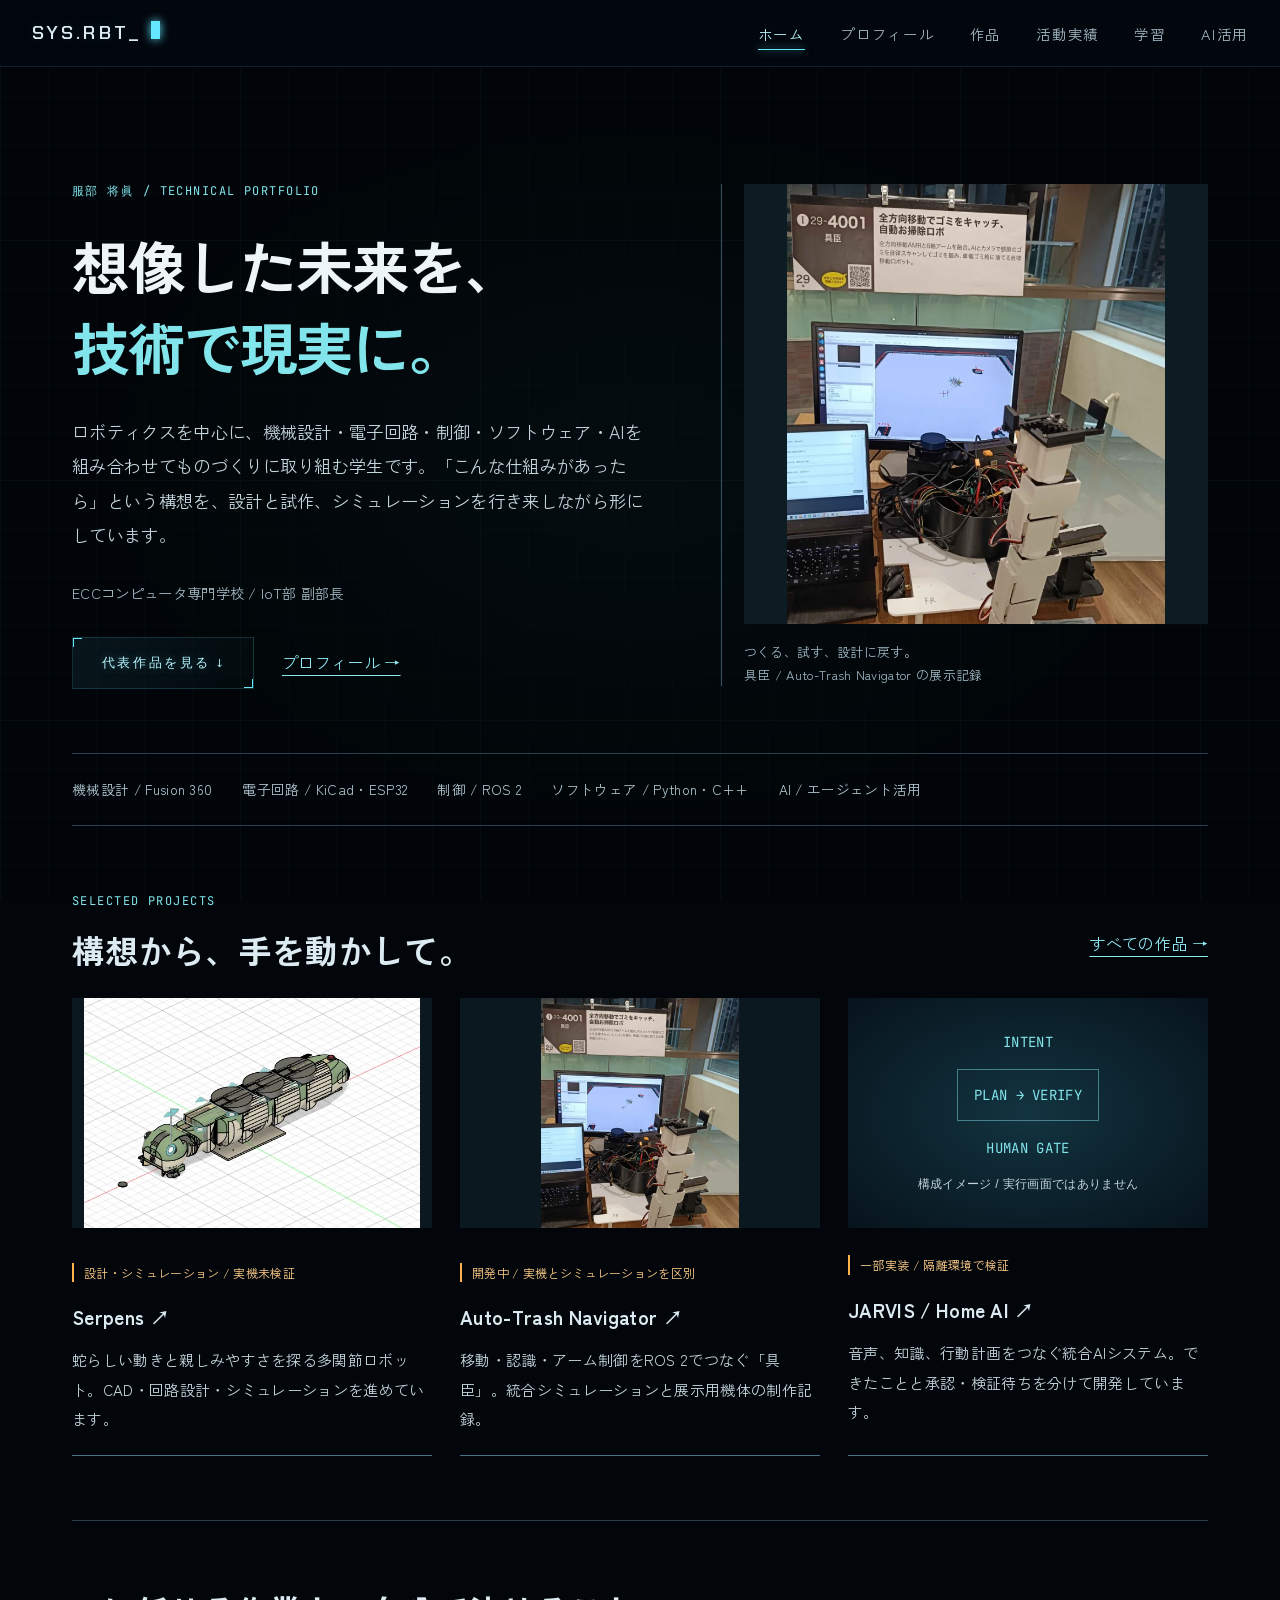
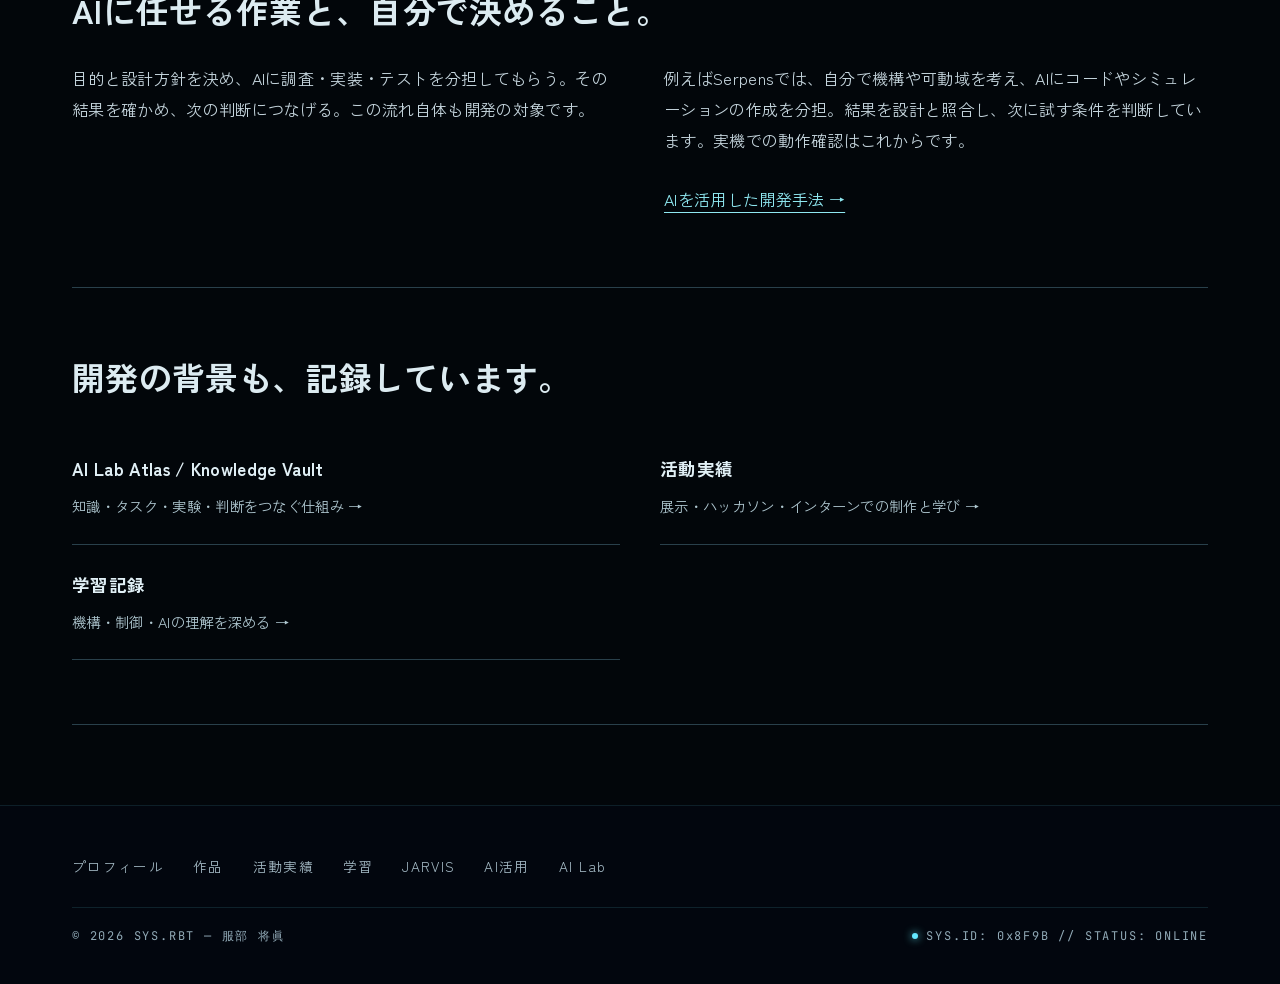
<file: index.html>
<!DOCTYPE html>
<html lang="ja">
<head>
    <script>document.documentElement.classList.add('js');setTimeout(function(){document.body&&document.body.classList.add('is-loaded')},2500)</script>
    <meta charset="UTF-8">
    <meta name="viewport" content="width=device-width, initial-scale=1.0">
    <title>想像した未来を、技術で現実に。 — 服部 将眞 | SYS.RBT</title>
    <link rel="preconnect" href="https://fonts.googleapis.com">
    <link rel="preconnect" href="https://fonts.gstatic.com" crossorigin>
    <link href="https://fonts.googleapis.com/css2?family=Chakra+Petch:wght@400;600&family=JetBrains+Mono:wght@400&family=Shippori+Mincho:wght@700&family=Zen+Kaku+Gothic+Antique:wght@300;500;700&display=swap" rel="stylesheet">
    <link rel="stylesheet" href="assets/css/style.css?v=26">
    <meta name="description" content="服部将眞の技術ポートフォリオ。ロボティクス、機械設計、電子回路、制御、ソフトウェア、AIを横断した制作と検証の記録。">
    <link rel="canonical" href="https://portfolio-weld-three-44.vercel.app/">
    <meta name="theme-color" content="#02060a">
    <link rel="icon" href="assets/favicon.svg" type="image/svg+xml">
    <meta property="og:type" content="website">
    <meta property="og:site_name" content="SYS.RBT">
    <meta property="og:locale" content="ja_JP">
    <meta property="og:title" content="想像した未来を、技術で現実に。 — 服部 将眞">
    <meta property="og:description" content="服部将眞の技術ポートフォリオ。ロボティクス、機械設計、電子回路、制御、ソフトウェア、AIを横断した制作と検証の記録。">
    <meta property="og:url" content="https://portfolio-weld-three-44.vercel.app/">
    <meta property="og:image" content="https://portfolio-weld-three-44.vercel.app/assets/images/og.jpg">
    <meta property="og:image:width" content="1200">
    <meta property="og:image:height" content="630">
    <meta property="og:image:alt" content="服部 将眞 — ハードウェア＆ロボティクス エンジニア。自作ロボットのワイヤーフレームモデル">
    <meta name="twitter:card" content="summary_large_image">
    <meta name="twitter:title" content="想像した未来を、技術で現実に。 — 服部 将眞">
    <meta name="twitter:description" content="服部将眞の技術ポートフォリオ。ロボティクス、機械設計、電子回路、制御、ソフトウェア、AIを横断した制作と検証の記録。">
    <meta name="twitter:image" content="https://portfolio-weld-three-44.vercel.app/assets/images/og.jpg">

<link rel="stylesheet" href="assets/css/editorial.css?v=2">
</head>
<body class="editorial"><a class="skip-link" href="#main">本文へスキップ</a><div class="grid-background" aria-hidden="true"></div><nav class="navbar">
        <div class="nav-container">
            <a href="index.html" class="active" aria-current="page" class="logo">
                <span class="logo-text">SYS.RBT_</span>
                <span class="cursor"></span>
            </a>
            <ul class="nav-links" id="site-nav">
                <li><a href="index.html" class="active" aria-current="page">ホーム</a></li>
                <li><a href="profile.html">プロフィール</a></li>
                <li><a href="works.html">作品</a></li>
                <li><a href="activities.html">活動実績</a></li>
                <li><a href="learning.html">学習</a></li><li><a href="ai-workflow.html">AI活用</a></li>
            </ul>
            <button class="hamburger" type="button" aria-label="メニューを開く" aria-controls="site-nav" aria-expanded="false">
                <div class="line1"></div>
                <div class="line2"></div>
                <div class="line3"></div>
            </button>
        </div>
    </nav><main id="main" class="editorial-main container"><section class="intro-grid"><div><p class="eyebrow">服部 将眞 / TECHNICAL PORTFOLIO</p><h1>想像した未来を、<br><em>技術で現実に。</em></h1><p class="intro-copy">ロボティクスを中心に、機械設計・電子回路・制御・ソフトウェア・AIを組み合わせてものづくりに取り組む学生です。「こんな仕組みがあったら」という構想を、設計と試作、シミュレーションを行き来しながら形にしています。</p><p class="identity-line">ECCコンピュータ専門学校 / IoT部 副部長</p><div class="action-row"><a class="btn-holo" href="#selected">代表作品を見る ↓</a><a class="text-link" href="profile.html">プロフィール →</a></div></div><figure class="hero-photo"><img src="assets/images/opt/gushin-exhibit-800.webp" width="686" height="800" fetchpriority="high" alt="自作ロボット具臣の展示時の写真"><figcaption>つくる、試す、設計に戻す。<br>具臣 / Auto-Trash Navigator の展示記録</figcaption></figure></section>
<div class="discipline-line" aria-label="扱う技術"><span>機械設計 / Fusion 360</span><span>電子回路 / KiCad・ESP32</span><span>制御 / ROS 2</span><span>ソフトウェア / Python・C++</span><span>AI / エージェント活用</span></div>
<section id="selected" class="story-section"><div class="section-title-row"><div><p class="eyebrow">SELECTED PROJECTS</p><h2>構想から、手を動かして。</h2></div><a class="text-link" href="works.html">すべての作品 →</a></div><div class="selected-grid"><article class="project-entry"><img src="assets/images/opt/serpens-main-cad.webp" width="594" height="406" loading="lazy" decoding="async" alt="Serpensの設計・制作記録"><div class="project-entry-body"><span class="state-label">設計・シミュレーション / 実機未検証</span><h3><a href="works.html#modal-serpens">Serpens <span aria-hidden="true">↗</span></a></h3><p>蛇らしい動きと親しみやすさを探る多関節ロボット。CAD・回路設計・シミュレーションを進めています。</p></div></article><article class="project-entry"><img src="assets/images/opt/gushin-exhibit-800.webp" width="686" height="800" loading="lazy" decoding="async" alt="Auto-Trash Navigatorの設計・制作記録"><div class="project-entry-body"><span class="state-label">開発中 / 実機とシミュレーションを区別</span><h3><a href="works.html#modal-gushin">Auto-Trash Navigator <span aria-hidden="true">↗</span></a></h3><p>移動・認識・アーム制御をROS 2でつなぐ「具臣」。統合シミュレーションと展示用機体の制作記録。</p></div></article><article class="project-entry"><div class="system-visual" aria-hidden="true"><span>INTENT</span><span>PLAN → VERIFY</span><span>HUMAN GATE</span><small>構成イメージ / 実行画面ではありません</small></div><div class="project-entry-body"><span class="state-label">一部実装 / 隔離環境で検証</span><h3><a href="jarvis.html">JARVIS / Home AI <span aria-hidden="true">↗</span></a></h3><p>音声、知識、行動計画をつなぐ統合AIシステム。できたことと承認・検証待ちを分けて開発しています。</p></div></article></div></section><section class="story-section"><h2>AIに任せる作業と、自分で決めること。</h2><div class="split-copy"><p>目的と設計方針を決め、AIに調査・実装・テストを分担してもらう。その結果を確かめ、次の判断につなげる。この流れ自体も開発の対象です。</p><div><p>例えばSerpensでは、自分で機構や可動域を考え、AIにコードやシミュレーションの作成を分担。結果を設計と照合し、次に試す条件を判断しています。実機での動作確認はこれからです。</p><a class="text-link" href="ai-workflow.html">AIを活用した開発手法 →</a></div></div></section><section class="story-section"><h2>開発の背景も、記録しています。</h2><div class="link-grid"><a href="ai-lab.html"><strong>AI Lab Atlas / Knowledge Vault</strong><span>知識・タスク・実験・判断をつなぐ仕組み →</span></a><a href="activities.html"><strong>活動実績</strong><span>展示・ハッカソン・インターンでの制作と学び →</span></a><a href="learning.html"><strong>学習記録</strong><span>機構・制御・AIの理解を深める →</span></a></div></section></main><footer class="footer">
        <div class="container">
            <nav class="footer-nav" aria-label="サイト内リンク"><a href="profile.html">プロフィール</a><a href="works.html">作品</a><a href="activities.html">活動実績</a><a href="learning.html">学習</a><a href="jarvis.html">JARVIS</a><a href="ai-workflow.html">AI活用</a><a href="ai-lab.html">AI Lab</a></nav>
            <div class="footer-meta">
                <p>&copy; <span id="year"></span> SYS.RBT — 服部 将眞</p>
                <div class="system-id"><i class="ps-dot"></i>SYS.ID: 0x8F9B // STATUS: ONLINE</div>
            </div>
        </div>
    </footer><script defer src="assets/js/main.js"></script></body></html>
</file>
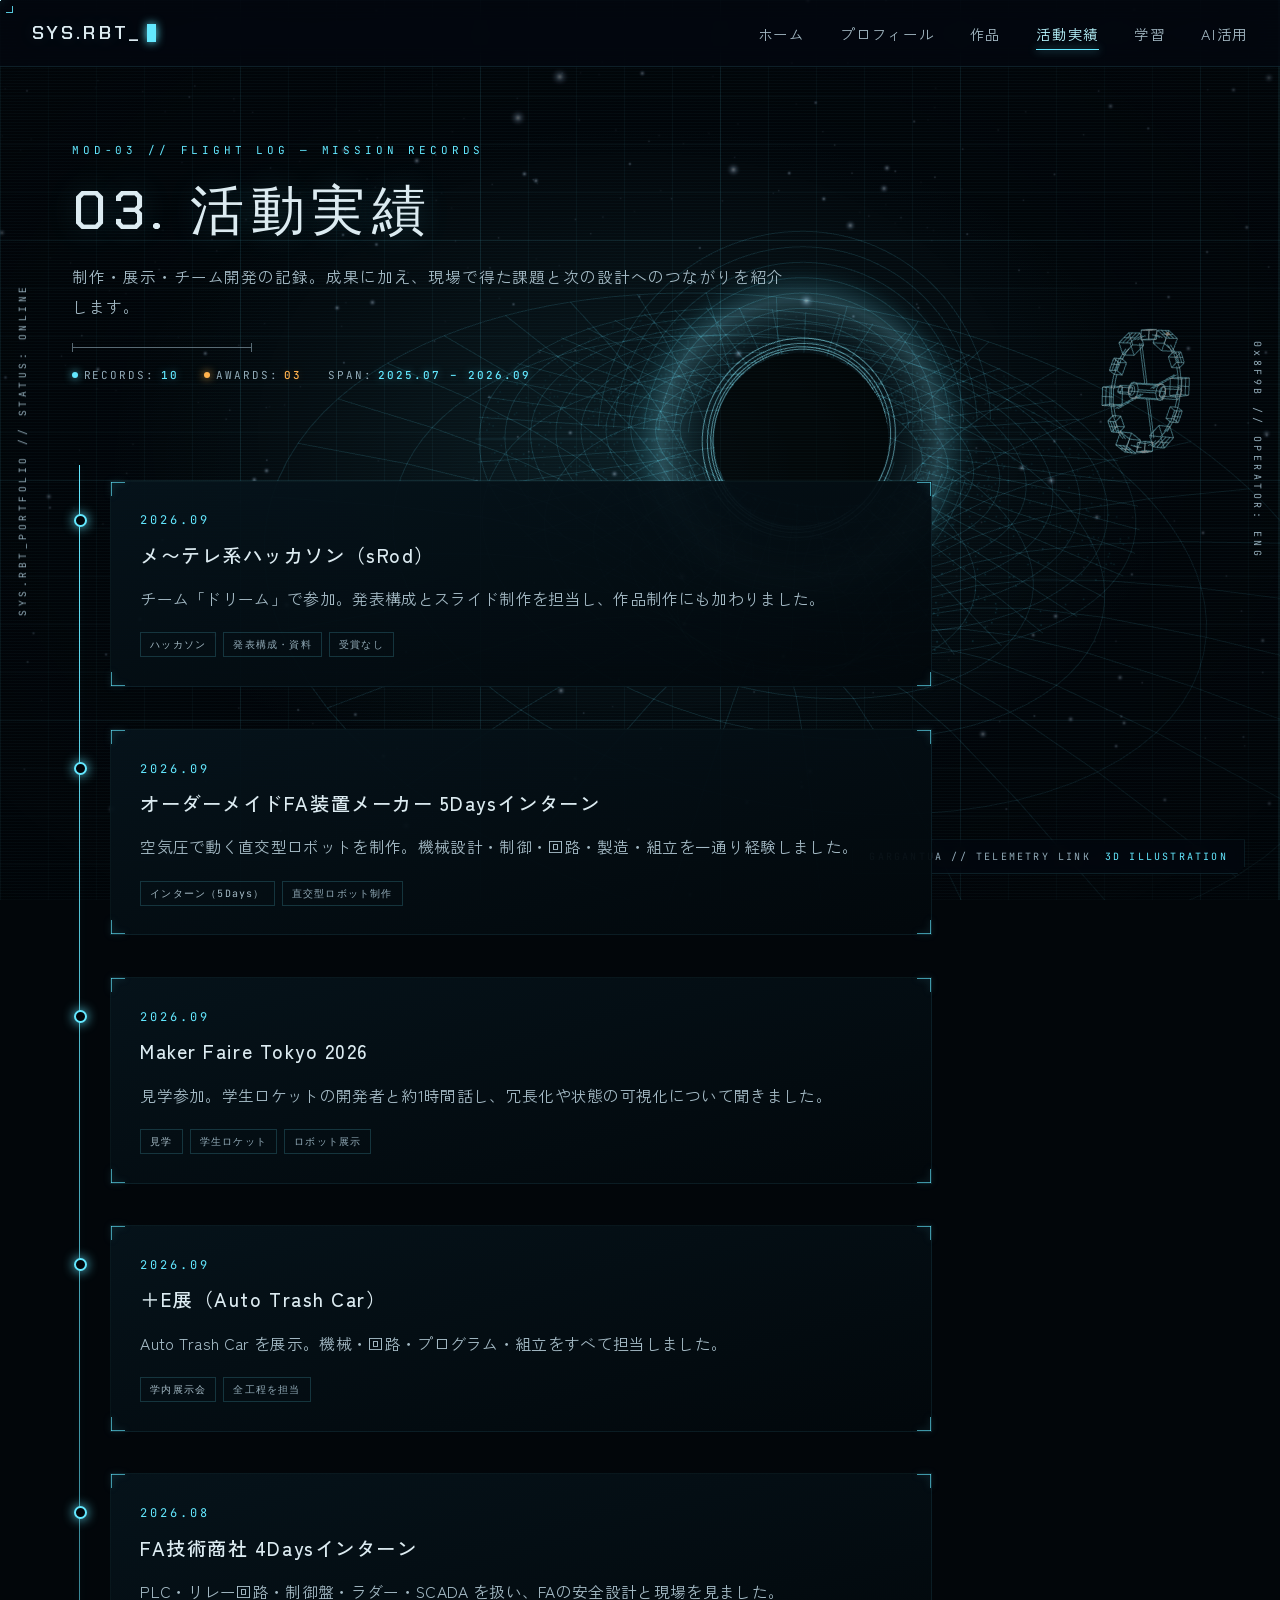
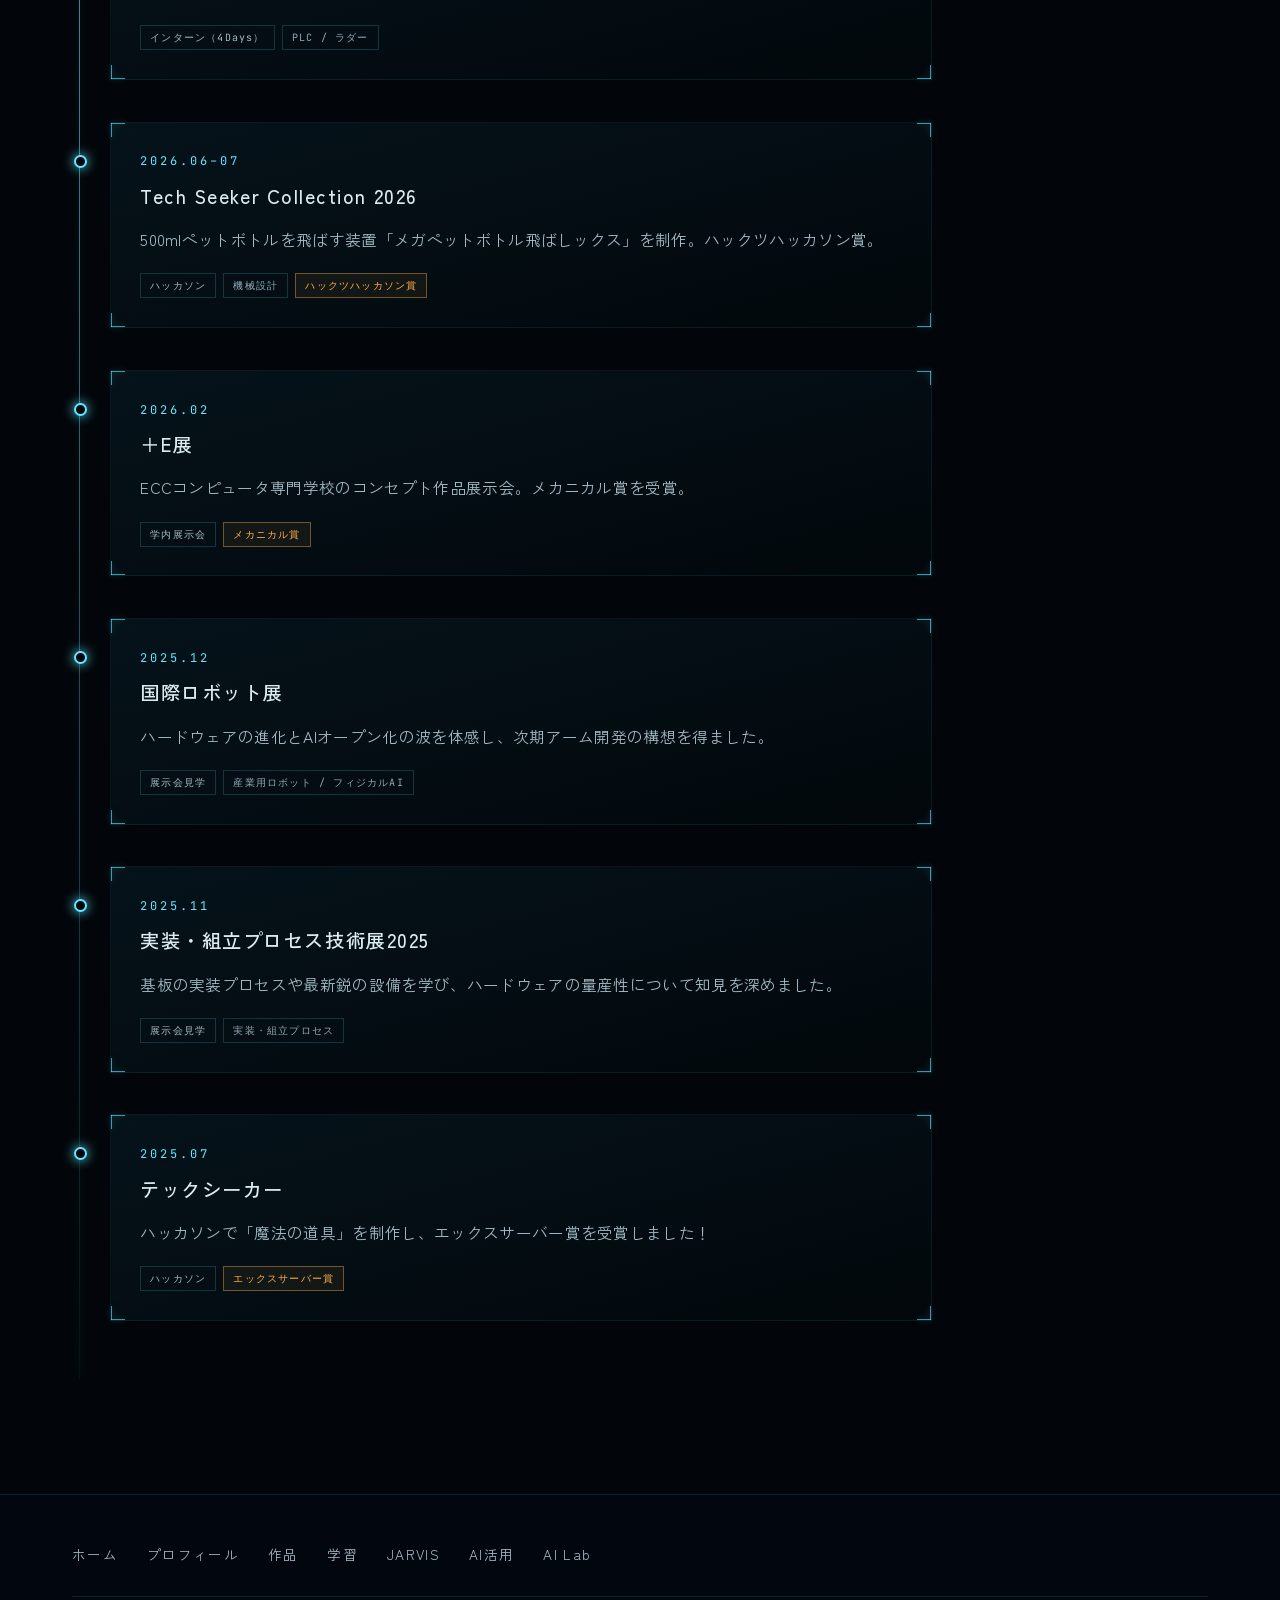
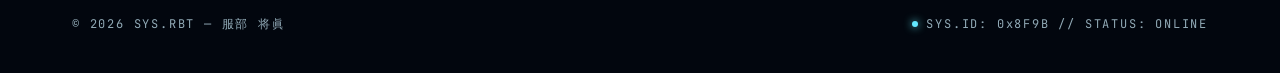
<file: activities.html>
<!DOCTYPE html>
<html lang="ja">
<head>
    <script>document.documentElement.classList.add('js');setTimeout(function(){document.body&&document.body.classList.add('is-loaded')},2500)</script>
    <meta charset="UTF-8">
    <meta name="viewport" content="width=device-width, initial-scale=1.0">
    <title>活動実績 — 展示会・ハッカソン | SYS.RBT</title>
    <link rel="preconnect" href="https://fonts.googleapis.com">
    <link rel="preconnect" href="https://fonts.gstatic.com" crossorigin>
    <link href="https://fonts.googleapis.com/css2?family=Chakra+Petch:wght@400;600&family=JetBrains+Mono:wght@400&family=Shippori+Mincho:wght@700&family=Zen+Kaku+Gothic+Antique:wght@300;500;700&display=swap" rel="stylesheet">
    <link rel="stylesheet" href="assets/css/style.css?v=26">
    <meta name="description" content="＋E展メカニカル賞、国際ロボット展2025、実装・組立プロセス技術展、テックシーカー（エックスサーバー賞）。現場で得た知見の記録。">
    <link rel="canonical" href="https://portfolio-weld-three-44.vercel.app/activities.html">
    <meta name="theme-color" content="#02060a">
    <link rel="icon" href="assets/favicon.svg" type="image/svg+xml">
    <meta property="og:type" content="website">
    <meta property="og:site_name" content="SYS.RBT">
    <meta property="og:locale" content="ja_JP">
    <meta property="og:title" content="活動実績 — 展示会・ハッカソン | SYS.RBT">
    <meta property="og:description" content="＋E展メカニカル賞、国際ロボット展2025、実装・組立プロセス技術展、テックシーカー（エックスサーバー賞）。現場で得た知見の記録。">
    <meta property="og:url" content="https://portfolio-weld-three-44.vercel.app/activities.html">
    <meta property="og:image" content="https://portfolio-weld-three-44.vercel.app/assets/images/og.jpg">
    <meta property="og:image:width" content="1200">
    <meta property="og:image:height" content="630">
    <meta property="og:image:alt" content="服部 将眞 — ハードウェア＆ロボティクス エンジニア。自作ロボットのワイヤーフレームモデル">
    <meta name="twitter:card" content="summary_large_image">
    <meta name="twitter:title" content="活動実績 — 展示会・ハッカソン | SYS.RBT">
    <meta name="twitter:description" content="＋E展メカニカル賞、国際ロボット展2025、実装・組立プロセス技術展、テックシーカー（エックスサーバー賞）。現場で得た知見の記録。">
    <meta name="twitter:image" content="https://portfolio-weld-three-44.vercel.app/assets/images/og.jpg">
<link rel="stylesheet" href="assets/css/editorial.css?v=1">
</head>
<body>
    <a class="skip-link" href="#main">本文へスキップ</a>
    <div class="grid-background"></div>
    <div class="bg-vignette"></div>
    <div id="vehicle-canvas" data-vehicle="blackhole"></div>
    <div class="vehicle-caption"><span>GARGANTUA // TELEMETRY LINK</span><span class="vc-live">3D ILLUSTRATION</span></div>

    <!-- Side labels for premium vibe -->
    <div class="side-label-left">SYS.RBT_PORTFOLIO // STATUS: ONLINE</div>
    <div class="side-label-right">0x8F9B // OPERATOR: ENG</div>

    <nav class="navbar">
        <div class="nav-container">
            <a href="index.html" class="logo">
                <span class="logo-text">SYS.RBT_</span><span class="cursor"></span>
            </a>
            <ul class="nav-links" id="site-nav">
                <li><a href="index.html">ホーム</a></li>
                <li><a href="profile.html">プロフィール</a></li>
                <li><a href="works.html">作品</a></li>
                <li><a href="activities.html" class="active">活動実績</a></li>
                <li><a href="learning.html">学習</a></li><li><a href="ai-workflow.html">AI活用</a></li>
            </ul>
            <button class="hamburger" type="button" aria-label="メニューを開く" aria-controls="site-nav" aria-expanded="false">
                <div class="line1"></div>
                <div class="line2"></div>
                <div class="line3"></div>
            </button>
        </div>
    </nav>

    <main id="main" class="page-main container">
                        <section class="page-header fade-in">
            <p class="page-eyebrow">MOD-03 // FLIGHT LOG — MISSION RECORDS</p>
            <h1 class="page-title">03. 活動実績</h1>
            <p class="page-subtitle">制作・展示・チーム開発の記録。成果に加え、現場で得た課題と次の設計へのつながりを紹介します。</p>
            <div class="title-line"></div>
            <div class="page-status" aria-label="ページステータス">
                <span><i class="ps-dot"></i>RECORDS: <b>10</b></span>
                <span class="ps-warn"><i class="ps-dot"></i>AWARDS: <b>03</b></span>
                <span>SPAN: <b>2025.07 – 2026.09</b></span>
            </div>
        </section>

        <section class="timeline-container fade-in">
            <h2 class="sr-only">活動タイムライン</h2>
            <div class="timeline-line"></div>

            <div class="timeline-item" data-modal="modal-srod">
                <div class="timeline-dot"></div>
                <div class="timeline-date">2026.09</div>
                <div class="timeline-content">
                    <h3 class="timeline-title">メ〜テレ系ハッカソン（sRod）</h3>
                    <p class="timeline-desc">チーム「ドリーム」で参加。発表構成とスライド制作を担当し、作品制作にも加わりました。</p>
                    <div class="tl-chips"><span class="tl-chip ">ハッカソン</span><span class="tl-chip is-dim">発表構成・資料</span><span class="tl-chip is-dim">受賞なし</span></div>
                </div>
            </div>

            <div class="timeline-item" data-modal="modal-fa5">
                <div class="timeline-dot"></div>
                <div class="timeline-date">2026.09</div>
                <div class="timeline-content">
                    <h3 class="timeline-title">オーダーメイドFA装置メーカー 5Daysインターン</h3>
                    <p class="timeline-desc">空気圧で動く直交型ロボットを制作。機械設計・制御・回路・製造・組立を一通り経験しました。</p>
                    <div class="tl-chips"><span class="tl-chip ">インターン（5Days）</span><span class="tl-chip is-dim">直交型ロボット制作</span></div>
                </div>
            </div>

            <div class="timeline-item" data-modal="modal-mft">
                <div class="timeline-dot"></div>
                <div class="timeline-date">2026.09</div>
                <div class="timeline-content">
                    <h3 class="timeline-title">Maker Faire Tokyo 2026</h3>
                    <p class="timeline-desc">見学参加。学生ロケットの開発者と約1時間話し、冗長化や状態の可視化について聞きました。</p>
                    <div class="tl-chips"><span class="tl-chip ">見学</span><span class="tl-chip is-dim">学生ロケット</span><span class="tl-chip is-dim">ロボット展示</span></div>
                </div>
            </div>

            <div class="timeline-item" data-modal="modal-pluse26">
                <div class="timeline-dot"></div>
                <div class="timeline-date">2026.09</div>
                <div class="timeline-content">
                    <h3 class="timeline-title">＋E展（Auto Trash Car）</h3>
                    <p class="timeline-desc">Auto Trash Car を展示。機械・回路・プログラム・組立をすべて担当しました。</p>
                    <div class="tl-chips"><span class="tl-chip ">学内展示会</span><span class="tl-chip is-dim">全工程を担当</span></div>
                </div>
            </div>

            <div class="timeline-item" data-modal="modal-fa4">
                <div class="timeline-dot"></div>
                <div class="timeline-date">2026.08</div>
                <div class="timeline-content">
                    <h3 class="timeline-title">FA技術商社 4Daysインターン</h3>
                    <p class="timeline-desc">PLC・リレー回路・制御盤・ラダー・SCADA を扱い、FAの安全設計と現場を見ました。</p>
                    <div class="tl-chips"><span class="tl-chip ">インターン（4Days）</span><span class="tl-chip is-dim">PLC / ラダー</span></div>
                </div>
            </div>

            <div class="timeline-item" data-modal="modal-ts26">
                <div class="timeline-dot"></div>
                <div class="timeline-date">2026.06–07</div>
                <div class="timeline-content">
                    <h3 class="timeline-title">Tech Seeker Collection 2026</h3>
                    <p class="timeline-desc">500mlペットボトルを飛ばす装置「メガペットボトル飛ばしックス」を制作。ハックツハッカソン賞。</p>
                    <div class="tl-chips"><span class="tl-chip ">ハッカソン</span><span class="tl-chip is-dim">機械設計</span><span class="tl-chip is-award">ハックツハッカソン賞</span></div>
                </div>
            </div>


            <div class="timeline-item" data-modal="modal-1">
                <div class="timeline-dot"></div>
                <div class="timeline-date">2026.02</div>
                <div class="timeline-content">
                    <h3 class="timeline-title">＋E展</h3>
                    <p class="timeline-desc">ECCコンピュータ専門学校のコンセプト作品展示会。メカニカル賞を受賞。</p>
                    <div class="tl-chips"><span class="tl-chip ">学内展示会</span><span class="tl-chip is-award">メカニカル賞</span></div>
                </div>
            </div>

            <div class="timeline-item" data-modal="modal-2">
                <div class="timeline-dot"></div>
                <div class="timeline-date">2025.12</div>
                <div class="timeline-content">
                    <h3 class="timeline-title">国際ロボット展</h3>
                    <p class="timeline-desc">ハードウェアの進化とAIオープン化の波を体感し、次期アーム開発の構想を得ました。</p>
                    <div class="tl-chips"><span class="tl-chip ">展示会見学</span><span class="tl-chip is-dim">産業用ロボット / フィジカルAI</span></div>
                </div>
            </div>

            <div class="timeline-item" data-modal="modal-3">
                <div class="timeline-dot"></div>
                <div class="timeline-date">2025.11</div>
                <div class="timeline-content">
                    <h3 class="timeline-title">実装・組立プロセス技術展2025</h3>
                    <p class="timeline-desc">基板の実装プロセスや最新鋭の設備を学び、ハードウェアの量産性について知見を深めました。</p>
                    <div class="tl-chips"><span class="tl-chip ">展示会見学</span><span class="tl-chip is-dim">実装・組立プロセス</span></div>
                </div>
            </div>

            <div class="timeline-item" data-modal="modal-4">
                <div class="timeline-dot"></div>
                <div class="timeline-date">2025.07</div>
                <div class="timeline-content">
                    <h3 class="timeline-title">テックシーカー</h3>
                    <p class="timeline-desc">ハッカソンで「魔法の道具」を制作し、エックスサーバー賞を受賞しました！</p>
                    <div class="tl-chips"><span class="tl-chip ">ハッカソン</span><span class="tl-chip is-award">エックスサーバー賞</span></div>
                </div>
            </div>
        </section>
    </main>

    <!-- Modals -->
    <!-- sRod hackathon -->
    <div class="modal-overlay" id="modal-srod">
        <div class="modal-container fade-in">
            <button class="modal-close">&times;</button>
            <div class="modal-header">
                <h2 class="modal-title">メ〜テレ系ハッカソン（sRod）</h2>
                <div class="modal-date">2026.09 / チーム「ドリーム」</div>
                <div class="dossier-meta"><span class="dm-item"><i>LOG</i>01</span><span class="dm-item"><i>DATE</i>2026.09</span><span class="dm-item"><i>TYPE</i>ハッカソン</span><span class="dm-item"><i>ROLE</i>発表構成 / 資料 / 制作</span></div>
            </div>
            <div class="modal-body">
                <div class="project-media">
                    <div class="media-main">
                    <img src="assets/images/opt/srod-grip-1600.webp"
                        srcset="assets/images/opt/srod-grip-800.webp 800w, assets/images/opt/srod-grip-1600.webp 1200w"
                        sizes="(max-width: 700px) 92vw, 760px" width="1200" height="1600"
                        loading="lazy" decoding="async"
                        alt="sRod の握り部分と筐体" data-caption="sRod の握り部分と筐体上部。杖の全長やARグラス、ESP32はこの写真には写っていません">
</div>
                </div>

                <h3 class="doc-h">【活動内容】</h3>
                <p class="doc-p">チーム「ドリーム」で参加し、作品 <strong>sRod</strong> を制作しました。ARグラス、ESP32、MQTT、CAD を使用しています。私は発表構成を主導し、スライド制作をかなりの部分担当したほか、想定質問の作成と発表練習の方向づけ、作品制作にも加わりました。</p>
                <p class="doc-p doc-note"><strong>本番の登壇は別のメンバーが担当しています。</strong>私が壇上で発表したわけではありません。</p>

                <h3 class="doc-h">【結果と反省】</h3>
                <p class="doc-p">受賞はありませんでした。懇親会では、発表や質疑への対応について良いフィードバックをもらいました。<br>
                反省点は、<strong>対象範囲を広げすぎてプロダクトの尖りが弱かった</strong>ことです。</p>

                <h3 class="doc-h">【学んだこと】</h3>
                <ul class="doc-bullets">
                    <li>誰のためのものかを絞ること</li>
                    <li>そのプロダクトでしか出せない価値を定めること</li>
                    <li>短い時間で価値を伝えること</li>
                </ul>

                <h3 class="doc-h">【使用技術】</h3>
                <ul class="tech-list">
                    <li>ARグラス</li>
                    <li>ESP32</li>
                    <li>MQTT</li>
                    <li>CAD</li>
                </ul>

                <h3 class="doc-h">【関連リンク】</h3>
                <div class="project-links">
                    <a href="https://geek.supporterz.jp/extra/electricsheep" target="_blank" rel="noopener noreferrer" class="btn-doc">イベントページ</a>
                </div>
            </div>
        </div>
    </div>

    <!-- FA maker 5-day internship -->
    <div class="modal-overlay" id="modal-fa5">
        <div class="modal-container fade-in">
            <button class="modal-close">&times;</button>
            <div class="modal-header">
                <h2 class="modal-title">オーダーメイドFA装置メーカー 5Daysインターン</h2>
                <div class="modal-date">2026.09 / 企業名は非公開</div>
                <div class="dossier-meta"><span class="dm-item"><i>LOG</i>02</span><span class="dm-item"><i>DATE</i>2026.09</span><span class="dm-item"><i>TYPE</i>インターン（5Days）</span><span class="dm-item"><i>FOCUS</i>機械設計 / 制御 / 回路</span></div>
            </div>
            <div class="modal-body">

                <figure class="flow-fig">
                    <svg viewBox="0 0 680 120" role="img" aria-label="空気圧で動く直交型ロボットの構成">
                        <defs>
                            <marker id="fa" viewBox="0 0 10 10" refX="9" refY="5" markerWidth="7" markerHeight="7" orient="auto">
                                <path d="M0 0 L10 5 L0 10" fill="none" stroke="currentColor" stroke-width="1.6"></path>
                            </marker>
                        </defs>
                        <g transform="translate(12 30)">
                            <rect width="200" height="60" fill="none" stroke="currentColor" stroke-width="1"></rect>
                            <path d="M0 14 L0 0 L14 0" fill="none" stroke="currentColor" stroke-width="2"></path>
                            <path d="M200 46 L200 60 L186 60" fill="none" stroke="currentColor" stroke-width="2"></path>
                            <text x="100" y="36" text-anchor="middle" font-size="16" fill="currentColor">ラダー（PLC）</text>
                        </g><line x1="212" y1="60" x2="232" y2="60" stroke="currentColor" stroke-width="1.4" marker-end="url(#fa)"></line>
                        <g transform="translate(236 30)">
                            <rect width="200" height="60" fill="none" stroke="currentColor" stroke-width="1"></rect>
                            <path d="M0 14 L0 0 L14 0" fill="none" stroke="currentColor" stroke-width="2"></path>
                            <path d="M200 46 L200 60 L186 60" fill="none" stroke="currentColor" stroke-width="2"></path>
                            <text x="100" y="36" text-anchor="middle" font-size="16" fill="currentColor">バルブ / シリンダー</text>
                        </g><line x1="436" y1="60" x2="456" y2="60" stroke="currentColor" stroke-width="1.4" marker-end="url(#fa)"></line>
                        <g transform="translate(460 30)">
                            <rect width="200" height="60" fill="none" stroke="currentColor" stroke-width="1"></rect>
                            <path d="M0 14 L0 0 L14 0" fill="none" stroke="currentColor" stroke-width="2"></path>
                            <path d="M200 46 L200 60 L186 60" fill="none" stroke="currentColor" stroke-width="2"></path>
                            <text x="100" y="36" text-anchor="middle" font-size="16" fill="currentColor">ワーク搬送</text>
                        </g>
                    </svg>
                    <figcaption class="plate-cap">
                        <span class="plate-id">DIAGRAM</span>
                        <span class="plate-text">空気圧で動く直交型ロボットの構成（一般化した構成図。実際の企業設備を再現したものではありません）</span>
                        <span class="plate-credit">DIAGRAM</span>
                    </figcaption>
                </figure>


                <h3 class="doc-h">【活動内容】</h3>
                <p class="doc-p">機械設計・制御・回路・製造・組立・工場見学・キャリアデザインを含むプログラムに参加し、<strong>空気圧で動く直交型ロボット</strong>を制作しました。</p>
                <ul class="doc-bullets">
                    <li>アルミフレームの組立（切断は担当していません）</li>
                    <li>配管、レールの平行出し</li>
                    <li>センサ、シリンダー</li>
                    <li>ラダー</li>
                    <li>ロボットアーム、ワークの搬送 / 加工 / 排出</li>
                </ul>

                <h3 class="doc-h">【工夫・苦労した点】</h3>
                <p class="doc-p doc-note">ラダーの自己保持や、複雑な条件の修正に苦戦しました。慣れてくると、おかしいときに<strong>どのあたりを確認すればよいか</strong>の見当がつくようになりました。<br>
                なお、タイミングチャートは作成していません。</p>

                <h3 class="doc-h">【学んだこと】</h3>
                <p class="doc-p">社員の方から、旋盤などの工作機械では部位によって<strong>数µm単位の調整</strong>が必要になる場合もあると聞きました。<span class="doc-aside">（私自身がその精度調整を行ったわけではありません）</span></p>

                <h3 class="doc-h">【使用技術】</h3>
                <ul class="tech-list">
                    <li>ラダー（PLC）</li>
                    <li>空気圧シリンダー・バルブ</li>
                    <li>各種センサ</li>
                    <li>アルミフレーム組立・配管</li>
                </ul>
                <p class="doc-p doc-aside">企業の写真・動画は使用していません。図は一般化した構成であり、実際の設備を再現したものではありません。</p>
            </div>
        </div>
    </div>

    <!-- Maker Faire Tokyo 2026 -->
    <div class="modal-overlay" id="modal-mft">
        <div class="modal-container fade-in">
            <button class="modal-close">&times;</button>
            <div class="modal-header">
                <h2 class="modal-title">Maker Faire Tokyo 2026</h2>
                <div class="modal-date">2026.09 / 見学</div>
                <div class="dossier-meta"><span class="dm-item"><i>LOG</i>03</span><span class="dm-item"><i>DATE</i>2026.09</span><span class="dm-item"><i>TYPE</i>見学</span><span class="dm-item"><i>FOCUS</i>学生ロケット / ロボット展示</span></div>
            </div>
            <div class="modal-body">
                <h3 class="doc-h">【見てきたもの】</h3>
                <ul class="doc-bullets">
                    <li>ロボコンロボット</li>
                    <li>SO-ARM / SO-101系</li>
                    <li>Seeed Studio 関連のロボット</li>
                    <li>衛星</li>
                    <li>学生ロケット</li>
                    <li>魚型の水中ロボット</li>
                </ul>

                <h3 class="doc-h">【学生ロケットの開発者と話して学んだこと】</h3>
                <p class="doc-p">学生ロケットの開発者の方と約1時間話をさせてもらいました。</p>
                <ul class="doc-bullets">
                    <li>小型の基板に多数のセンサを搭載する設計</li>
                    <li>冗長化、そして異なる構成を使うことによる冗長性</li>
                    <li>LEDで通電や状態を見えるようにする工夫</li>
                    <li>燃料について</li>
                    <li>成功した例と失敗した例</li>
                </ul>
                <p class="doc-p doc-note"><strong>私がロケットを作ったわけではありません。</strong>開発者の方から話を聞いて学んだ内容です。</p>

                <h3 class="doc-h">【ロボット展示から持ち帰ったもの】</h3>
                <ul class="doc-bullets">
                    <li>模倣学習のデータの正しさを判断しやすくする工夫</li>
                    <li>魚型ロボットのひれ型推進</li>
                    <li>ロボットの感情や状態を、別のロボットが読み取って表現する展示</li>
                </ul>
                <p class="doc-p">最後の展示は、いま進めている <strong>Serpens</strong> のかなり大きな着想源になりました。Serpens は「部屋を巡回して、家の中のことをユーザーに教えてくれるペットロボット」という初期構想から始まっています。<a href="works.html#modal-serpens" class="inline-link">Serpens の詳細を見る →</a></p>

                <div class="project-media">
                    <div class="media-main">
                    <img class="is-native" src="assets/images/opt/serpens-main-cad.webp" width="594" height="406"
                        loading="lazy" decoding="async"
                        alt="Serpens の全体CAD" data-caption="Serpens の全体CAD（構想段階）。実機写真ではありません" data-credit="CAD: 服部 将眞">
</div>
                </div>
                <p class="doc-p doc-aside">会場で撮影した展示写真は、出展者・主催者への掲載可否の確認が済んでいないため掲載していません。</p>
            </div>
        </div>
    </div>

    <!-- +E exhibition 2026.09 -->
    <div class="modal-overlay" id="modal-pluse26">
        <div class="modal-container fade-in">
            <button class="modal-close">&times;</button>
            <div class="modal-header">
                <h2 class="modal-title">＋E展（Auto Trash Car）</h2>
                <div class="modal-date">2026.09 / 学内展示会</div>
                <div class="dossier-meta"><span class="dm-item"><i>LOG</i>04</span><span class="dm-item"><i>DATE</i>2026.09</span><span class="dm-item"><i>TYPE</i>学内展示会</span><span class="dm-item"><i>ROLE</i>機械 / 回路 / プログラム / 組立</span></div>
            </div>
            <div class="modal-body">
                <div class="project-media">
                    <div class="media-main">
                    <img src="assets/images/opt/gushin-model-1400.webp"
                        srcset="assets/images/opt/gushin-model-800.webp 800w, assets/images/opt/gushin-model-1400.webp 1400w"
                        sizes="(max-width: 700px) 92vw, 760px" width="1400" height="1185"
                        loading="lazy" decoding="async"
                        alt="Auto Trash Car の実寸ワイヤーフレームモデル" data-caption="Auto Trash Car のCADモデル（実寸から起こしたワイヤーフレーム）。実機写真ではありません" data-credit="CG: 服部 将眞">
</div>
                </div>

                <h3 class="doc-h">【活動内容】</h3>
                <p class="doc-p">＋E展に <strong>Auto Trash Car</strong> を展示しました。機械・回路・プログラム・組立は、すべて私が担当しています。</p>

                <h3 class="doc-h">【展示時点の実装状態】</h3>
                <div class="spec-grid">
                    <div class="spec-cell"><div class="spec-key">SIMULATION</div><div class="spec-val">自律移動まで確認</div></div>
                    <div class="spec-cell"><div class="spec-key">実機</div><div class="spec-val">タイヤ駆動まで</div></div>
                    <div class="spec-cell"><div class="spec-key">実機の自律走行</div><div class="spec-val">未完成</div></div>
                </div>
                <p class="doc-p doc-note">展示した時点では、<strong>シミュレーション上で自律移動まで確認できている</strong>段階で、<strong>実機はタイヤの駆動まで</strong>でした。実機でセンサを使った自律走行は、まだできていません。</p>

                <h3 class="doc-h">【関連リンク】</h3>
                <div class="project-links">
                    <a href="https://github.com/hattoir/auto-trash-navigator" target="_blank" rel="noopener noreferrer" class="btn-doc">GitHub リポジトリ</a>
                    <a href="works.html#modal-gushin" class="btn-doc">作品ページで詳しく見る</a>
                </div>
            </div>
        </div>
    </div>

    <!-- FA trading company 4-day internship -->
    <div class="modal-overlay" id="modal-fa4">
        <div class="modal-container fade-in">
            <button class="modal-close">&times;</button>
            <div class="modal-header">
                <h2 class="modal-title">FA技術商社 4Daysインターン</h2>
                <div class="modal-date">2026.08 / 企業名は非公開</div>
                <div class="dossier-meta"><span class="dm-item"><i>LOG</i>05</span><span class="dm-item"><i>DATE</i>2026.08</span><span class="dm-item"><i>TYPE</i>インターン（4Days）</span><span class="dm-item"><i>FOCUS</i>PLC / 制御盤 / FA安全</span></div>
            </div>
            <div class="modal-body">

                <figure class="flow-fig">
                    <svg viewBox="0 0 680 120" role="img" aria-label="FAの基本的な流れ">
                        <defs>
                            <marker id="fa4" viewBox="0 0 10 10" refX="9" refY="5" markerWidth="7" markerHeight="7" orient="auto">
                                <path d="M0 0 L10 5 L0 10" fill="none" stroke="currentColor" stroke-width="1.6"></path>
                            </marker>
                        </defs>
                        <g transform="translate(12 30)">
                            <rect width="200" height="60" fill="none" stroke="currentColor" stroke-width="1"></rect>
                            <path d="M0 14 L0 0 L14 0" fill="none" stroke="currentColor" stroke-width="2"></path>
                            <path d="M200 46 L200 60 L186 60" fill="none" stroke="currentColor" stroke-width="2"></path>
                            <text x="100" y="36" text-anchor="middle" font-size="16" fill="currentColor">PLC</text>
                        </g><line x1="212" y1="60" x2="232" y2="60" stroke="currentColor" stroke-width="1.4" marker-end="url(#fa4)"></line>
                        <g transform="translate(236 30)">
                            <rect width="200" height="60" fill="none" stroke="currentColor" stroke-width="1"></rect>
                            <path d="M0 14 L0 0 L14 0" fill="none" stroke="currentColor" stroke-width="2"></path>
                            <path d="M200 46 L200 60 L186 60" fill="none" stroke="currentColor" stroke-width="2"></path>
                            <text x="100" y="36" text-anchor="middle" font-size="16" fill="currentColor">ラダー</text>
                        </g><line x1="436" y1="60" x2="456" y2="60" stroke="currentColor" stroke-width="1.4" marker-end="url(#fa4)"></line>
                        <g transform="translate(460 30)">
                            <rect width="200" height="60" fill="none" stroke="currentColor" stroke-width="1"></rect>
                            <path d="M0 14 L0 0 L14 0" fill="none" stroke="currentColor" stroke-width="2"></path>
                            <path d="M200 46 L200 60 L186 60" fill="none" stroke="currentColor" stroke-width="2"></path>
                            <text x="100" y="36" text-anchor="middle" font-size="16" fill="currentColor">設備</text>
                        </g>
                    </svg>
                    <figcaption class="plate-cap">
                        <span class="plate-id">DIAGRAM</span>
                        <span class="plate-text">FAの基本的な流れ（一般化した構成図。実際の企業設備を再現したものではありません）</span>
                        <span class="plate-credit">DIAGRAM</span>
                    </figcaption>
                </figure>


                <h3 class="doc-h">【活動内容】</h3>
                <ul class="doc-bullets">
                    <li>PLC、リレー回路、制御盤</li>
                    <li>ラダー、SCADA</li>
                    <li>工場見学、産業用アームロボット、射出成形</li>
                    <li>安全回路・FA安全</li>
                </ul>

                <h3 class="doc-h">【苦労した点】</h3>
                <p class="doc-p doc-note"><strong>自己保持</strong>と、<strong>ラダーと表示機の連携</strong>に苦労しました。</p>

                <h3 class="doc-h">【使用技術】</h3>
                <ul class="tech-list">
                    <li>PLC / ラダー</li>
                    <li>リレー回路・制御盤</li>
                    <li>SCADA</li>
                </ul>
                <p class="doc-p doc-aside">企業の写真・動画は使用していません。図は一般化した構成であり、実際の設備を再現したものではありません。</p>
            </div>
        </div>
    </div>

    <!-- Tech Seeker Collection 2026 -->
    <div class="modal-overlay" id="modal-ts26">
        <div class="modal-container fade-in">
            <button class="modal-close">&times;</button>
            <div class="modal-header">
                <h2 class="modal-title">Tech Seeker Collection 2026</h2>
                <div class="modal-date">2026.06–07 / メガペットボトル飛ばしックス</div>
                <div class="dossier-meta"><span class="dm-item"><i>LOG</i>06</span><span class="dm-item"><i>DATE</i>2026.06–07</span><span class="dm-item"><i>TYPE</i>ハッカソン</span><span class="dm-item"><i>RESULT</i>ハックツハッカソン賞</span></div>
            </div>
            <div class="modal-body">
                <div class="project-media">
                    <div class="media-main">
                    <img src="assets/images/opt/tech-seeker-main-1600.webp"
                        srcset="assets/images/opt/tech-seeker-main-800.webp 800w, assets/images/opt/tech-seeker-main-1600.webp 1477w"
                        sizes="(max-width: 700px) 92vw, 760px" width="1477" height="1108"
                        loading="lazy" decoding="async"
                        alt="メガペットボトル飛ばしックス 肩側の発射装置" data-caption="肩に載せる側の発射装置。筒（バレル）、駆動モーター、肩に固定するストラップ、配線が見える">
</div>
                    <div class="media-grid">
                        <div class="media-cell">
                    <img src="assets/images/opt/tech-seeker-wheel-1600.webp"
                        srcset="assets/images/opt/tech-seeker-wheel-800.webp 800w, assets/images/opt/tech-seeker-wheel-1600.webp 1477w"
                        sizes="(max-width: 700px) 92vw, 760px" width="1477" height="1108"
                        loading="lazy" decoding="async"
                        alt="腕側の発射機構とホイール周辺" data-caption="腕側の発射機構。対向させた2つのホイールの間にペットボトルを通して射出する">
</div>
                        <div class="media-cell">
                    <img src="assets/images/opt/tech-seeker-cad-1600.webp"
                        srcset="assets/images/opt/tech-seeker-cad-800.webp 800w, assets/images/opt/tech-seeker-cad-1600.webp 935w"
                        sizes="(max-width: 700px) 92vw, 760px" width="935" height="602"
                        loading="lazy" decoding="async"
                        alt="Fusion 360 で作成したCAD" data-caption="Fusion 360 のCAD。筒（バレル）、マウント、ホイール、支持部品の設計" data-credit="CAD: 服部 将眞">
</div>
                    </div>
                </div>

                <h3 class="doc-h">【活動内容】</h3>
                <p class="doc-p">Tech Seeker Collection 2026 に参加し、<strong>500mlペットボトルを飛ばす装置「メガペットボトル飛ばしックス」</strong>を制作しました。担当は機械設計で、Fusion 360 での設計、部品選定、アナログ回路を行っています。</p>

                <h3 class="doc-h">【工夫した点】</h3>
                <ul class="doc-bullets">
                    <li><strong>モーターは必要な性能を計算して選定</strong>しました。</li>
                    <li>PLAのホイールでは滑ってしまったため、<strong>ゴムを追加</strong>しました。</li>
                    <li>ホイールの間隔は計算値で固定せず、<strong>徐々に幅を狭めながら実験し、最も飛んだ条件を採用</strong>しました。</li>
                </ul>

                <h3 class="doc-h">【結果】</h3>
                <p class="award">ハックツハッカソン賞</p>

                <h3 class="doc-h">【使用技術】</h3>
                <ul class="tech-list">
                    <li>機械設計（Fusion 360）</li>
                    <li>部品選定・モーター選定</li>
                    <li>アナログ回路</li>
                    <li>3Dプリンタ製作</li>
                </ul>

                <h3 class="doc-h">【関連リンク】</h3>
                <div class="project-links">
                    <a href="https://protopedia.net/prototype/8978" target="_blank" rel="noopener noreferrer" class="btn-doc">ProtoPedia で見る（動画あり）</a>
                </div>
            </div>
        </div>
    </div>

    <div class="modal-overlay" id="modal-1">
        <div class="modal-container fade-in">
            <button class="modal-close">&times;</button>
            <div class="modal-header">
                <h2 class="modal-title">＋E展</h2>
                <div class="modal-date">2026.02</div>
                <div class="dossier-meta"><span class="dm-item"><i>LOG</i>07</span><span class="dm-item"><i>DATE</i>2026.02</span><span class="dm-item"><i>TYPE</i>学内展示会</span><span class="dm-item"><i>RESULT</i>メカニカル賞</span></div>
            </div>
            <div class="modal-body">
                <!-- メイン画像 (＋E展バナー) -->
                <div class="modal-image-placeholder is-cover" style="background-image: url('assets/images/opt/plus-e-exhibition-1600.webp');">
                </div>

                <div class="modal-section">
                    <h3 class="modal-subtitle">受賞</h3>
                    <p class="award">🏆 メカニカル賞</p>
                </div>

                <div class="modal-section">
                    <h3 class="modal-subtitle">イベント概要</h3>
                    <p class="doc-p">
                        私が通っているECCコンピュータ専門学校の「世の中にあったらいいこと」をコンセプトとした作品展示会。
                    </p>
                </div>

                <div class="modal-section">
                    <h3 class="modal-subtitle">制作物</h3>
                    <div class="media-cell">
                        <img src="assets/images/opt/3-robot-arm-main-1600.webp" srcset="assets/images/opt/3-robot-arm-main-800.webp 800w, assets/images/opt/3-robot-arm-main-1600.webp 1600w" sizes="(max-width: 700px) 92vw, 760px" width="1600" height="1200" loading="lazy" decoding="async" alt="＋E展で展示したミーミルの手" data-caption="＋E展の展示卓に設置したミーミルの手。搬送から仕分けまでを来場者の前で実演した" style="width: 100%; height: auto; display: block;">
                    </div>
                    <a href="works.html#modal-mimir" class="resource-link hover-glow" style="display: inline-flex; align-items: center; gap: 8px;">
                        <svg width="16" height="16" viewBox="0 0 24 24" fill="none" stroke="currentColor" stroke-width="2" stroke-linecap="round" stroke-linejoin="round" style="margin-right: 0.2rem;"><path d="M18 13v6a2 2 0 0 1-2 2H5a2 2 0 0 1-2-2V8a2 2 0 0 1 2-2h6"></path><polyline points="15 3 21 3 21 9"></polyline><line x1="10" y1="14" x2="21" y2="3"></line></svg>
                        作品ページ（ミーミルの手）を見る
                    </a>
                </div>

                <div class="modal-section">
                    <h3 class="modal-subtitle">学んだこと</h3>

                    <h4 class="doc-sub">【技術発信と外部フィードバックによる成長】</h4>
                    <p class="doc-p">来場者や企業エンジニアに自作アームを説明し、構造や伝え方へのフィードバックをいただきました。相手が知りたい用途・仕組み・制約を先に伝える大切さを学びました。受賞に加え、実機の課題を人に見てもらい、改善点を具体化できたことが収穫です。</p>

                    <h4 class="doc-sub">【実機トラブルから学んだ「機械設計・制御」の本質】</h4>
                    <p class="doc-p">展示当日、歯車の摩耗によるスリップで対象物を把持できなくなりました。動作する試作品と、繰り返し使える機械の違いを実感した経験です。以降の設計で確認すべき項目として、次の二点を整理しました。</p>

                    <ul class="doc-bullets">
                        <li>
                            <strong>適切な素材・機構選定:</strong> ロボットの用途や稼働頻度、負荷に応じた強度計算と、それに見合う材質（樹脂、金属等）や機構を選択すること。
                        </li>
                        <li>
                            <strong>筐体に負荷をかけない制御:</strong> 物理的なハードウェアを労り、メカの寿命を延ばすための滑らかな加減速制御（軌道計画やフィルター処理）を実装すること。
                        </li>
                    </ul>
                </div>
            </div>
        </div>
    </div>

    <div class="modal-overlay" id="modal-2">
        <div class="modal-container fade-in">
            <button class="modal-close">&times;</button>
            <div class="modal-header">
                <h2 class="modal-title">国際ロボット展</h2>
                <div class="modal-date">2025.12</div>
                <div class="dossier-meta"><span class="dm-item"><i>LOG</i>08</span><span class="dm-item"><i>DATE</i>2025.12</span><span class="dm-item"><i>TYPE</i>展示会見学</span><span class="dm-item"><i>FOCUS</i>産業用ロボット / フィジカルAI</span></div>
            </div>
            <div class="modal-body">
                <!-- メイン画像 -->
                <div class="modal-image-placeholder is-cover" style="background-image: url('assets/images/opt/internatinal-robot-2025-main-1600.webp');">
                </div>

                <div class="modal-section">
                    <h3 class="modal-subtitle">イベントURL</h3>
                    <a href="https://irex.nikkan.co.jp/" target="_blank" class="resource-link" rel="noopener noreferrer">
                        <svg width="16" height="16" viewBox="0 0 24 24" fill="none" stroke="currentColor" stroke-width="2" stroke-linecap="round" stroke-linejoin="round"><path d="M18 13v6a2 2 0 0 1-2 2H5a2 2 0 0 1-2-2V8a2 2 0 0 1 2-2h6"></path><polyline points="15 3 21 3 21 9"></polyline><line x1="10" y1="14" x2="21" y2="3"></line></svg>
                        国際ロボット展サイト
                    </a>
                </div>

                <div class="modal-section">
                    <h3 class="modal-subtitle">現場の様子（サブ写真）</h3>
                    <div class="media-grid is-tight">
                        <div class="media-cell">
                            <img src="assets/images/opt/internatinal-robot-2025-sub1-1600.webp" srcset="assets/images/opt/internatinal-robot-2025-sub1-800.webp 800w, assets/images/opt/internatinal-robot-2025-sub1-1600.webp 1600w" sizes="(max-width: 700px) 92vw, 760px" width="1600" height="2133" loading="lazy" decoding="async" alt="国際ロボット展：車体を保持する大型多関節ロボット" data-caption="FANUC の大型多関節ロボットが自動車の車体を保持するデモ。可搬質量と長リーチを示す展示" style="width: 100%; height: auto; display: block;">
                        </div>
                        <div class="media-cell">
                            <img src="assets/images/opt/internatinal-robot-2025-sub2-1600.webp" srcset="assets/images/opt/internatinal-robot-2025-sub2-800.webp 800w, assets/images/opt/internatinal-robot-2025-sub2-1600.webp 1600w" sizes="(max-width: 700px) 92vw, 760px" width="1600" height="2133" loading="lazy" decoding="async" alt="国際ロボット展：ヤマハ YZF-R1 の実車展示" data-caption="ヤマハの展示車両。鈴鹿8時間耐久ロードレースに実戦投入された YZF-R1 で、外装に走行の痕跡が残る" style="width: 100%; height: auto; display: block;">
                        </div>
                        <div class="media-cell">
                            <img src="assets/images/opt/internatinal-robot-2025-sub3-1600.webp" srcset="assets/images/opt/internatinal-robot-2025-sub3-800.webp 800w, assets/images/opt/internatinal-robot-2025-sub3-1600.webp 1280w" sizes="(max-width: 700px) 92vw, 760px" width="1280" height="720" loading="lazy" decoding="async" alt="国際ロボット展：多関節ロボットによる生産ライン展示" data-caption="複数の多関節ロボットを1つの架台にまとめた生産ラインの展示。制御盤とケーブルの取り回しまで再現されている" style="width: 100%; height: auto; display: block;">
                        </div>
                        <div class="media-cell">
                            <img src="assets/images/opt/internatinal-robot-2025-sub4-1600.webp" srcset="assets/images/opt/internatinal-robot-2025-sub4-800.webp 800w, assets/images/opt/internatinal-robot-2025-sub4-1600.webp 960w" sizes="(max-width: 700px) 92vw, 760px" width="960" height="1280" loading="lazy" decoding="async" alt="国際ロボット展：ヒューマノイドの展示機" data-caption="会場で公開されていたヒューマノイド。上半身の関節配置と、外装で骨格を覆うデザインが見て取れる" style="width: 100%; height: auto; display: block;">
                        </div>
                    </div>
                </div>

                <div class="modal-section">
                    <h3 class="modal-subtitle">学んだこと</h3>

                    <h4 class="doc-sub">1. ハードウェアの極致と、オープン化による「フィジカルAI」の幕開け</h4>
                    <p class="doc-p">会場全体を通して、ヒューマノイドを筆頭とした新しい形状のロボットの台頭と、既存の産業用ロボットの劇的な進化の対比が印象に残りました。特に日本のメーカーは、目には見えにくい「極限のサイクルタイム短縮」や「精密制御」という非常に難易度の高いハードウェア技術を追求しており、深く感銘を受けました。<br>川崎重工の展示からは、ロボット単体の性能に加え、AIや周辺機器、シミュレーションをどう接続するかに関心を持ちました。これは見学を通じた私の学びです。自分の開発でも、認識・制御・機構の接点を明確にし、一つの作業として成立させることを意識しています。</p>

                    <h4 class="doc-sub">2. センサフュージョンによる協働作業の実現と、開発へのインスピレーション</h4>
                    <p class="doc-p">安全技術の進化も大きな学びでした。NACHIのブースでは、トルク、レーザー、距離という3種類の異なるセンサーを組み合わせることで、安全柵を持たないアームロボットを実現していました。この「センサフュージョンによる人間との協働」というアプローチを目の当たりにしたことが、現在の自身のロボットアーム開発プロジェクトを立ち上げる最大のきっかけとなりました。</p>

                    <h4 class="doc-sub">3. 高速ビジョンピッキングと総合的な自動化ソリューション</h4>
                    <p class="doc-p">また、ヤマハのブースで展示されていた、SCARAロボットを用いてバラバラに置かれた部品を瞬時に表裏・向きを判定して運搬するデモンストレーションは、画像認識と高速な軌道計算の融合として非常に興味深いものでした。基板実装装置など、周辺領域も含めた包括的なシステム構築の重要性を学びました。</p>

                    <h3 class="modal-subtitle">展示会に影響を受けた開発プロジェクト</h3>

                    <h4 class="doc-sub">エッジAIと視覚・音声認識を統合した6軸ロボットアームの開発</h4>
                    <p class="doc-p">展示をきっかけに、6軸アームと視覚・音声認識をつなぐ構想を進めています。まず把持対象や可動範囲を決め、認識結果から動作指令を出す境界を整理する方針です。複数カメラやエンドエフェクタ交換は拡張案であり、完成済みの機能とは区別しています。</p>

                    <h4 class="doc-sub">SCARAロボットを用いたFA現場レベルのビジョンシステムの追究</h4>
                    <p class="doc-p">ビジョンと高速ピッキングの展示から、認識精度だけでなく、搬送や姿勢決めを含む工程全体の設計が重要だと学びました。所有する学習用SCARAでも、まず認識と動作の接続を確認し、成功率とサイクルタイムを測ることを次の学習目標にしています。</p>
                </div>
            </div>
        </div>
    </div>

    <div class="modal-overlay" id="modal-3">
        <div class="modal-container fade-in">
            <button class="modal-close">&times;</button>
            <div class="modal-header">
                <h2 class="modal-title">実装・組立プロセス技術展2025</h2>
                <div class="modal-date">2025.11</div>
                <div class="dossier-meta"><span class="dm-item"><i>LOG</i>09</span><span class="dm-item"><i>DATE</i>2025.11</span><span class="dm-item"><i>TYPE</i>展示会見学</span><span class="dm-item"><i>FOCUS</i>実装・組立プロセス</span></div>
            </div>
            <div class="modal-body">
                <!-- メイン画像 -->
                <div class="modal-image-placeholder is-contain" style="background-image: url('assets/images/opt/assembly-process-2025-main-1600.webp');">
                </div>

                <div class="modal-section">
                    <h3 class="modal-subtitle">イベントURL</h3>
                    <a href="https://musubi-japan.org/2025/10/09/2025hyogo/" target="_blank" class="resource-link" rel="noopener noreferrer">
                        <svg width="16" height="16" viewBox="0 0 24 24" fill="none" stroke="currentColor" stroke-width="2" stroke-linecap="round" stroke-linejoin="round"><path d="M18 13v6a2 2 0 0 1-2 2H5a2 2 0 0 1-2-2V8a2 2 0 0 1 2-2h6"></path><polyline points="15 3 21 3 21 9"></polyline><line x1="10" y1="14" x2="21" y2="3"></line></svg>
                        イベント詳細ページへ
                    </a>
                </div>

                <div class="modal-section">
                    <h3 class="modal-subtitle">現場の様子（サブ写真）</h3>

                    <!-- サブ画像 -->
                    <div class="media-cell">
                        <img src="assets/images/opt/assembly-process-2025-sub-1600.webp" srcset="assets/images/opt/assembly-process-2025-sub-800.webp 800w, assets/images/opt/assembly-process-2025-sub-1600.webp 1600w" sizes="(max-width: 700px) 92vw, 760px" width="1600" height="2133" loading="lazy" decoding="async" alt="実装・組立プロセス技術展：メタルマスクと脱着式フレーム" data-caption="はんだ印刷に使うメタルマスクと脱着式フレーム（IP-600）。開口パターンが基板へのはんだ供給位置を決める" style="width: 100%; height: auto; display: block;">
                    </div>


                </div>

                <div class="modal-section">
                    <h3 class="modal-subtitle">学んだこと</h3>

                    <h4 class="doc-sub">1. プリント基板の実装プロセスと最新鋭のマウンター設備</h4>
                    <p class="doc-p">単なる「基板」というデータ上の概念から一歩踏み込み、実際の製造現場で基板がどのように物理的プロセスを経て実装されているかを具体的に学ぶことができました。特に、微小な電子部品を正確かつ高速に配置していくマウンター（表面実装機）の動的なメカニズムや、はんだ印刷から実装不良を防ぐ自動検査までの連携について知見を深めました。この経験から、ESP32などを用いた自分自身のカスタム基板設計においても、単に動くだけでなく「製造のしやすさ（DFM: Design for Manufacturing）」を意識した設計思想を持つことの重要性を痛感しています。</p>

                    <h4 class="doc-sub">2. 特殊センサーの実装技術と高精度化へのアプローチ</h4>
                    <p class="doc-p">ロボット開発においても要となる、ひずみゲージやトルクセンサーといった各種センサーの具体的な実装手法について学べたことは大きな収穫でした。単にセンサーを配置して結線するだけでなく、測定誤差を極限まで減らし、より高精度なデータを取得するための配線引き回しのノウハウやノイズ対策、実装時にかかる応力への配慮など、現場ならではの緻密な工夫やハードウェア的なアプローチを知ることができました。</p>

                    <h4 class="doc-sub">3. 品質を担保する多様な周辺設備（X線検査装置・加熱炉など）</h4>
                    <p class="doc-p">部品をマウントする工程だけでなく、実装後の品質と信頼性を担保するための様々な機械設備についても見識を広げることができました。例えば、BGAなどの目視できないはんだ付け状態を透視して確認できるX線検査スキャナーや、適切な温度プロファイル（熱の加え方）で基板を温めてはんだを定着させるリフロー炉（加熱装置）などです。後工程を支えるこれらの設備の仕組みを間近で見たことで、ハードウェアがひとつの製品として完成するまでの、厳格な品質管理の裏側を実感しました。</p>

                    <h4 class="doc-sub">【総括】</h4>
                    <p class="doc-p">設計データが実物になるまでには、加工・実装・検査それぞれの制約があると学びました。今後の基板・機構設計では、組み立てやすさ、測定しやすさ、交換しやすさを確認項目に加えます。量産経験としてではなく、試作の進め方を見直す学びとして捉えています。</p>
                </div>
            </div>
        </div>
    </div>

    <div class="modal-overlay" id="modal-4">
        <div class="modal-container fade-in">
            <button class="modal-close">&times;</button>
            <div class="modal-header">
                <h2 class="modal-title">テックシーカー</h2>
                <div class="modal-date">2025.07</div>
                <div class="dossier-meta"><span class="dm-item"><i>LOG</i>10</span><span class="dm-item"><i>DATE</i>2025.07</span><span class="dm-item"><i>TYPE</i>ハッカソン</span><span class="dm-item"><i>RESULT</i>エックスサーバー賞</span></div>
            </div>
            <div class="modal-body">
                <div class="modal-image-placeholder is-cover" style="background-image: url('assets/images/opt/techseeker-main-1600.webp');">
                </div>

                <div class="modal-section">
                    <h3 class="modal-subtitle">受賞</h3>
                    <p class="award">🏆 エックスサーバー賞</p>

                    <h3 class="modal-subtitle">イベント概要（ハッカソン）</h3>
                    <p class="doc-p">電子工作を用いてお題にそった作品を作るイベントです。<br>この時のお題は、<strong>「魔法の道具を作ろう」</strong>でした。</p>
                </div>

                <div class="modal-section">
                    <h3 class="modal-subtitle">制作物</h3>
                    <div class="media-cell">
                        <img src="assets/images/opt/techseeker-sub-1600.webp" srcset="assets/images/opt/techseeker-sub-800.webp 800w, assets/images/opt/techseeker-sub-1600.webp 1170w" sizes="(max-width: 700px) 92vw, 760px" width="1170" height="2532" loading="lazy" decoding="async" alt="テックシーカー：制作物の展示ブース" data-caption="テックシーカーの展示ブース。ディスプレイと造花で世界観を作り、花冠を被せたトルソーを併設した" style="width: 100%; height: auto; display: block;">
                    </div>
                    <a href="https://protopedia.net/prototype/7077" target="_blank" class="resource-link" rel="noopener noreferrer">
                        <svg width="16" height="16" viewBox="0 0 24 24" fill="none" stroke="currentColor" stroke-width="2" stroke-linecap="round" stroke-linejoin="round"><path d="M18 13v6a2 2 0 0 1-2 2H5a2 2 0 0 1-2-2V8a2 2 0 0 1 2-2h6"></path><polyline points="15 3 21 3 21 9"></polyline><line x1="10" y1="14" x2="21" y2="3"></line></svg>
                        作品ページ（ProtoPedia）を見る
                    </a>
                </div>

                <div class="modal-section">
                    <h3 class="modal-subtitle">学んだこと</h3>

                    <h4 class="doc-sub">【直面した課題と今後の課題】</h4>
                    <p class="doc-p">初期に設計方針を十分共有しないまま分担したため、統合時に認識のずれが生じ、予定が遅れました。この反省から、着手前に目的、各担当の入出力、接続方法、完成条件を確認することを重視しています。技術力だけでなく、違いを早く言葉にして合わせることも開発の一部だと学びました。</p>

                    <h4 class="doc-sub">【チーム開発の醍醐味】</h4>
                    <p class="doc-p">メンバーと協力して制作・発表まで進め、エックスサーバー賞を受賞しました。追い込みで補う進め方には改善の余地がありましたが、得意分野の違う仲間と一つの作品を形にする面白さを実感しました。次は早い段階で結合確認を行い、余裕を持って完成度を上げたいと考えています。</p>
                </div>
            </div>
        </div>
    </div>

    <footer class="footer">
        <div class="container">
            <nav class="footer-nav" aria-label="サイト内リンク"><a href="index.html">ホーム</a><a href="profile.html">プロフィール</a><a href="works.html">作品</a><a href="learning.html">学習</a><a href="jarvis.html">JARVIS</a><a href="ai-workflow.html">AI活用</a><a href="ai-lab.html">AI Lab</a></nav>
            <div class="footer-meta">
                <p>&copy; <span id="year"></span> SYS.RBT — 服部 将眞</p>
                <div class="system-id"><i class="ps-dot"></i>SYS.ID: 0x8F9B // STATUS: ONLINE</div>
            </div>
        </div>
    </footer>
    <script defer src="assets/js/main.js"></script>
    <script defer src="assets/js/scene-boot.js"></script>
    <script defer src="assets/js/motion.js"></script>
    <script defer src="assets/js/modals.js"></script>
    <script defer src="assets/js/media.js"></script>
</body>
</html>
</file>
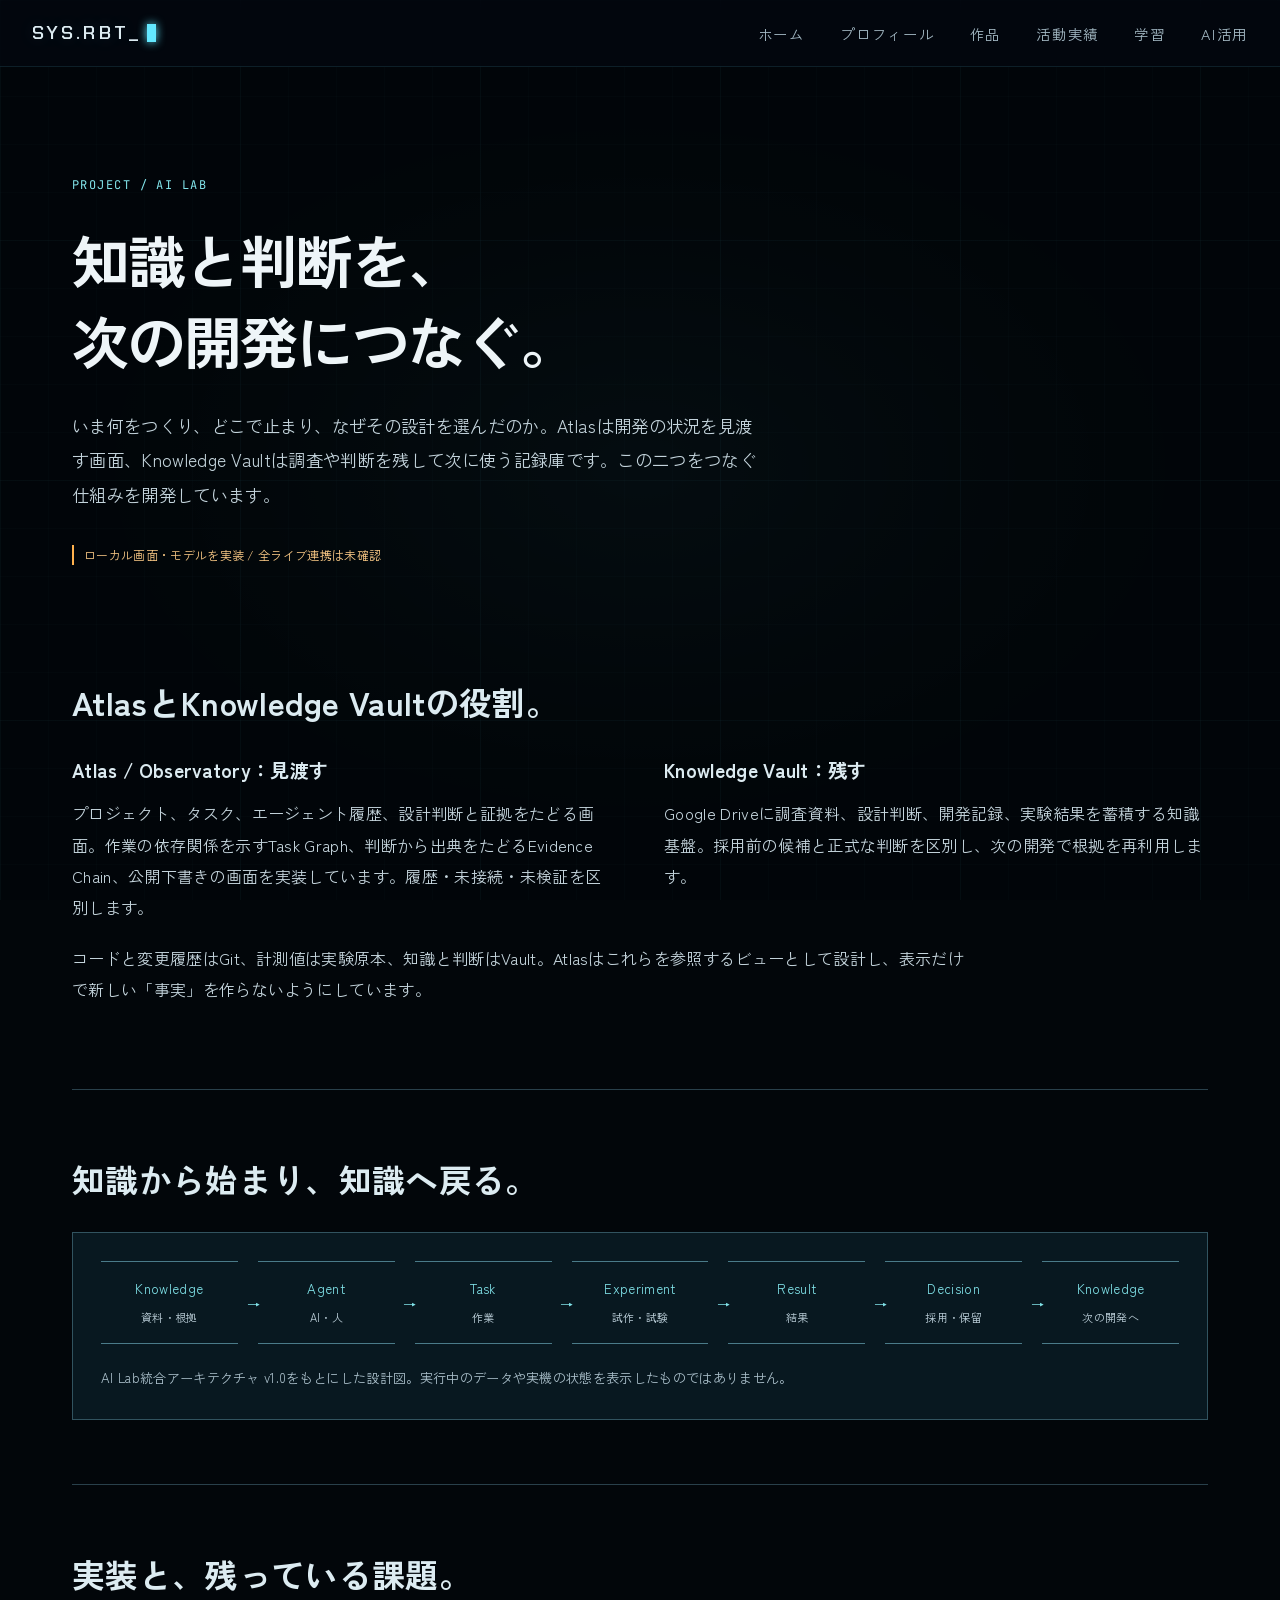
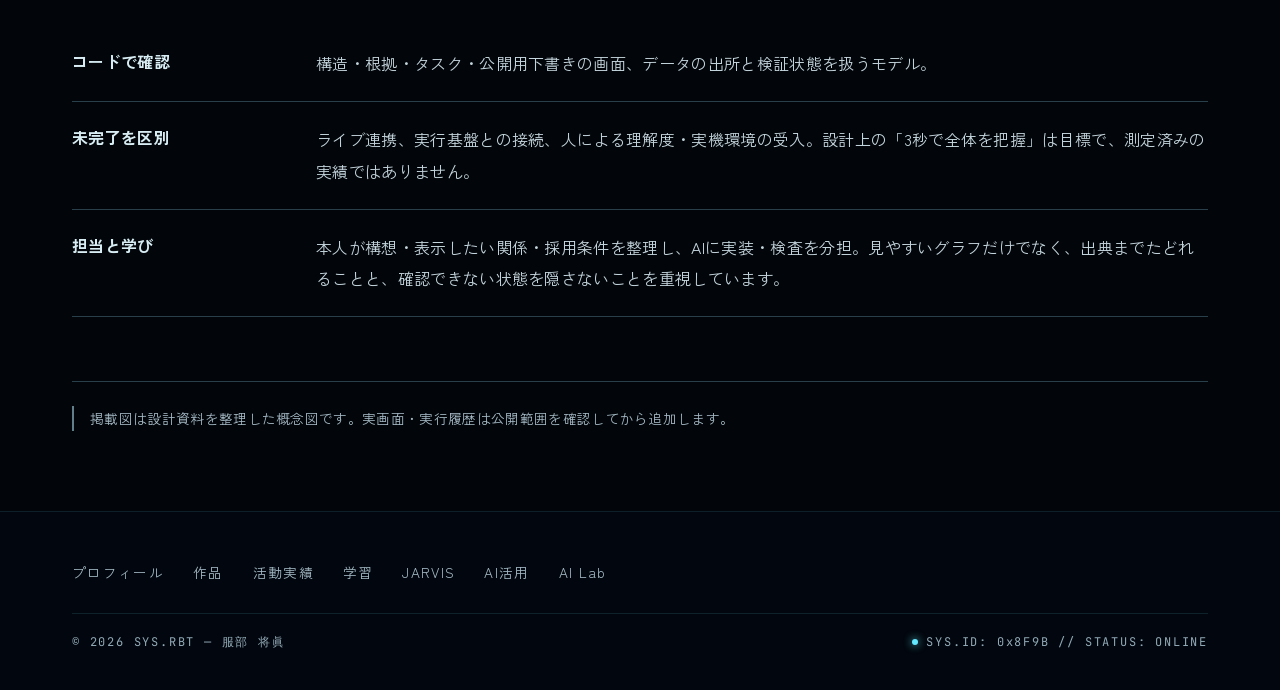
<file: ai-lab.html>
<!DOCTYPE html>
<html lang="ja">
<head>
    <script>document.documentElement.classList.add('js');setTimeout(function(){document.body&&document.body.classList.add('is-loaded')},2500)</script>
    <meta charset="UTF-8">
    <meta name="viewport" content="width=device-width, initial-scale=1.0">
    <title>AI Lab Atlas / Knowledge Vault — 服部 将眞 | SYS.RBT</title>
    <link rel="preconnect" href="https://fonts.googleapis.com">
    <link rel="preconnect" href="https://fonts.gstatic.com" crossorigin>
    <link href="https://fonts.googleapis.com/css2?family=Chakra+Petch:wght@400;600&family=JetBrains+Mono:wght@400&family=Shippori+Mincho:wght@700&family=Zen+Kaku+Gothic+Antique:wght@300;500;700&display=swap" rel="stylesheet">
    <link rel="stylesheet" href="assets/css/style.css?v=26">
    <meta name="description" content="研究開発を俯瞰するAtlasと、根拠・設計判断・実験結果を再利用するKnowledge Vault。">
    <link rel="canonical" href="https://portfolio-weld-three-44.vercel.app/ai-lab.html">
    <meta name="theme-color" content="#02060a">
    <link rel="icon" href="assets/favicon.svg" type="image/svg+xml">
    <meta property="og:type" content="website">
    <meta property="og:site_name" content="SYS.RBT">
    <meta property="og:locale" content="ja_JP">
    <meta property="og:title" content="AI Lab Atlas / Knowledge Vault — 服部 将眞">
    <meta property="og:description" content="研究開発を俯瞰するAtlasと、根拠・設計判断・実験結果を再利用するKnowledge Vault。">
    <meta property="og:url" content="https://portfolio-weld-three-44.vercel.app/ai-lab.html">
    <meta property="og:image" content="https://portfolio-weld-three-44.vercel.app/assets/images/og.jpg">
    <meta property="og:image:width" content="1200">
    <meta property="og:image:height" content="630">
    <meta property="og:image:alt" content="服部 将眞 — ハードウェア＆ロボティクス エンジニア。自作ロボットのワイヤーフレームモデル">
    <meta name="twitter:card" content="summary_large_image">
    <meta name="twitter:title" content="AI Lab Atlas / Knowledge Vault — 服部 将眞">
    <meta name="twitter:description" content="研究開発を俯瞰するAtlasと、根拠・設計判断・実験結果を再利用するKnowledge Vault。">
    <meta name="twitter:image" content="https://portfolio-weld-three-44.vercel.app/assets/images/og.jpg">

<link rel="stylesheet" href="assets/css/editorial.css?v=2">
</head>
<body class="editorial"><a class="skip-link" href="#main">本文へスキップ</a><div class="grid-background" aria-hidden="true"></div><nav class="navbar">
        <div class="nav-container">
            <a href="index.html" class="logo">
                <span class="logo-text">SYS.RBT_</span>
                <span class="cursor"></span>
            </a>
            <ul class="nav-links" id="site-nav">
                <li><a href="index.html">ホーム</a></li>
                <li><a href="profile.html">プロフィール</a></li>
                <li><a href="works.html">作品</a></li>
                <li><a href="activities.html">活動実績</a></li>
                <li><a href="learning.html">学習</a></li><li><a href="ai-workflow.html">AI活用</a></li>
            </ul>
            <button class="hamburger" type="button" aria-label="メニューを開く" aria-controls="site-nav" aria-expanded="false">
                <div class="line1"></div>
                <div class="line2"></div>
                <div class="line3"></div>
            </button>
        </div>
    </nav><main id="main" class="editorial-main container"><header class="story-header"><p class="eyebrow">PROJECT / AI LAB</p><h1>知識と判断を、<br>次の開発につなぐ。</h1><p class="intro-copy">いま何をつくり、どこで止まり、なぜその設計を選んだのか。Atlasは開発の状況を見渡す画面、Knowledge Vaultは調査や判断を残して次に使う記録庫です。この二つをつなぐ仕組みを開発しています。</p><span class="state-label">ローカル画面・モデルを実装 / 全ライブ連携は未確認</span></header><section class="story-section"><h2>AtlasとKnowledge Vaultの役割。</h2><div class="split-copy"><div><h3>Atlas / Observatory：見渡す</h3><p>プロジェクト、タスク、エージェント履歴、設計判断と証拠をたどる画面。作業の依存関係を示すTask Graph、判断から出典をたどるEvidence Chain、公開下書きの画面を実装しています。履歴・未接続・未検証を区別します。</p></div><div><h3>Knowledge Vault：残す</h3><p>Google Driveに調査資料、設計判断、開発記録、実験結果を蓄積する知識基盤。採用前の候補と正式な判断を区別し、次の開発で根拠を再利用します。</p></div></div><p>コードと変更履歴はGit、計測値は実験原本、知識と判断はVault。Atlasはこれらを参照するビューとして設計し、表示だけで新しい「事実」を作らないようにしています。</p></section><section class="story-section"><h2>知識から始まり、知識へ戻る。</h2><figure class="architecture"><ol class="knowledge-cycle"><li>Knowledge<small>資料・根拠</small></li><li>Agent<small>AI・人</small></li><li>Task<small>作業</small></li><li>Experiment<small>試作・試験</small></li><li>Result<small>結果</small></li><li>Decision<small>採用・保留</small></li><li>Knowledge<small>次の開発へ</small></li></ol><figcaption>AI Lab統合アーキテクチャ v1.0をもとにした設計図。実行中のデータや実機の状態を表示したものではありません。</figcaption></figure></section><section class="story-section"><h2>実装と、残っている課題。</h2><dl class="role-list"><div><dt>コードで確認</dt><dd>構造・根拠・タスク・公開用下書きの画面、データの出所と検証状態を扱うモデル。</dd></div><div><dt>未完了を区別</dt><dd>ライブ連携、実行基盤との接続、人による理解度・実機環境の受入。設計上の「3秒で全体を把握」は目標で、測定済みの実績ではありません。</dd></div><div><dt>担当と学び</dt><dd>本人が構想・表示したい関係・採用条件を整理し、AIに実装・検査を分担。見やすいグラフだけでなく、出典までたどれることと、確認できない状態を隠さないことを重視しています。</dd></div></dl></section><p class="evidence-note">掲載図は設計資料を整理した概念図です。実画面・実行履歴は公開範囲を確認してから追加します。</p></main><footer class="footer">
        <div class="container">
            <nav class="footer-nav" aria-label="サイト内リンク"><a href="profile.html">プロフィール</a><a href="works.html">作品</a><a href="activities.html">活動実績</a><a href="learning.html">学習</a><a href="jarvis.html">JARVIS</a><a href="ai-workflow.html">AI活用</a><a href="ai-lab.html">AI Lab</a></nav>
            <div class="footer-meta">
                <p>&copy; <span id="year"></span> SYS.RBT — 服部 将眞</p>
                <div class="system-id"><i class="ps-dot"></i>SYS.ID: 0x8F9B // STATUS: ONLINE</div>
            </div>
        </div>
    </footer><script defer src="assets/js/main.js"></script></body></html>
</file>
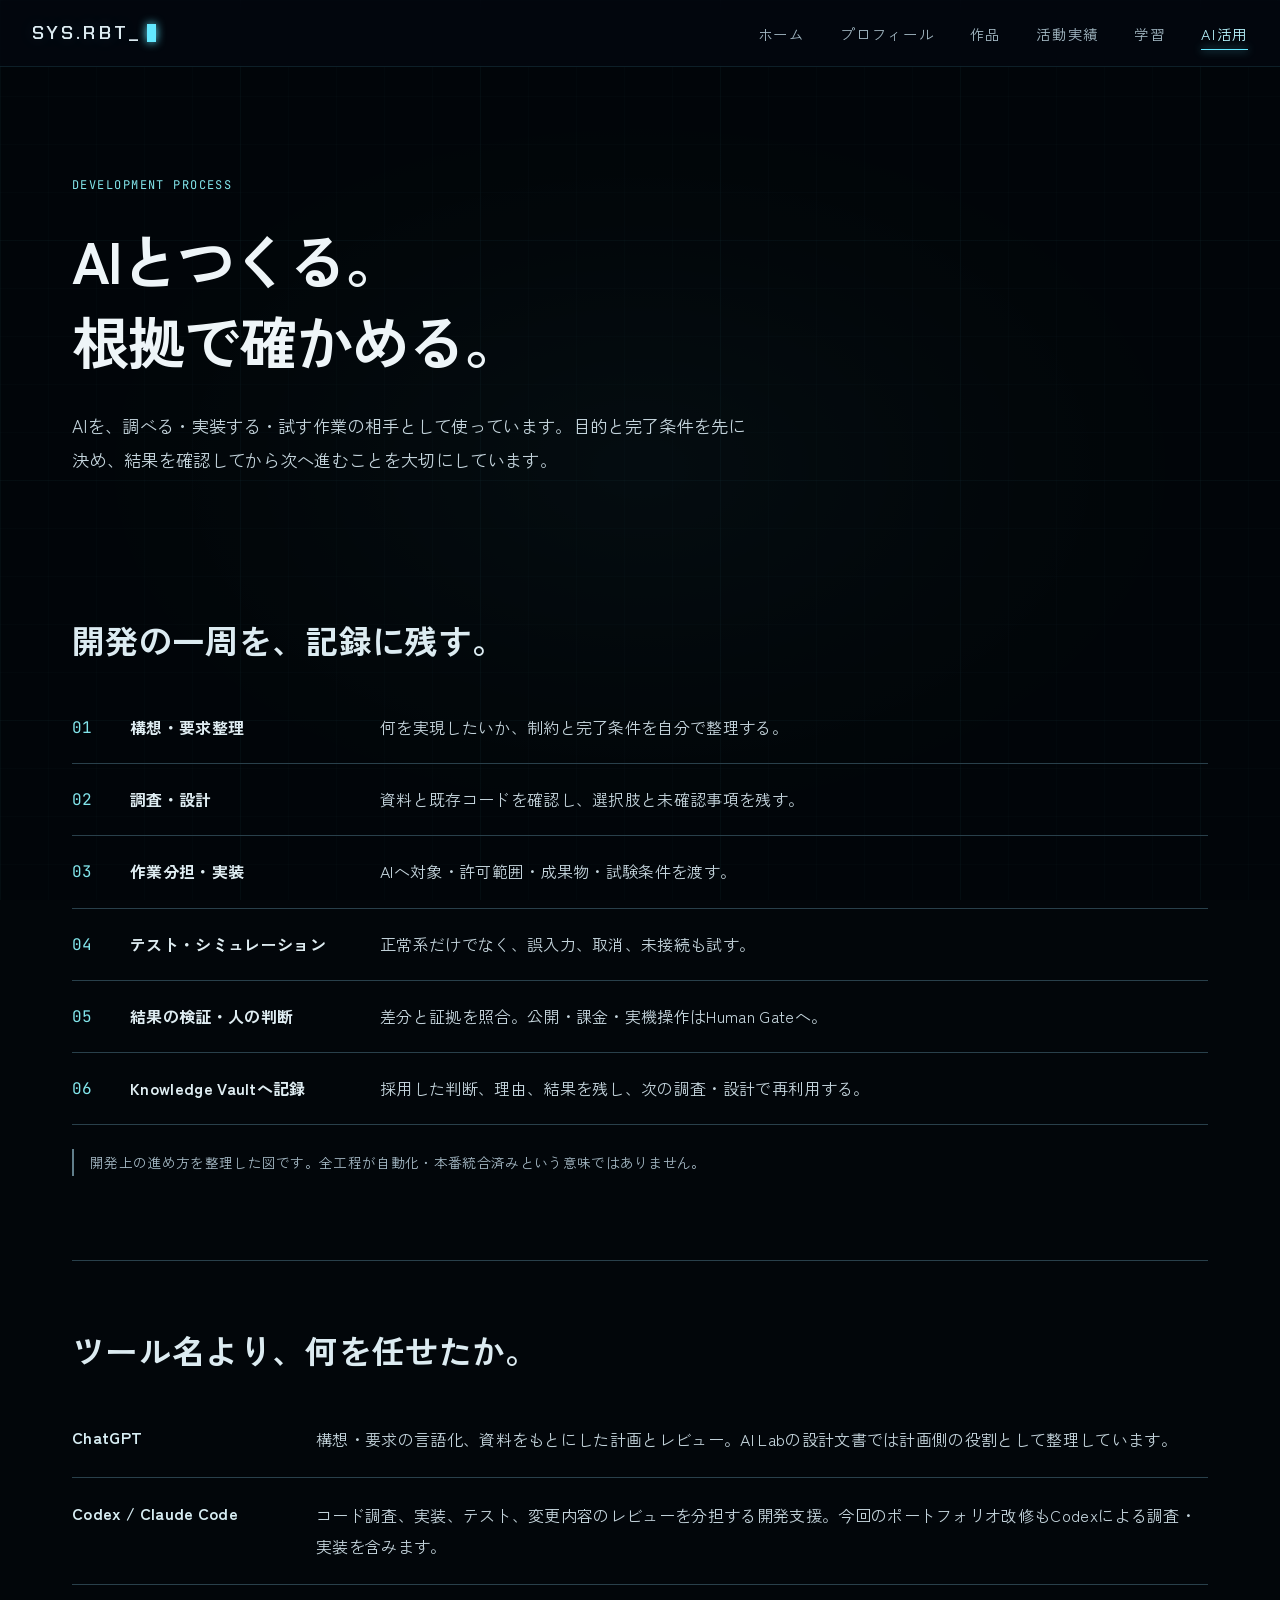
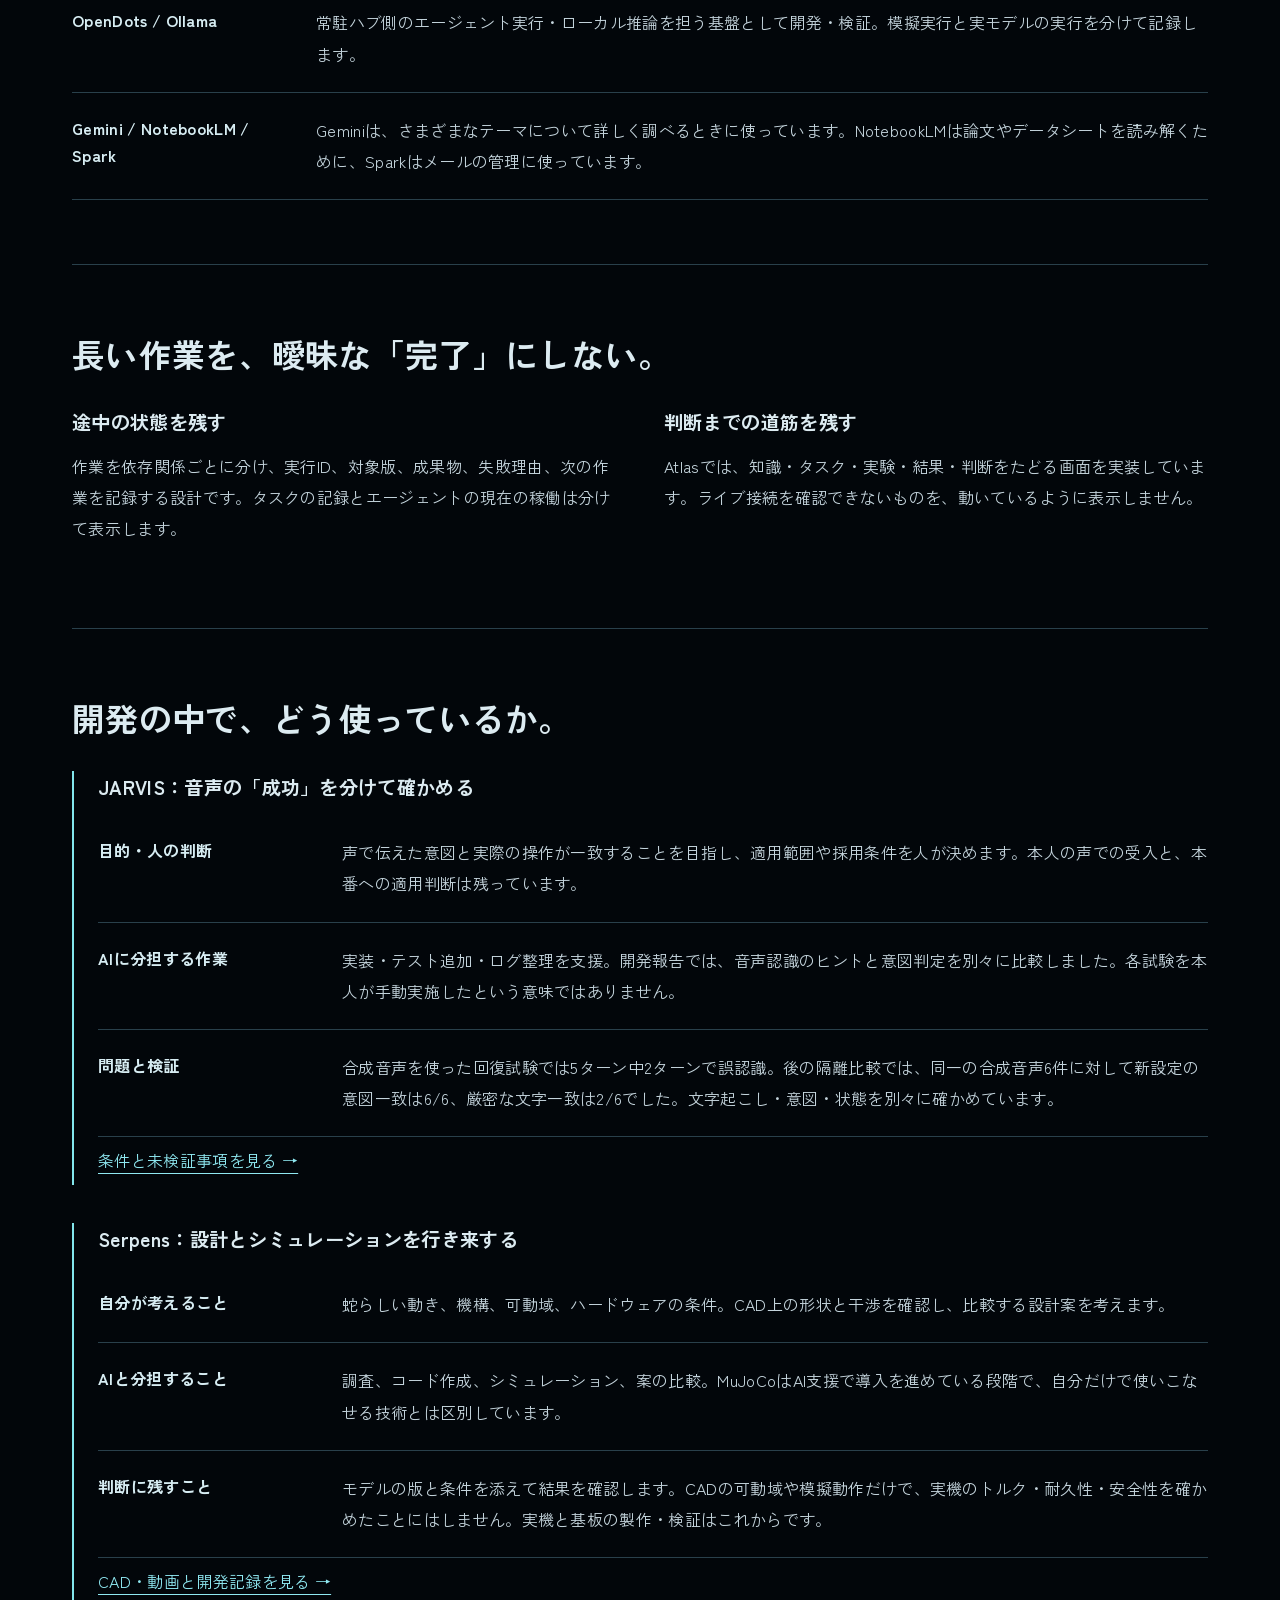
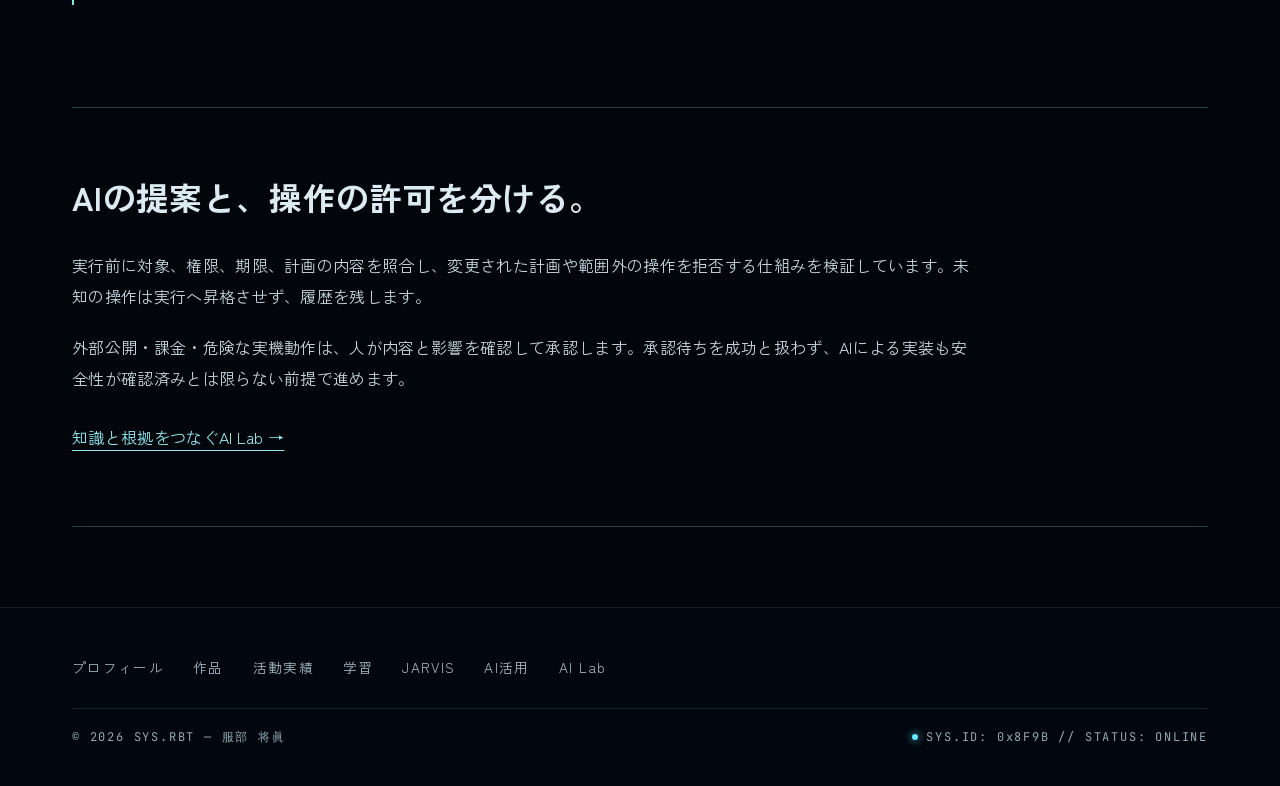
<file: ai-workflow.html>
<!DOCTYPE html>
<html lang="ja">
<head>
    <script>document.documentElement.classList.add('js');setTimeout(function(){document.body&&document.body.classList.add('is-loaded')},2500)</script>
    <meta charset="UTF-8">
    <meta name="viewport" content="width=device-width, initial-scale=1.0">
    <title>AIを活用した開発手法 — 服部 将眞 | SYS.RBT</title>
    <link rel="preconnect" href="https://fonts.googleapis.com">
    <link rel="preconnect" href="https://fonts.gstatic.com" crossorigin>
    <link href="https://fonts.googleapis.com/css2?family=Chakra+Petch:wght@400;600&family=JetBrains+Mono:wght@400&family=Shippori+Mincho:wght@700&family=Zen+Kaku+Gothic+Antique:wght@300;500;700&display=swap" rel="stylesheet">
    <link rel="stylesheet" href="assets/css/style.css?v=26">
    <meta name="description" content="本人の構想・設計・判断と、AIによる実装・テストを分けた開発プロセス。">
    <link rel="canonical" href="https://portfolio-weld-three-44.vercel.app/ai-workflow.html">
    <meta name="theme-color" content="#02060a">
    <link rel="icon" href="assets/favicon.svg" type="image/svg+xml">
    <meta property="og:type" content="website">
    <meta property="og:site_name" content="SYS.RBT">
    <meta property="og:locale" content="ja_JP">
    <meta property="og:title" content="AIを活用した開発手法 — 服部 将眞">
    <meta property="og:description" content="本人の構想・設計・判断と、AIによる実装・テストを分けた開発プロセス。">
    <meta property="og:url" content="https://portfolio-weld-three-44.vercel.app/ai-workflow.html">
    <meta property="og:image" content="https://portfolio-weld-three-44.vercel.app/assets/images/og.jpg">
    <meta property="og:image:width" content="1200">
    <meta property="og:image:height" content="630">
    <meta property="og:image:alt" content="服部 将眞 — ハードウェア＆ロボティクス エンジニア。自作ロボットのワイヤーフレームモデル">
    <meta name="twitter:card" content="summary_large_image">
    <meta name="twitter:title" content="AIを活用した開発手法 — 服部 将眞">
    <meta name="twitter:description" content="本人の構想・設計・判断と、AIによる実装・テストを分けた開発プロセス。">
    <meta name="twitter:image" content="https://portfolio-weld-three-44.vercel.app/assets/images/og.jpg">

<link rel="stylesheet" href="assets/css/editorial.css?v=2">
</head>
<body class="editorial"><a class="skip-link" href="#main">本文へスキップ</a><div class="grid-background" aria-hidden="true"></div><nav class="navbar">
        <div class="nav-container">
            <a href="index.html" class="logo">
                <span class="logo-text">SYS.RBT_</span>
                <span class="cursor"></span>
            </a>
            <ul class="nav-links" id="site-nav">
                <li><a href="index.html">ホーム</a></li>
                <li><a href="profile.html">プロフィール</a></li>
                <li><a href="works.html">作品</a></li>
                <li><a href="activities.html">活動実績</a></li>
                <li><a href="learning.html">学習</a></li><li><a href="ai-workflow.html" class="active" aria-current="page">AI活用</a></li>
            </ul>
            <button class="hamburger" type="button" aria-label="メニューを開く" aria-controls="site-nav" aria-expanded="false">
                <div class="line1"></div>
                <div class="line2"></div>
                <div class="line3"></div>
            </button>
        </div>
    </nav><main id="main" class="editorial-main container"><header class="story-header"><p class="eyebrow">DEVELOPMENT PROCESS</p><h1>AIとつくる。<br>根拠で確かめる。</h1><p class="intro-copy">AIを、調べる・実装する・試す作業の相手として使っています。目的と完了条件を先に決め、結果を確認してから次へ進むことを大切にしています。</p></header><section class="story-section"><h2>開発の一周を、記録に残す。</h2><ol class="process-list"><li><b>構想・要求整理</b><span>何を実現したいか、制約と完了条件を自分で整理する。</span></li><li><b>調査・設計</b><span>資料と既存コードを確認し、選択肢と未確認事項を残す。</span></li><li><b>作業分担・実装</b><span>AIへ対象・許可範囲・成果物・試験条件を渡す。</span></li><li><b>テスト・シミュレーション</b><span>正常系だけでなく、誤入力、取消、未接続も試す。</span></li><li><b>結果の検証・人の判断</b><span>差分と証拠を照合。公開・課金・実機操作はHuman Gateへ。</span></li><li><b>Knowledge Vaultへ記録</b><span>採用した判断、理由、結果を残し、次の調査・設計で再利用する。</span></li></ol><p class="evidence-note">開発上の進め方を整理した図です。全工程が自動化・本番統合済みという意味ではありません。</p></section><section class="story-section"><h2>ツール名より、何を任せたか。</h2><dl class="role-list"><div><dt>ChatGPT</dt><dd>構想・要求の言語化、資料をもとにした計画とレビュー。AI Labの設計文書では計画側の役割として整理しています。</dd></div><div><dt>Codex / Claude Code</dt><dd>コード調査、実装、テスト、変更内容のレビューを分担する開発支援。今回のポートフォリオ改修もCodexによる調査・実装を含みます。</dd></div><div><dt>OpenDots / Ollama</dt><dd>常駐ハブ側のエージェント実行・ローカル推論を担う基盤として開発・検証。模擬実行と実モデルの実行を分けて記録します。</dd></div><div><dt>Gemini / NotebookLM / Spark</dt><dd>Geminiは、さまざまなテーマについて詳しく調べるときに使っています。NotebookLMは論文やデータシートを読み解くために、Sparkはメールの管理に使っています。</dd></div></dl></section><section class="story-section"><h2>長い作業を、曖昧な「完了」にしない。</h2><div class="split-copy"><div><h3>途中の状態を残す</h3><p>作業を依存関係ごとに分け、実行ID、対象版、成果物、失敗理由、次の作業を記録する設計です。タスクの記録とエージェントの現在の稼働は分けて表示します。</p></div><div><h3>判断までの道筋を残す</h3><p>Atlasでは、知識・タスク・実験・結果・判断をたどる画面を実装しています。ライブ接続を確認できないものを、動いているように表示しません。</p></div></div></section><section class="story-section"><h2>開発の中で、どう使っているか。</h2><article class="case-note"><h3>JARVIS：音声の「成功」を分けて確かめる</h3><dl class="role-list"><div><dt>目的・人の判断</dt><dd>声で伝えた意図と実際の操作が一致することを目指し、適用範囲や採用条件を人が決めます。本人の声での受入と、本番への適用判断は残っています。</dd></div><div><dt>AIに分担する作業</dt><dd>実装・テスト追加・ログ整理を支援。開発報告では、音声認識のヒントと意図判定を別々に比較しました。各試験を本人が手動実施したという意味ではありません。</dd></div><div><dt>問題と検証</dt><dd>合成音声を使った回復試験では5ターン中2ターンで誤認識。後の隔離比較では、同一の合成音声6件に対して新設定の意図一致は6/6、厳密な文字一致は2/6でした。文字起こし・意図・状態を別々に確かめています。</dd></div></dl><a class="text-link" href="jarvis.html">条件と未検証事項を見る →</a></article><article class="case-note"><h3>Serpens：設計とシミュレーションを行き来する</h3><dl class="role-list"><div><dt>自分が考えること</dt><dd>蛇らしい動き、機構、可動域、ハードウェアの条件。CAD上の形状と干渉を確認し、比較する設計案を考えます。</dd></div><div><dt>AIと分担すること</dt><dd>調査、コード作成、シミュレーション、案の比較。MuJoCoはAI支援で導入を進めている段階で、自分だけで使いこなせる技術とは区別しています。</dd></div><div><dt>判断に残すこと</dt><dd>モデルの版と条件を添えて結果を確認します。CADの可動域や模擬動作だけで、実機のトルク・耐久性・安全性を確かめたことにはしません。実機と基板の製作・検証はこれからです。</dd></div></dl><a class="text-link" href="works.html#modal-serpens">CAD・動画と開発記録を見る →</a></article></section><section class="story-section"><h2>AIの提案と、操作の許可を分ける。</h2><p>実行前に対象、権限、期限、計画の内容を照合し、変更された計画や範囲外の操作を拒否する仕組みを検証しています。未知の操作は実行へ昇格させず、履歴を残します。</p><p>外部公開・課金・危険な実機動作は、人が内容と影響を確認して承認します。承認待ちを成功と扱わず、AIによる実装も安全性が確認済みとは限らない前提で進めます。</p><a class="text-link" href="ai-lab.html">知識と根拠をつなぐAI Lab →</a></section></main><footer class="footer">
        <div class="container">
            <nav class="footer-nav" aria-label="サイト内リンク"><a href="profile.html">プロフィール</a><a href="works.html">作品</a><a href="activities.html">活動実績</a><a href="learning.html">学習</a><a href="jarvis.html">JARVIS</a><a href="ai-workflow.html">AI活用</a><a href="ai-lab.html">AI Lab</a></nav>
            <div class="footer-meta">
                <p>&copy; <span id="year"></span> SYS.RBT — 服部 将眞</p>
                <div class="system-id"><i class="ps-dot"></i>SYS.ID: 0x8F9B // STATUS: ONLINE</div>
            </div>
        </div>
    </footer><script defer src="assets/js/main.js"></script></body></html>
</file>
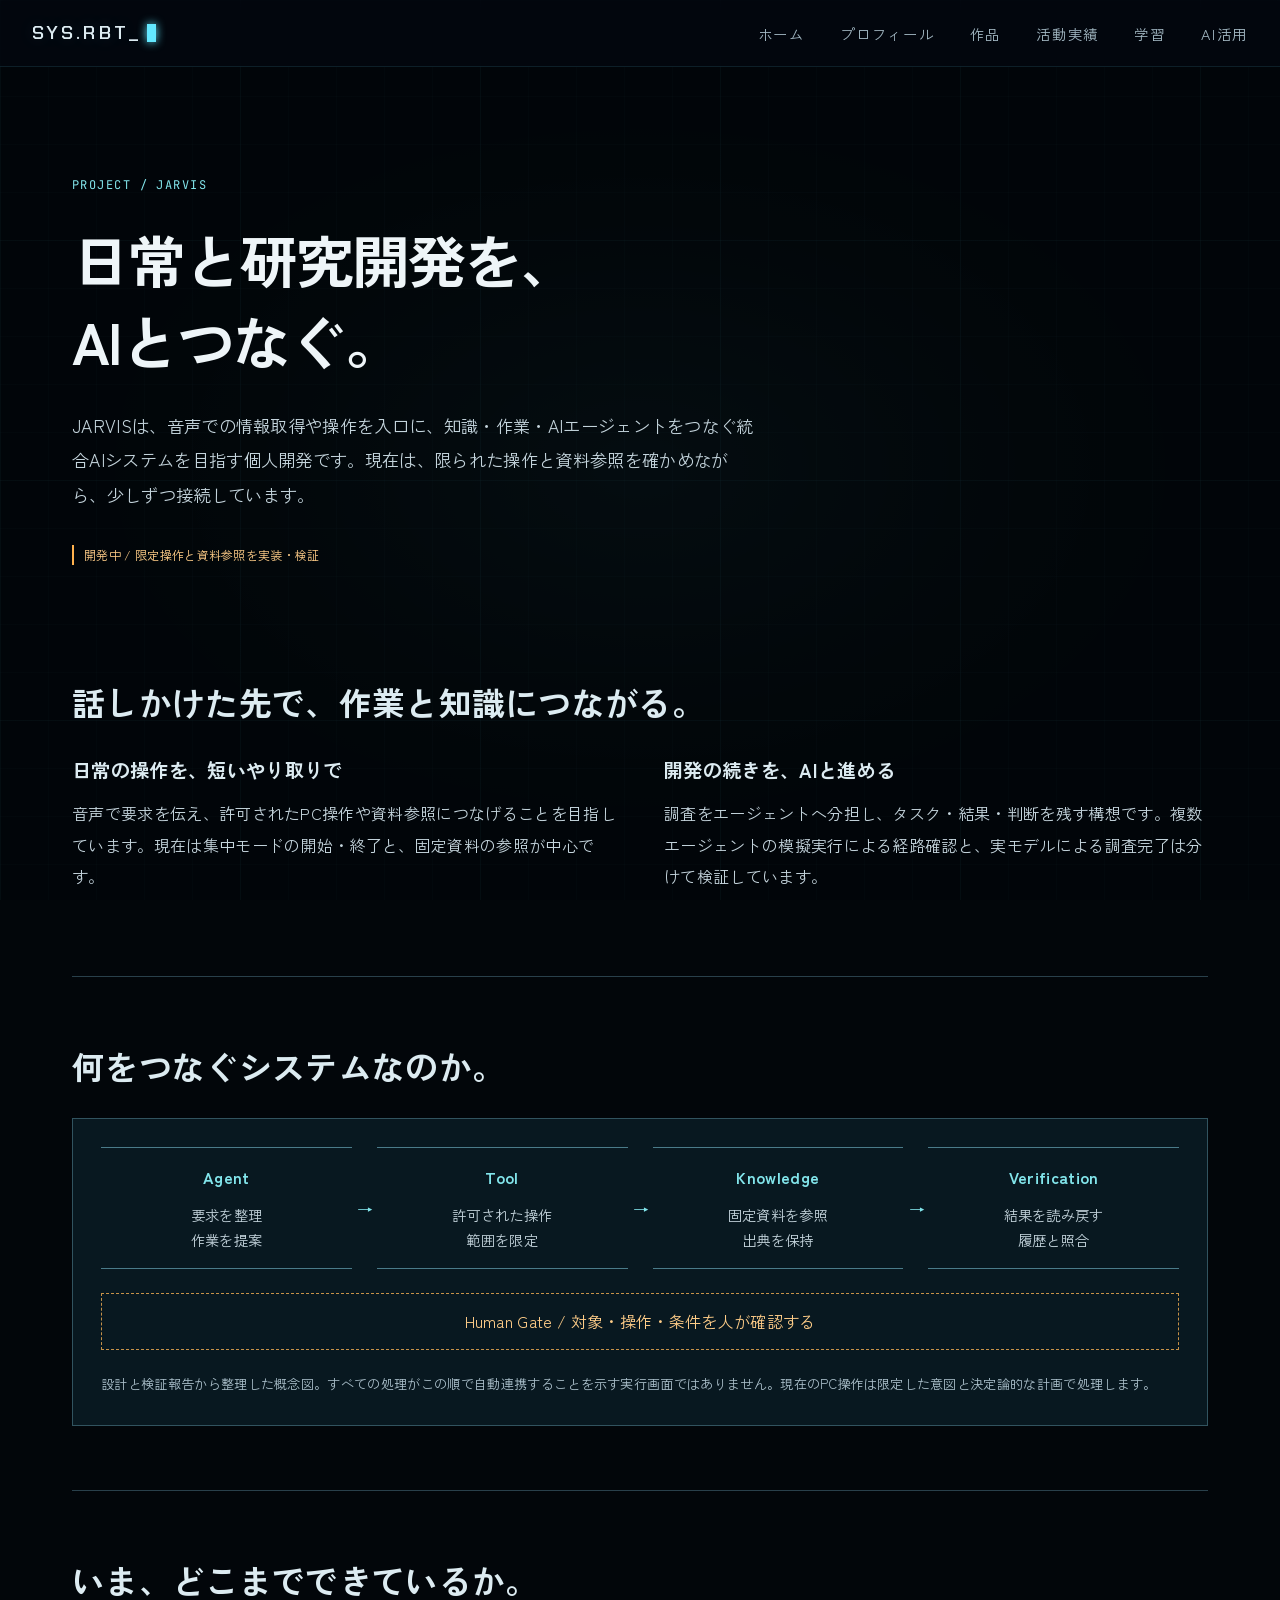
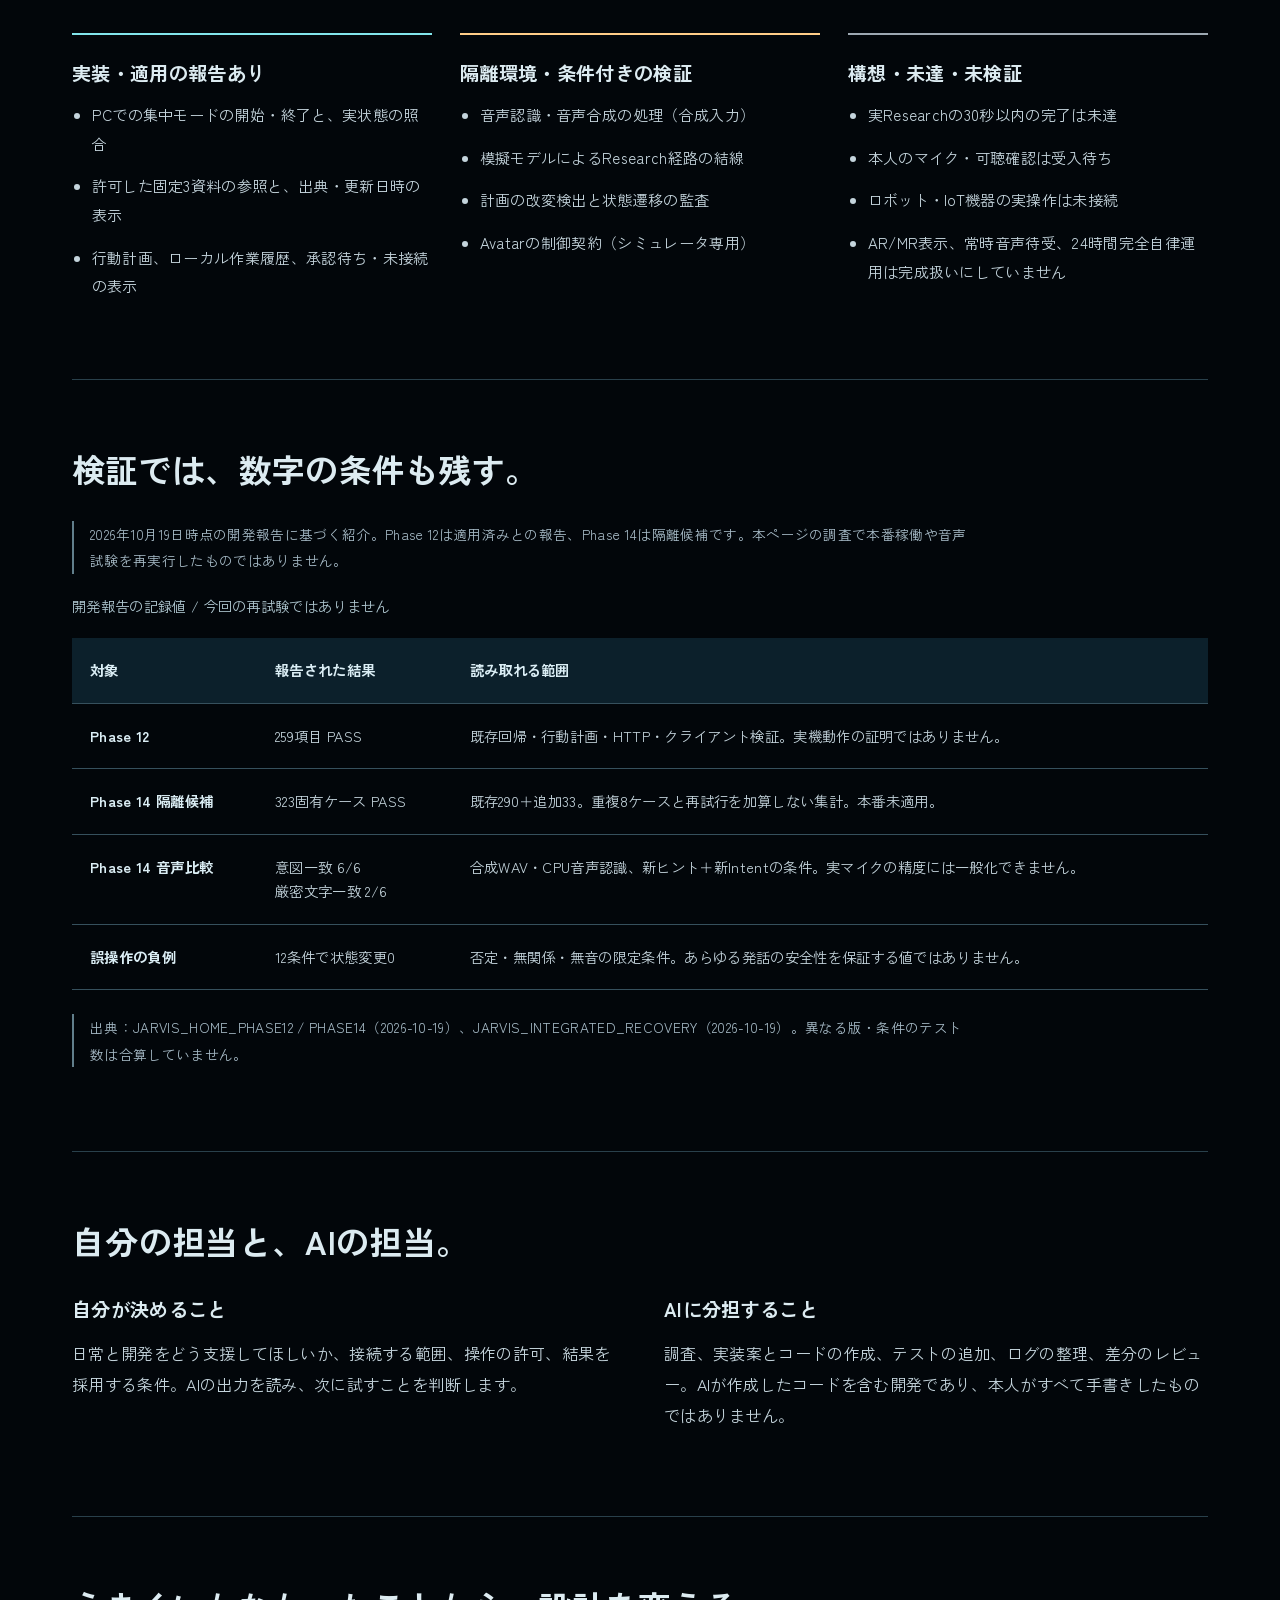
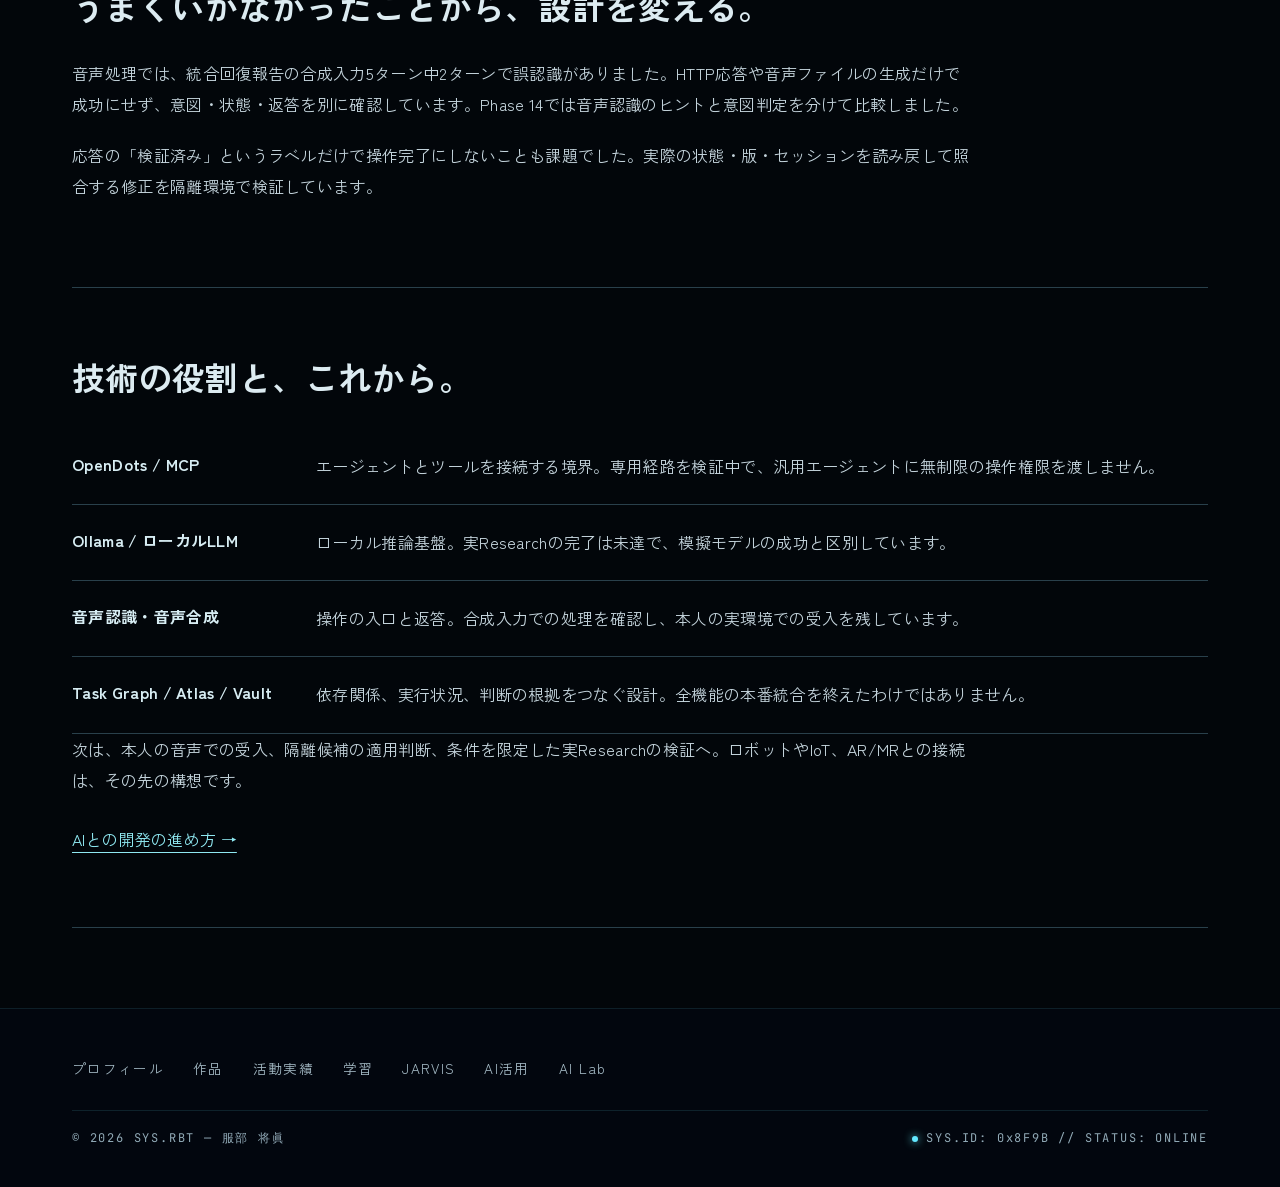
<file: jarvis.html>
<!DOCTYPE html>
<html lang="ja">
<head>
    <script>document.documentElement.classList.add('js');setTimeout(function(){document.body&&document.body.classList.add('is-loaded')},2500)</script>
    <meta charset="UTF-8">
    <meta name="viewport" content="width=device-width, initial-scale=1.0">
    <title>JARVIS / Home AI — 服部 将眞 | SYS.RBT</title>
    <link rel="preconnect" href="https://fonts.googleapis.com">
    <link rel="preconnect" href="https://fonts.gstatic.com" crossorigin>
    <link href="https://fonts.googleapis.com/css2?family=Chakra+Petch:wght@400;600&family=JetBrains+Mono:wght@400&family=Shippori+Mincho:wght@700&family=Zen+Kaku+Gothic+Antique:wght@300;500;700&display=swap" rel="stylesheet">
    <link rel="stylesheet" href="assets/css/style.css?v=26">
    <meta name="description" content="日常生活と研究開発を支援する統合AIシステム。実装・隔離検証・構想を分けた開発記録。">
    <link rel="canonical" href="https://portfolio-weld-three-44.vercel.app/jarvis.html">
    <meta name="theme-color" content="#02060a">
    <link rel="icon" href="assets/favicon.svg" type="image/svg+xml">
    <meta property="og:type" content="website">
    <meta property="og:site_name" content="SYS.RBT">
    <meta property="og:locale" content="ja_JP">
    <meta property="og:title" content="JARVIS / Home AI — 服部 将眞">
    <meta property="og:description" content="日常生活と研究開発を支援する統合AIシステム。実装・隔離検証・構想を分けた開発記録。">
    <meta property="og:url" content="https://portfolio-weld-three-44.vercel.app/jarvis.html">
    <meta property="og:image" content="https://portfolio-weld-three-44.vercel.app/assets/images/og.jpg">
    <meta property="og:image:width" content="1200">
    <meta property="og:image:height" content="630">
    <meta property="og:image:alt" content="服部 将眞 — ハードウェア＆ロボティクス エンジニア。自作ロボットのワイヤーフレームモデル">
    <meta name="twitter:card" content="summary_large_image">
    <meta name="twitter:title" content="JARVIS / Home AI — 服部 将眞">
    <meta name="twitter:description" content="日常生活と研究開発を支援する統合AIシステム。実装・隔離検証・構想を分けた開発記録。">
    <meta name="twitter:image" content="https://portfolio-weld-three-44.vercel.app/assets/images/og.jpg">

<link rel="stylesheet" href="assets/css/editorial.css?v=2">
</head>
<body class="editorial"><a class="skip-link" href="#main">本文へスキップ</a><div class="grid-background" aria-hidden="true"></div><nav class="navbar">
        <div class="nav-container">
            <a href="index.html" class="logo">
                <span class="logo-text">SYS.RBT_</span>
                <span class="cursor"></span>
            </a>
            <ul class="nav-links" id="site-nav">
                <li><a href="index.html">ホーム</a></li>
                <li><a href="profile.html">プロフィール</a></li>
                <li><a href="works.html">作品</a></li>
                <li><a href="activities.html">活動実績</a></li>
                <li><a href="learning.html">学習</a></li><li><a href="ai-workflow.html">AI活用</a></li>
            </ul>
            <button class="hamburger" type="button" aria-label="メニューを開く" aria-controls="site-nav" aria-expanded="false">
                <div class="line1"></div>
                <div class="line2"></div>
                <div class="line3"></div>
            </button>
        </div>
    </nav><main id="main" class="editorial-main container"><header class="story-header"><p class="eyebrow">PROJECT / JARVIS</p><h1>日常と研究開発を、<br>AIとつなぐ。</h1><p class="intro-copy">JARVISは、音声での情報取得や操作を入口に、知識・作業・AIエージェントをつなぐ統合AIシステムを目指す個人開発です。現在は、限られた操作と資料参照を確かめながら、少しずつ接続しています。</p><span class="state-label">開発中 / 限定操作と資料参照を実装・検証</span></header><section class="story-section"><h2>話しかけた先で、作業と知識につながる。</h2><div class="split-copy"><div><h3>日常の操作を、短いやり取りで</h3><p>音声で要求を伝え、許可されたPC操作や資料参照につなげることを目指しています。現在は集中モードの開始・終了と、固定資料の参照が中心です。</p></div><div><h3>開発の続きを、AIと進める</h3><p>調査をエージェントへ分担し、タスク・結果・判断を残す構想です。複数エージェントの模擬実行による経路確認と、実モデルによる調査完了は分けて検証しています。</p></div></div></section><section class="story-section"><h2>何をつなぐシステムなのか。</h2><figure class="architecture"><ol class="flow-steps"><li><b>Agent</b><span>要求を整理<br>作業を提案</span></li><li><b>Tool</b><span>許可された操作<br>範囲を限定</span></li><li><b>Knowledge</b><span>固定資料を参照<br>出典を保持</span></li><li><b>Verification</b><span>結果を読み戻す<br>履歴と照合</span></li></ol><div class="gate-strip">Human Gate / 対象・操作・条件を人が確認する</div><figcaption>設計と検証報告から整理した概念図。すべての処理がこの順で自動連携することを示す実行画面ではありません。現在のPC操作は限定した意図と決定論的な計画で処理します。</figcaption></figure></section><section class="story-section"><h2>いま、どこまでできているか。</h2><div class="status-grid"><article><h3>実装・適用の報告あり</h3><ul><li>PCでの集中モードの開始・終了と、実状態の照合</li><li>許可した固定3資料の参照と、出典・更新日時の表示</li><li>行動計画、ローカル作業履歴、承認待ち・未接続の表示</li></ul></article><article><h3>隔離環境・条件付きの検証</h3><ul><li>音声認識・音声合成の処理（合成入力）</li><li>模擬モデルによるResearch経路の結線</li><li>計画の改変検出と状態遷移の監査</li><li>Avatarの制御契約（シミュレータ専用）</li></ul></article><article><h3>構想・未達・未検証</h3><ul><li>実Researchの30秒以内の完了は未達</li><li>本人のマイク・可聴確認は受入待ち</li><li>ロボット・IoT機器の実操作は未接続</li><li>AR/MR表示、常時音声待受、24時間完全自律運用は完成扱いにしていません</li></ul></article></div></section><section class="story-section"><h2>検証では、数字の条件も残す。</h2><p class="evidence-note">2026年10月19日時点の開発報告に基づく紹介。Phase 12は適用済みとの報告、Phase 14は隔離候補です。本ページの調査で本番稼働や音声試験を再実行したものではありません。</p><div class="table-wrap" tabindex="0" role="region" aria-label="JARVISの検証結果"><table><caption>開発報告の記録値 / 今回の再試験ではありません</caption><thead><tr><th scope="col">対象</th><th scope="col">報告された結果</th><th scope="col">読み取れる範囲</th></tr></thead><tbody><tr><th scope="row">Phase 12</th><td data-label="報告された結果">259項目 PASS</td><td data-label="読み取れる範囲">既存回帰・行動計画・HTTP・クライアント検証。実機動作の証明ではありません。</td></tr><tr><th scope="row">Phase 14 隔離候補</th><td data-label="報告された結果">323固有ケース PASS</td><td data-label="読み取れる範囲">既存290＋追加33。重複8ケースと再試行を加算しない集計。本番未適用。</td></tr><tr><th scope="row">Phase 14 音声比較</th><td data-label="報告された結果">意図一致 6/6<br>厳密文字一致 2/6</td><td data-label="読み取れる範囲">合成WAV・CPU音声認識、新ヒント＋新Intentの条件。実マイクの精度には一般化できません。</td></tr><tr><th scope="row">誤操作の負例</th><td data-label="報告された結果">12条件で状態変更0</td><td data-label="読み取れる範囲">否定・無関係・無音の限定条件。あらゆる発話の安全性を保証する値ではありません。</td></tr></tbody></table></div><p class="evidence-note">出典：JARVIS_HOME_PHASE12 / PHASE14（2026-10-19）、JARVIS_INTEGRATED_RECOVERY（2026-10-19）。異なる版・条件のテスト数は合算していません。</p></section><section class="story-section"><h2>自分の担当と、AIの担当。</h2><div class="split-copy"><div><h3>自分が決めること</h3><p>日常と開発をどう支援してほしいか、接続する範囲、操作の許可、結果を採用する条件。AIの出力を読み、次に試すことを判断します。</p></div><div><h3>AIに分担すること</h3><p>調査、実装案とコードの作成、テストの追加、ログの整理、差分のレビュー。AIが作成したコードを含む開発であり、本人がすべて手書きしたものではありません。</p></div></div></section><section class="story-section"><h2>うまくいかなかったことから、設計を変える。</h2><p>音声処理では、統合回復報告の合成入力5ターン中2ターンで誤認識がありました。HTTP応答や音声ファイルの生成だけで成功にせず、意図・状態・返答を別に確認しています。Phase 14では音声認識のヒントと意図判定を分けて比較しました。</p><p>応答の「検証済み」というラベルだけで操作完了にしないことも課題でした。実際の状態・版・セッションを読み戻して照合する修正を隔離環境で検証しています。</p></section><section class="story-section"><h2>技術の役割と、これから。</h2><dl class="role-list"><div><dt>OpenDots / MCP</dt><dd>エージェントとツールを接続する境界。専用経路を検証中で、汎用エージェントに無制限の操作権限を渡しません。</dd></div><div><dt>Ollama / ローカルLLM</dt><dd>ローカル推論基盤。実Researchの完了は未達で、模擬モデルの成功と区別しています。</dd></div><div><dt>音声認識・音声合成</dt><dd>操作の入口と返答。合成入力での処理を確認し、本人の実環境での受入を残しています。</dd></div><div><dt>Task Graph / Atlas / Vault</dt><dd>依存関係、実行状況、判断の根拠をつなぐ設計。全機能の本番統合を終えたわけではありません。</dd></div></dl><p>次は、本人の音声での受入、隔離候補の適用判断、条件を限定した実Researchの検証へ。ロボットやIoT、AR/MRとの接続は、その先の構想です。</p><a class="text-link" href="ai-workflow.html">AIとの開発の進め方 →</a></section></main><footer class="footer">
        <div class="container">
            <nav class="footer-nav" aria-label="サイト内リンク"><a href="profile.html">プロフィール</a><a href="works.html">作品</a><a href="activities.html">活動実績</a><a href="learning.html">学習</a><a href="jarvis.html">JARVIS</a><a href="ai-workflow.html">AI活用</a><a href="ai-lab.html">AI Lab</a></nav>
            <div class="footer-meta">
                <p>&copy; <span id="year"></span> SYS.RBT — 服部 将眞</p>
                <div class="system-id"><i class="ps-dot"></i>SYS.ID: 0x8F9B // STATUS: ONLINE</div>
            </div>
        </div>
    </footer><script defer src="assets/js/main.js"></script></body></html>
</file>
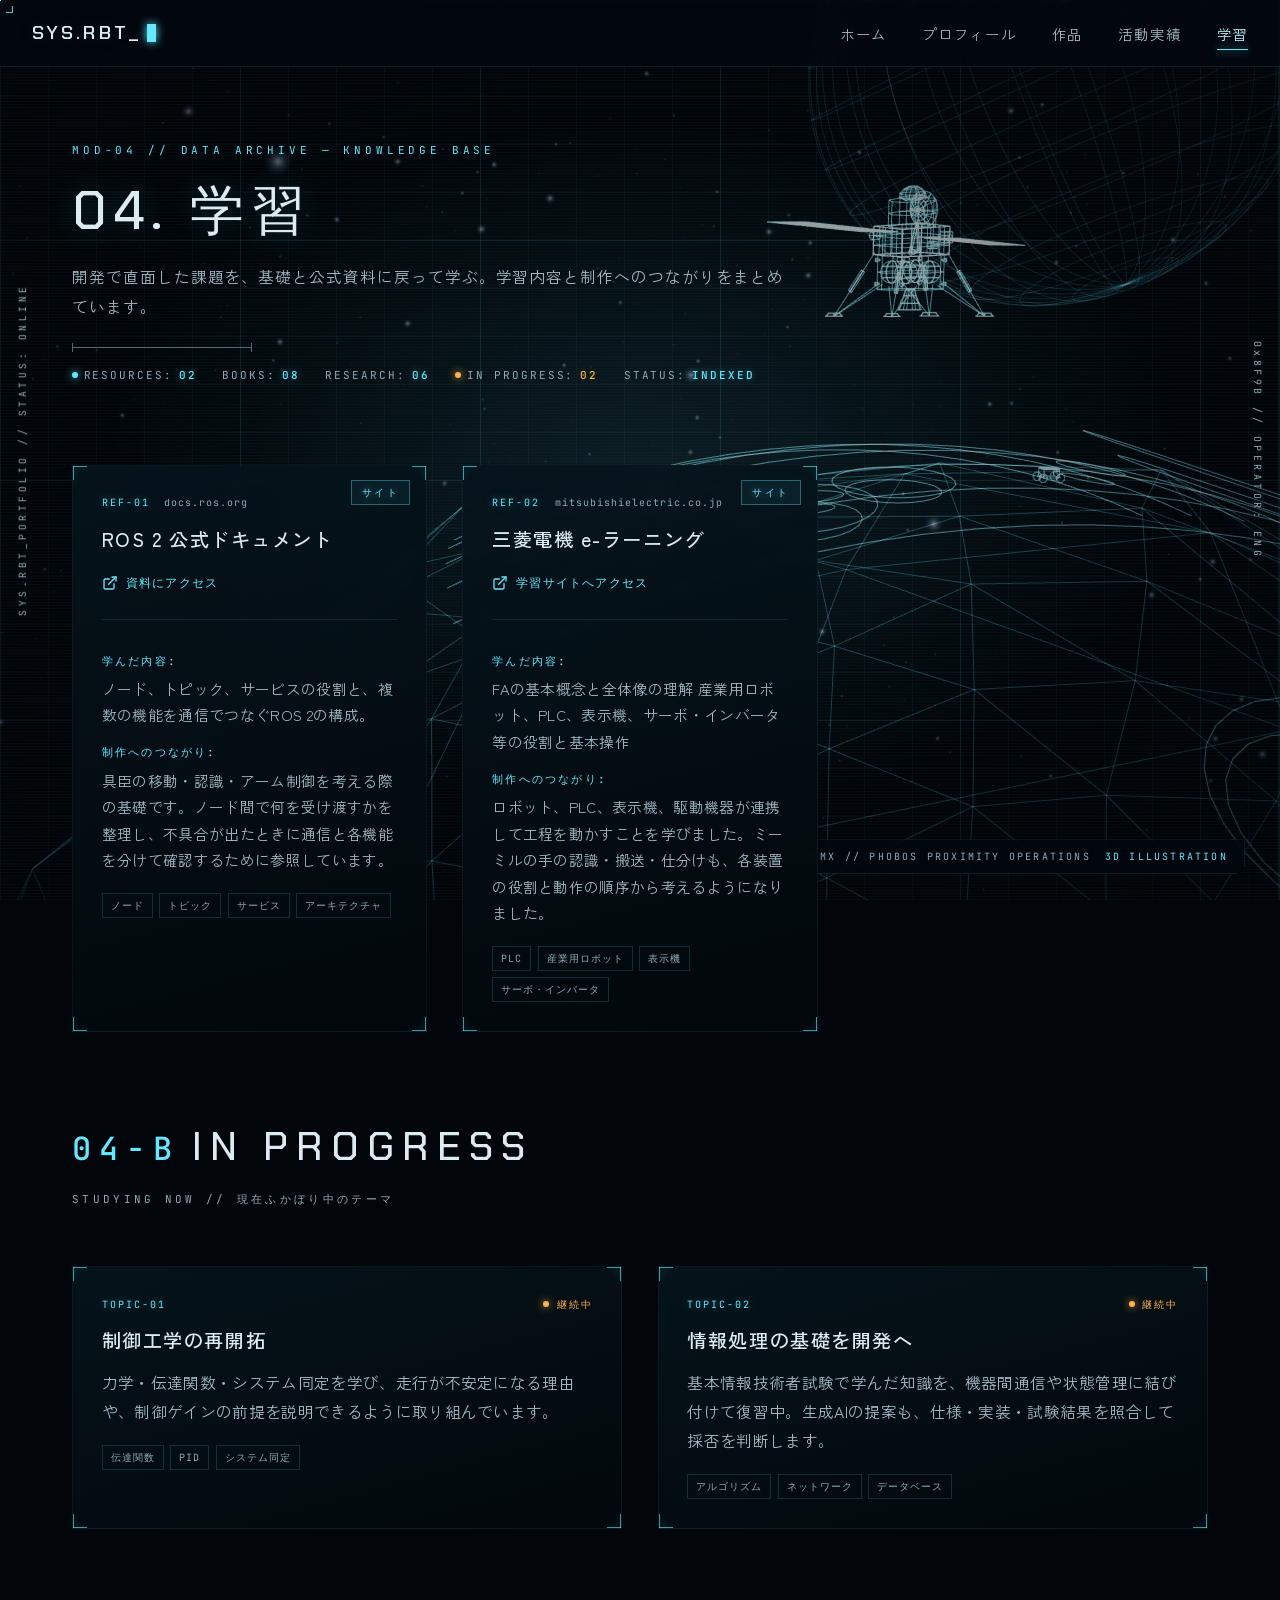
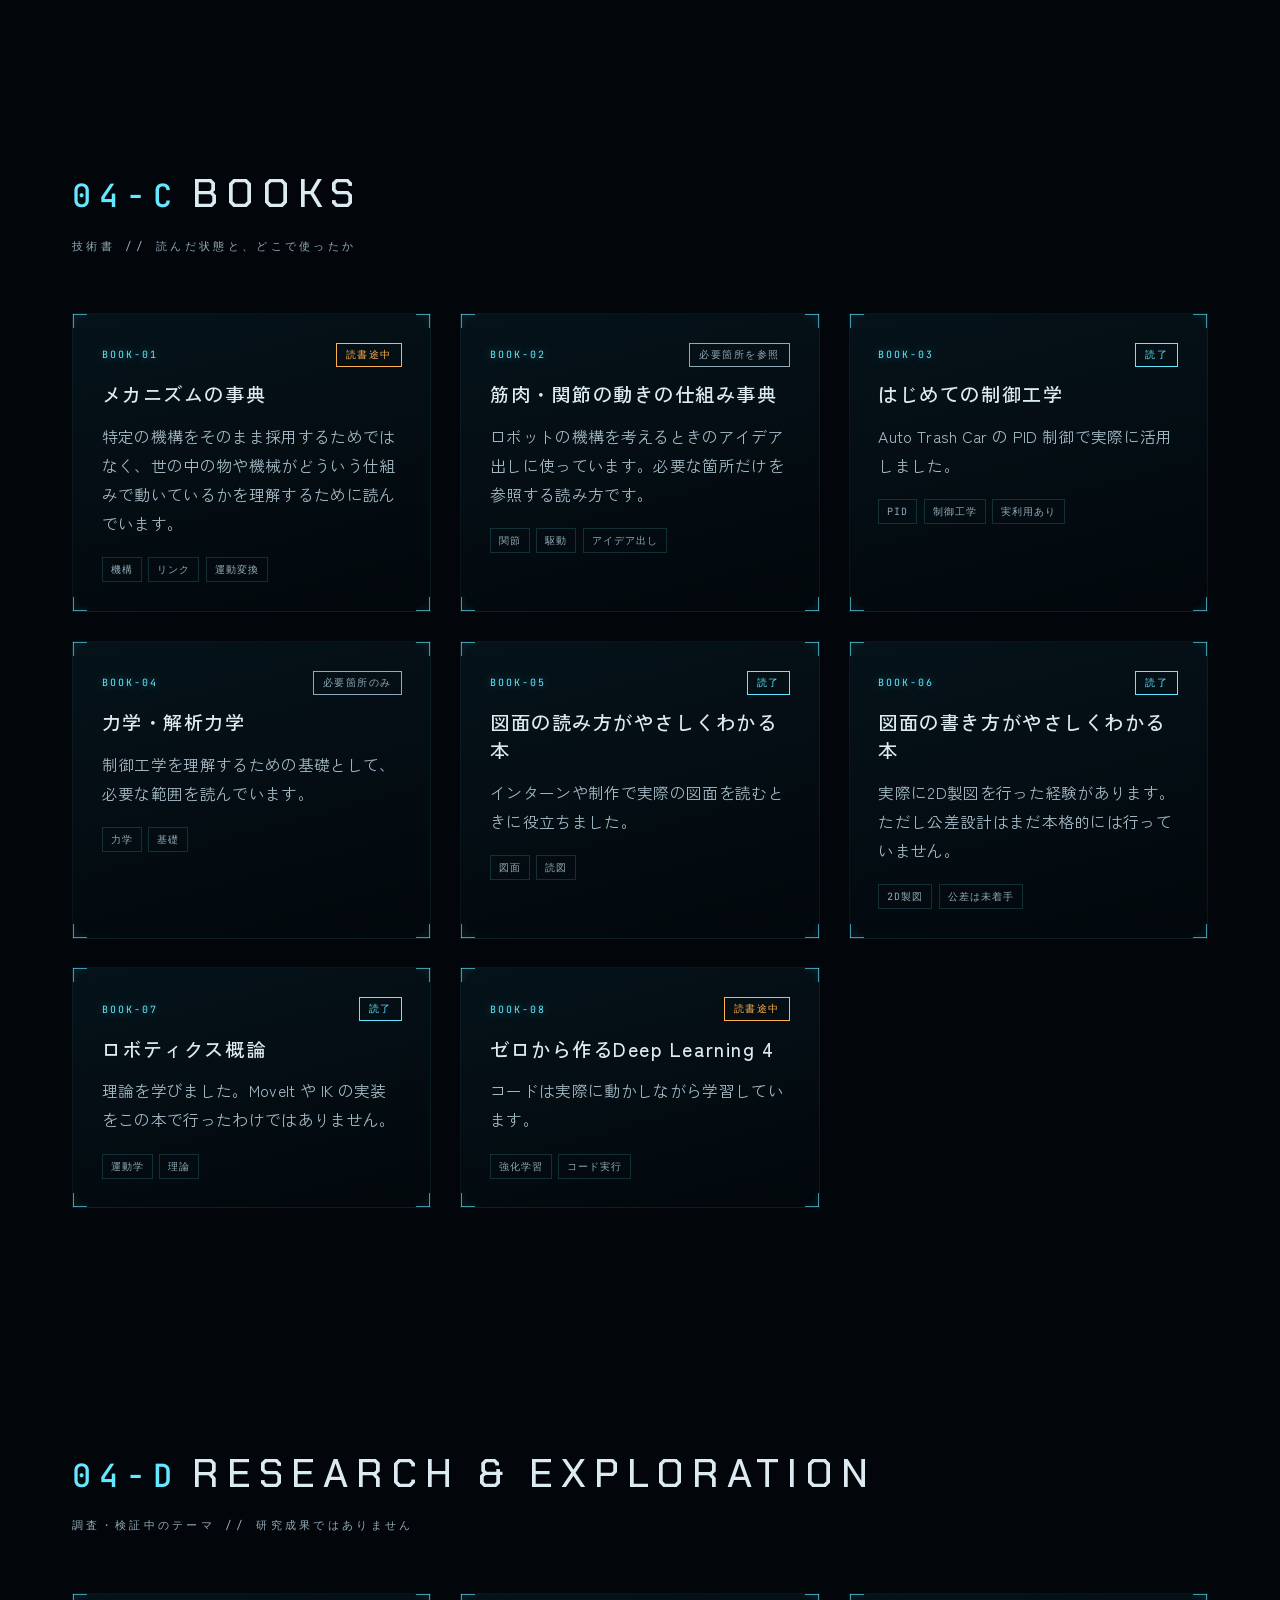
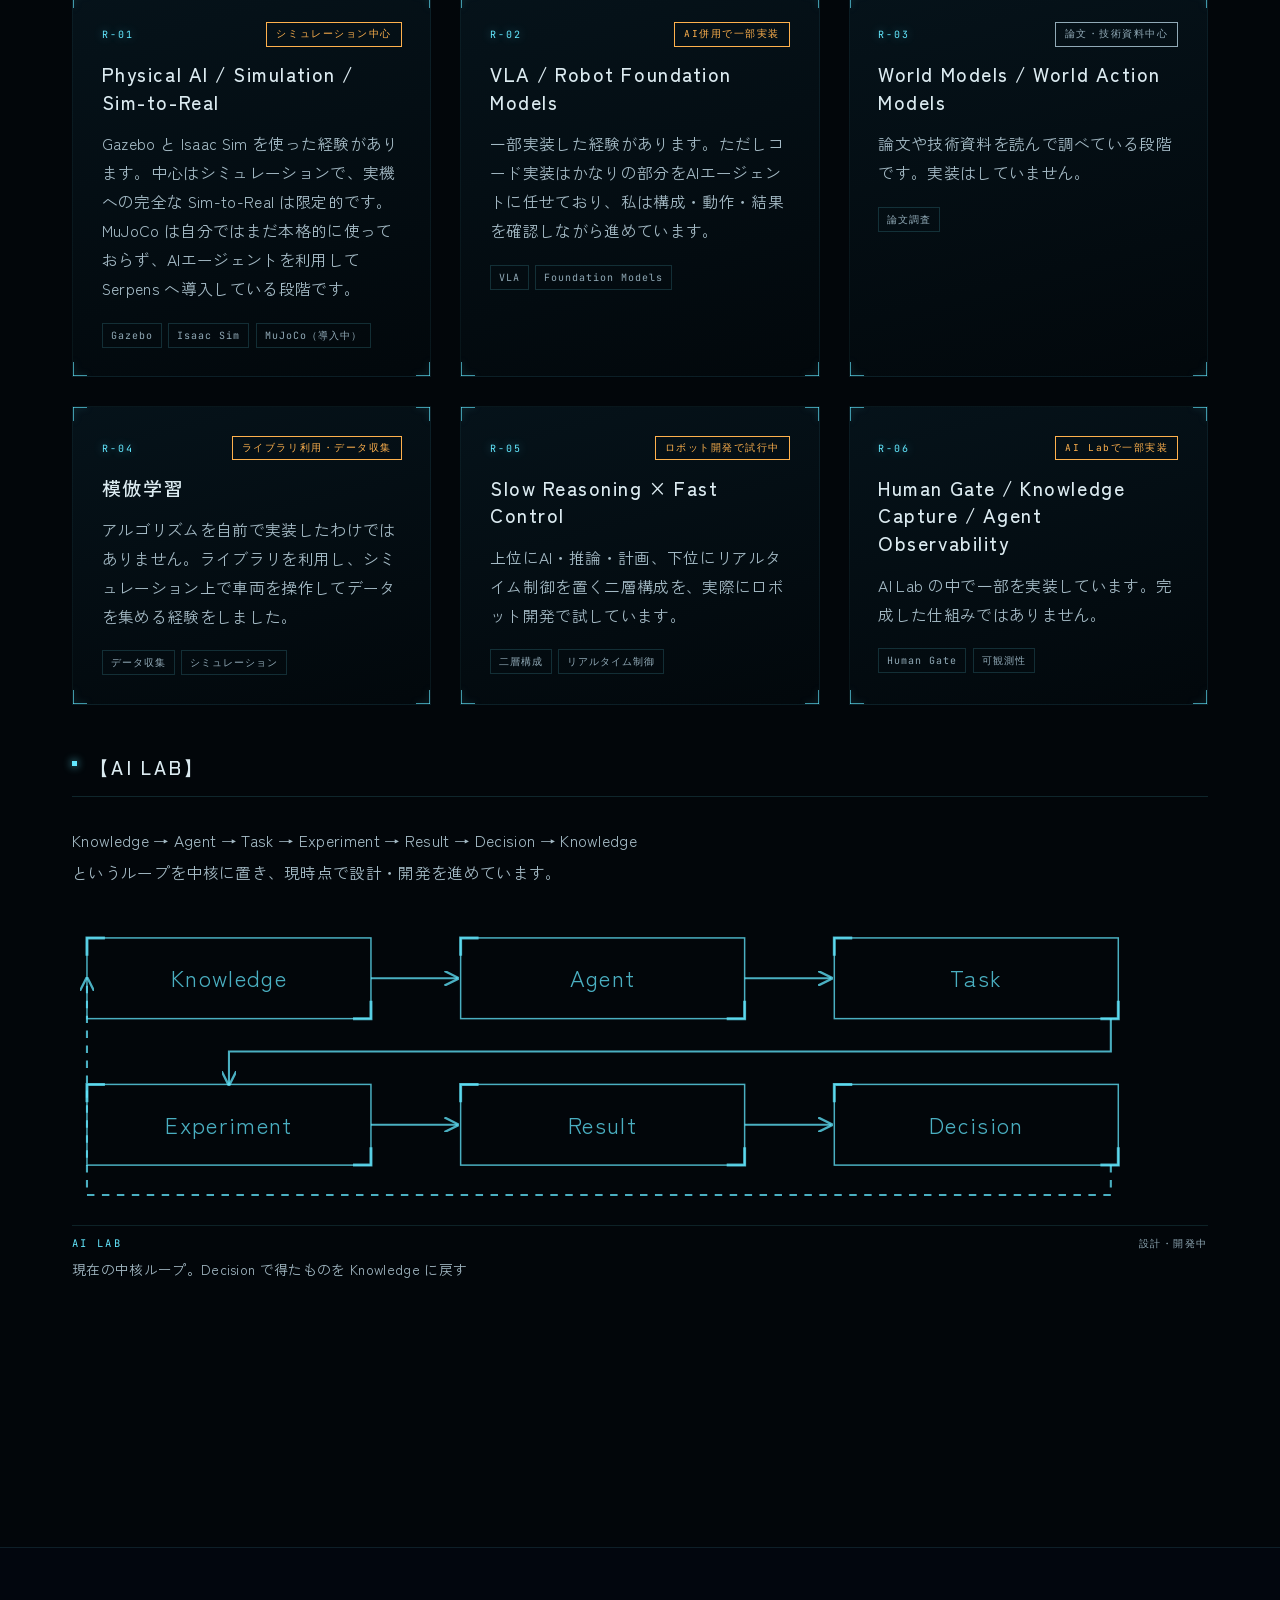
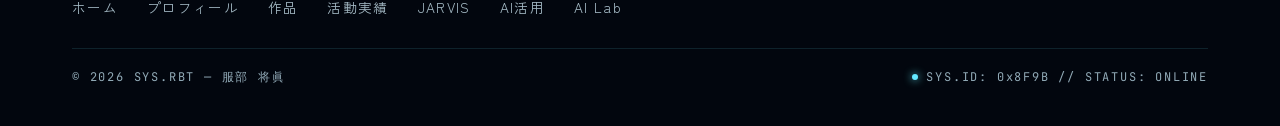
<file: learning.html>
<!DOCTYPE html>
<html lang="ja">

<head>
    <script>document.documentElement.classList.add('js');setTimeout(function(){document.body&&document.body.classList.add('is-loaded')},2500)</script>
    <meta charset="UTF-8">
    <meta name="viewport" content="width=device-width, initial-scale=1.0">
    <title>学習 — ROS 2 / FAシステム | SYS.RBT</title>
    <link rel="preconnect" href="https://fonts.googleapis.com">
    <link rel="preconnect" href="https://fonts.gstatic.com" crossorigin>
    <link
        href="https://fonts.googleapis.com/css2?family=Chakra+Petch:wght@400;600&family=JetBrains+Mono:wght@400&family=Shippori+Mincho:wght@700&family=Zen+Kaku+Gothic+Antique:wght@300;500;700&display=swap"
        rel="stylesheet">
    <link rel="stylesheet" href="assets/css/style.css?v=26">
    <meta name="description" content="ROS 2公式ドキュメントや三菱電機e-ラーニングなど、エンジニアリングの基礎を築いた学習リソースと、そこで学んだ内容。">
    <link rel="canonical" href="https://portfolio-weld-three-44.vercel.app/learning.html">
    <meta name="theme-color" content="#02060a">
    <link rel="icon" href="assets/favicon.svg" type="image/svg+xml">
    <meta property="og:type" content="website">
    <meta property="og:site_name" content="SYS.RBT">
    <meta property="og:locale" content="ja_JP">
    <meta property="og:title" content="学習 — ROS 2 / FAシステム | SYS.RBT">
    <meta property="og:description" content="ROS 2公式ドキュメントや三菱電機e-ラーニングなど、エンジニアリングの基礎を築いた学習リソースと、そこで学んだ内容。">
    <meta property="og:url" content="https://portfolio-weld-three-44.vercel.app/learning.html">
    <meta property="og:image" content="https://portfolio-weld-three-44.vercel.app/assets/images/og.jpg">
    <meta property="og:image:width" content="1200">
    <meta property="og:image:height" content="630">
    <meta property="og:image:alt" content="服部 将眞 — ハードウェア＆ロボティクス エンジニア。自作ロボットのワイヤーフレームモデル">
    <meta name="twitter:card" content="summary_large_image">
    <meta name="twitter:title" content="学習 — ROS 2 / FAシステム | SYS.RBT">
    <meta name="twitter:description" content="ROS 2公式ドキュメントや三菱電機e-ラーニングなど、エンジニアリングの基礎を築いた学習リソースと、そこで学んだ内容。">
    <meta name="twitter:image" content="https://portfolio-weld-three-44.vercel.app/assets/images/og.jpg">
<link rel="stylesheet" href="assets/css/editorial.css?v=1">
</head>

<body>
    <a class="skip-link" href="#main">本文へスキップ</a>
    <div class="grid-background"></div>
    <div class="bg-vignette"></div>
    <div id="vehicle-canvas" data-vehicle="mmx"></div>
    <div class="vehicle-caption"><span>MMX // PHOBOS PROXIMITY OPERATIONS</span><span class="vc-live">3D ILLUSTRATION</span></div>

    <!-- Side labels for premium vibe -->
    <div class="side-label-left">SYS.RBT_PORTFOLIO // STATUS: ONLINE</div>
    <div class="side-label-right">0x8F9B // OPERATOR: ENG</div>

    <nav class="navbar">
        <div class="nav-container">
            <a href="index.html" class="logo">
                <span class="logo-text">SYS.RBT_</span><span class="cursor"></span>
            </a>
            <ul class="nav-links" id="site-nav">
                <li><a href="index.html">ホーム</a></li>
                <li><a href="profile.html">プロフィール</a></li>
                <li><a href="works.html">作品</a></li>
                <li><a href="activities.html">活動実績</a></li>
                <li><a href="learning.html" class="active">学習</a></li>
            </ul>
            <button class="hamburger" type="button" aria-label="メニューを開く" aria-controls="site-nav" aria-expanded="false">
                <div class="line1"></div>
                <div class="line2"></div>
                <div class="line3"></div>
            </button>
        </div>
    </nav>

    <main id="main" class="page-main container">
                        <section class="page-header fade-in">
            <p class="page-eyebrow">MOD-04 // DATA ARCHIVE — KNOWLEDGE BASE</p>
            <h1 class="page-title">04. 学習</h1>
            <p class="page-subtitle">開発で直面した課題を、基礎と公式資料に戻って学ぶ。学習内容と制作へのつながりをまとめています。</p>
            <div class="title-line"></div>
            <div class="page-status" aria-label="ページステータス">
                <span><i class="ps-dot"></i>RESOURCES: <b>02</b></span>
                <span>BOOKS: <b>08</b></span>
                <span>RESEARCH: <b>06</b></span>
                <span class="ps-warn"><i class="ps-dot"></i>IN PROGRESS: <b>02</b></span>
                <span>STATUS: <b>INDEXED</b></span>
            </div>
        </section>

        <section class="learning-grid">
            <h2 class="sr-only">学習リソース</h2>
            <!-- Site Example 1 -->
            <div class="card learning-card fade-in">
                <div class="learning-type type-site">サイト</div>
                <div class="card-content">
                    <div class="ref-head"><span class="ref-id">REF-01</span><span class="ref-source">docs.ros.org</span></div>
                    <h3 class="card-title">ROS 2 公式ドキュメント</h3>
                    <a href="https://docs.ros.org/" target="_blank" class="resource-link" rel="noopener noreferrer">
                        <svg width="16" height="16" viewBox="0 0 24 24" fill="none" stroke="currentColor"
                            stroke-width="2" stroke-linecap="round" stroke-linejoin="round">
                            <path d="M18 13v6a2 2 0 0 1-2 2H5a2 2 0 0 1-2-2V8a2 2 0 0 1 2-2h6"></path>
                            <polyline points="15 3 21 3 21 9"></polyline>
                            <line x1="10" y1="14" x2="21" y2="3"></line>
                        </svg>
                        資料にアクセス
                    </a>

                    <div class="learning-details">
                        <h4 class="detail-title">学んだ内容:</h4>
                        <p class="content-text">ノード、トピック、サービスの役割と、複数の機能を通信でつなぐROS 2の構成。</p>

                        <h4 class="detail-title">制作へのつながり:</h4>
                        <p class="impression-text">具臣の移動・認識・アーム制御を考える際の基礎です。ノード間で何を受け渡すかを整理し、不具合が出たときに通信と各機能を分けて確認するために参照しています。</p>
                        <div class="ref-chips" data-chips-REF-01><span class="ref-chip">ノード</span><span class="ref-chip">トピック</span><span class="ref-chip">サービス</span><span class="ref-chip">アーキテクチャ</span></div>
                    </div>
                </div>
            </div>

            <!-- Site Example 2 (Mitsubishi FA) -->
            <div class="card learning-card fade-in">
                <div class="learning-type type-site">サイト</div>
                <div class="card-content">
                    <div class="ref-head"><span class="ref-id">REF-02</span><span class="ref-source">mitsubishielectric.co.jp</span></div>
                    <h3 class="card-title">三菱電機 e-ラーニング</h3>
                    <a href="https://www.mitsubishielectric.co.jp/fa/assist/e-learning/" target="_blank"
                        class="resource-link" rel="noopener noreferrer">
                        <svg width="16" height="16" viewBox="0 0 24 24" fill="none" stroke="currentColor"
                            stroke-width="2" stroke-linecap="round" stroke-linejoin="round">
                            <path d="M18 13v6a2 2 0 0 1-2 2H5a2 2 0 0 1-2-2V8a2 2 0 0 1 2-2h6"></path>
                            <polyline points="15 3 21 3 21 9"></polyline>
                            <line x1="10" y1="14" x2="21" y2="3"></line>
                        </svg>
                        学習サイトへアクセス
                    </a>

                    <div class="learning-details">
                        <h4 class="detail-title">学んだ内容:</h4>
                        <p class="content-text">FAの基本概念と全体像の理解 産業用ロボット、PLC、表示機、サーボ・インバータ等の役割と基本操作</p>

                        <h4 class="detail-title">制作へのつながり:</h4>
                        <p class="impression-text">
                            ロボット、PLC、表示機、駆動機器が連携して工程を動かすことを学びました。ミーミルの手の認識・搬送・仕分けも、各装置の役割と動作の順序から考えるようになりました。
                        </p>
                        <div class="ref-chips" data-chips-REF-02><span class="ref-chip">PLC</span><span class="ref-chip">産業用ロボット</span><span class="ref-chip">表示機</span><span class="ref-chip">サーボ・インバータ</span></div>
                    </div>
                </div>
            </div>
        </section>

        <section class="section-block progress-block">
            <div class="container-flush">
                <h2 class="section-heading fade-in"><span class="sec-num">04-B</span>IN PROGRESS</h2>
                <p class="section-sub fade-in">STUDYING NOW // 現在ふかぼり中のテーマ</p>
                <div class="progress-grid">
                    <article class="card progress-card fade-in">
                        <div class="card-content">
                            <div class="ref-head"><span class="ref-id">TOPIC-01</span><span class="ref-status"><i></i>継続中</span></div>
                            <h3 class="card-title">制御工学の再開拓</h3>
                            <p class="card-desc">力学・伝達関数・システム同定を学び、走行が不安定になる理由や、制御ゲインの前提を説明できるように取り組んでいます。</p>
                            <div class="ref-chips"><span class="ref-chip">伝達関数</span><span class="ref-chip">PID</span><span class="ref-chip">システム同定</span></div>
                        </div>
                    </article>
                    <article class="card progress-card fade-in">
                        <div class="card-content">
                            <div class="ref-head"><span class="ref-id">TOPIC-02</span><span class="ref-status"><i></i>継続中</span></div>
                            <h3 class="card-title">情報処理の基礎を開発へ</h3>
                            <p class="card-desc">基本情報技術者試験で学んだ知識を、機器間通信や状態管理に結び付けて復習中。生成AIの提案も、仕様・実装・試験結果を照合して採否を判断します。</p>
                            <div class="ref-chips"><span class="ref-chip">アルゴリズム</span><span class="ref-chip">ネットワーク</span><span class="ref-chip">データベース</span></div>
                        </div>
                    </article>
                </div>
            </div>
        </section>

        <section class="section-block books-block">
            <div class="container-flush">
                <h2 class="section-heading fade-in"><span class="sec-num">04-C</span>BOOKS</h2>
                <p class="section-sub fade-in">技術書 // 読んだ状態と、どこで使ったか</p>
                <div class="books-grid">
                    <article class="card ref-card fade-in">
                        <div class="card-content">
                            <div class="ref-head">
                                <span class="ref-id">BOOK-01</span>
                                <span class="status-chip is-reading">読書途中</span>
                            </div>
                            <h3 class="card-title">メカニズムの事典</h3>
                            <p class="card-desc">特定の機構をそのまま採用するためではなく、世の中の物や機械がどういう仕組みで動いているかを理解するために読んでいます。</p>
                            <div class="ref-chips"><span class="ref-chip">機構</span><span class="ref-chip">リンク</span><span class="ref-chip">運動変換</span></div>
                        </div>
                    </article>
                    <article class="card ref-card fade-in">
                        <div class="card-content">
                            <div class="ref-head">
                                <span class="ref-id">BOOK-02</span>
                                <span class="status-chip is-ref">必要箇所を参照</span>
                            </div>
                            <h3 class="card-title">筋肉・関節の動きの仕組み事典</h3>
                            <p class="card-desc">ロボットの機構を考えるときのアイデア出しに使っています。必要な箇所だけを参照する読み方です。</p>
                            <div class="ref-chips"><span class="ref-chip">関節</span><span class="ref-chip">駆動</span><span class="ref-chip">アイデア出し</span></div>
                        </div>
                    </article>
                    <article class="card ref-card fade-in">
                        <div class="card-content">
                            <div class="ref-head">
                                <span class="ref-id">BOOK-03</span>
                                <span class="status-chip is-done">読了</span>
                            </div>
                            <h3 class="card-title">はじめての制御工学</h3>
                            <p class="card-desc">Auto Trash Car の PID 制御で実際に活用しました。</p>
                            <div class="ref-chips"><span class="ref-chip">PID</span><span class="ref-chip">制御工学</span><span class="ref-chip">実利用あり</span></div>
                        </div>
                    </article>
                    <article class="card ref-card fade-in">
                        <div class="card-content">
                            <div class="ref-head">
                                <span class="ref-id">BOOK-04</span>
                                <span class="status-chip is-ref">必要箇所のみ</span>
                            </div>
                            <h3 class="card-title">力学・解析力学</h3>
                            <p class="card-desc">制御工学を理解するための基礎として、必要な範囲を読んでいます。</p>
                            <div class="ref-chips"><span class="ref-chip">力学</span><span class="ref-chip">基礎</span></div>
                        </div>
                    </article>
                    <article class="card ref-card fade-in">
                        <div class="card-content">
                            <div class="ref-head">
                                <span class="ref-id">BOOK-05</span>
                                <span class="status-chip is-done">読了</span>
                            </div>
                            <h3 class="card-title">図面の読み方がやさしくわかる本</h3>
                            <p class="card-desc">インターンや制作で実際の図面を読むときに役立ちました。</p>
                            <div class="ref-chips"><span class="ref-chip">図面</span><span class="ref-chip">読図</span></div>
                        </div>
                    </article>
                    <article class="card ref-card fade-in">
                        <div class="card-content">
                            <div class="ref-head">
                                <span class="ref-id">BOOK-06</span>
                                <span class="status-chip is-done">読了</span>
                            </div>
                            <h3 class="card-title">図面の書き方がやさしくわかる本</h3>
                            <p class="card-desc">実際に2D製図を行った経験があります。ただし公差設計はまだ本格的には行っていません。</p>
                            <div class="ref-chips"><span class="ref-chip">2D製図</span><span class="ref-chip">公差は未着手</span></div>
                        </div>
                    </article>
                    <article class="card ref-card fade-in">
                        <div class="card-content">
                            <div class="ref-head">
                                <span class="ref-id">BOOK-07</span>
                                <span class="status-chip is-done">読了</span>
                            </div>
                            <h3 class="card-title">ロボティクス概論</h3>
                            <p class="card-desc">理論を学びました。MoveIt や IK の実装をこの本で行ったわけではありません。</p>
                            <div class="ref-chips"><span class="ref-chip">運動学</span><span class="ref-chip">理論</span></div>
                        </div>
                    </article>
                    <article class="card ref-card fade-in">
                        <div class="card-content">
                            <div class="ref-head">
                                <span class="ref-id">BOOK-08</span>
                                <span class="status-chip is-reading">読書途中</span>
                            </div>
                            <h3 class="card-title">ゼロから作るDeep Learning 4</h3>
                            <p class="card-desc">コードは実際に動かしながら学習しています。</p>
                            <div class="ref-chips"><span class="ref-chip">強化学習</span><span class="ref-chip">コード実行</span></div>
                        </div>
                    </article>
                </div>
            </div>
        </section>

        <section class="section-block research-block">
            <div class="container-flush">
                <h2 class="section-heading fade-in"><span class="sec-num">04-D</span>RESEARCH &amp; EXPLORATION</h2>
                <p class="section-sub fade-in">調査・検証中のテーマ // 研究成果ではありません</p>
                <div class="books-grid">
                    <article class="card ref-card fade-in">
                        <div class="card-content">
                            <div class="ref-head">
                                <span class="ref-id">R-01</span>
                                <span class="status-chip is-sim">シミュレーション中心</span>
                            </div>
                            <h3 class="card-title">Physical AI / Simulation / Sim-to-Real</h3>
                            <p class="card-desc">Gazebo と Isaac Sim を使った経験があります。中心はシミュレーションで、実機への完全な Sim-to-Real は限定的です。MuJoCo は自分ではまだ本格的に使っておらず、AIエージェントを利用して Serpens へ導入している段階です。</p>
                            <div class="ref-chips"><span class="ref-chip">Gazebo</span><span class="ref-chip">Isaac Sim</span><span class="ref-chip">MuJoCo（導入中）</span></div>
                        </div>
                    </article>
                    <article class="card ref-card fade-in">
                        <div class="card-content">
                            <div class="ref-head">
                                <span class="ref-id">R-02</span>
                                <span class="status-chip is-partial">AI併用で一部実装</span>
                            </div>
                            <h3 class="card-title">VLA / Robot Foundation Models</h3>
                            <p class="card-desc">一部実装した経験があります。ただしコード実装はかなりの部分をAIエージェントに任せており、私は構成・動作・結果を確認しながら進めています。</p>
                            <div class="ref-chips"><span class="ref-chip">VLA</span><span class="ref-chip">Foundation Models</span></div>
                        </div>
                    </article>
                    <article class="card ref-card fade-in">
                        <div class="card-content">
                            <div class="ref-head">
                                <span class="ref-id">R-03</span>
                                <span class="status-chip is-paper">論文・技術資料中心</span>
                            </div>
                            <h3 class="card-title">World Models / World Action Models</h3>
                            <p class="card-desc">論文や技術資料を読んで調べている段階です。実装はしていません。</p>
                            <div class="ref-chips"><span class="ref-chip">論文調査</span></div>
                        </div>
                    </article>
                    <article class="card ref-card fade-in">
                        <div class="card-content">
                            <div class="ref-head">
                                <span class="ref-id">R-04</span>
                                <span class="status-chip is-partial">ライブラリ利用・データ収集</span>
                            </div>
                            <h3 class="card-title">模倣学習</h3>
                            <p class="card-desc">アルゴリズムを自前で実装したわけではありません。ライブラリを利用し、シミュレーション上で車両を操作してデータを集める経験をしました。</p>
                            <div class="ref-chips"><span class="ref-chip">データ収集</span><span class="ref-chip">シミュレーション</span></div>
                        </div>
                    </article>
                    <article class="card ref-card fade-in">
                        <div class="card-content">
                            <div class="ref-head">
                                <span class="ref-id">R-05</span>
                                <span class="status-chip is-trying">ロボット開発で試行中</span>
                            </div>
                            <h3 class="card-title">Slow Reasoning × Fast Control</h3>
                            <p class="card-desc">上位にAI・推論・計画、下位にリアルタイム制御を置く二層構成を、実際にロボット開発で試しています。</p>
                            <div class="ref-chips"><span class="ref-chip">二層構成</span><span class="ref-chip">リアルタイム制御</span></div>
                        </div>
                    </article>
                    <article class="card ref-card fade-in">
                        <div class="card-content">
                            <div class="ref-head">
                                <span class="ref-id">R-06</span>
                                <span class="status-chip is-partial">AI Labで一部実装</span>
                            </div>
                            <h3 class="card-title">Human Gate / Knowledge Capture / Agent Observability</h3>
                            <p class="card-desc">AI Lab の中で一部を実装しています。完成した仕組みではありません。</p>
                            <div class="ref-chips"><span class="ref-chip">Human Gate</span><span class="ref-chip">可観測性</span></div>
                        </div>
                    </article>
                </div>

                <h3 class="doc-h" style="margin-top: 3rem;">【AI Lab】</h3>
                <p class="doc-p">Knowledge → Agent → Task → Experiment → Result → Decision → Knowledge というループを中核に置き、現時点で設計・開発を進めています。</p>

                <figure class="flow-fig loop-fig">
                    <svg viewBox="0 0 760 200" role="img" aria-label="AI Lab の中核ループ">
                        <defs>
                            <marker id="la" viewBox="0 0 10 10" refX="9" refY="5" markerWidth="7" markerHeight="7" orient="auto">
                                <path d="M0 0 L10 5 L0 10" fill="none" stroke="currentColor" stroke-width="1.6"></path>
                            </marker>
                        </defs>
                        <g transform="translate(10 14)">
                            <rect width="190" height="54" fill="none" stroke="currentColor" stroke-width="1"></rect>
                            <path d="M0 12 L0 0 L12 0" fill="none" stroke="currentColor" stroke-width="2"></path>
                            <path d="M190 42 L190 54 L178 54" fill="none" stroke="currentColor" stroke-width="2"></path>
                            <text x="95" y="33" text-anchor="middle" font-size="15" fill="currentColor">Knowledge</text>
                        </g>
                        <g transform="translate(260 14)">
                            <rect width="190" height="54" fill="none" stroke="currentColor" stroke-width="1"></rect>
                            <path d="M0 12 L0 0 L12 0" fill="none" stroke="currentColor" stroke-width="2"></path>
                            <path d="M190 42 L190 54 L178 54" fill="none" stroke="currentColor" stroke-width="2"></path>
                            <text x="95" y="33" text-anchor="middle" font-size="15" fill="currentColor">Agent</text>
                        </g>
                        <g transform="translate(510 14)">
                            <rect width="190" height="54" fill="none" stroke="currentColor" stroke-width="1"></rect>
                            <path d="M0 12 L0 0 L12 0" fill="none" stroke="currentColor" stroke-width="2"></path>
                            <path d="M190 42 L190 54 L178 54" fill="none" stroke="currentColor" stroke-width="2"></path>
                            <text x="95" y="33" text-anchor="middle" font-size="15" fill="currentColor">Task</text>
                        </g>
                        <g transform="translate(10 112)">
                            <rect width="190" height="54" fill="none" stroke="currentColor" stroke-width="1"></rect>
                            <path d="M0 12 L0 0 L12 0" fill="none" stroke="currentColor" stroke-width="2"></path>
                            <path d="M190 42 L190 54 L178 54" fill="none" stroke="currentColor" stroke-width="2"></path>
                            <text x="95" y="33" text-anchor="middle" font-size="15" fill="currentColor">Experiment</text>
                        </g>
                        <g transform="translate(260 112)">
                            <rect width="190" height="54" fill="none" stroke="currentColor" stroke-width="1"></rect>
                            <path d="M0 12 L0 0 L12 0" fill="none" stroke="currentColor" stroke-width="2"></path>
                            <path d="M190 42 L190 54 L178 54" fill="none" stroke="currentColor" stroke-width="2"></path>
                            <text x="95" y="33" text-anchor="middle" font-size="15" fill="currentColor">Result</text>
                        </g>
                        <g transform="translate(510 112)">
                            <rect width="190" height="54" fill="none" stroke="currentColor" stroke-width="1"></rect>
                            <path d="M0 12 L0 0 L12 0" fill="none" stroke="currentColor" stroke-width="2"></path>
                            <path d="M190 42 L190 54 L178 54" fill="none" stroke="currentColor" stroke-width="2"></path>
                            <text x="95" y="33" text-anchor="middle" font-size="15" fill="currentColor">Decision</text>
                        </g>
                        <line x1="200" y1="41" x2="258" y2="41" stroke="currentColor" stroke-width="1.4" marker-end="url(#la)"></line>
                        <line x1="450" y1="41" x2="508" y2="41" stroke="currentColor" stroke-width="1.4" marker-end="url(#la)"></line>
                        <path d="M695 68 L695 90 L105 90 L105 112" fill="none" stroke="currentColor" stroke-width="1.4" marker-end="url(#la)"></path>
                        <line x1="200" y1="139" x2="258" y2="139" stroke="currentColor" stroke-width="1.4" marker-end="url(#la)"></line>
                        <line x1="450" y1="139" x2="508" y2="139" stroke="currentColor" stroke-width="1.4" marker-end="url(#la)"></line>
                        <path d="M695 166 L695 186 L10 186 L10 41" fill="none" stroke="currentColor" stroke-width="1.4" stroke-dasharray="5 5" marker-end="url(#la)"></path>
                    </svg>
                    <figcaption class="plate-cap">
                        <span class="plate-id">AI LAB</span>
                        <span class="plate-text">現在の中核ループ。Decision で得たものを Knowledge に戻す</span>
                        <span class="plate-credit">設計・開発中</span>
                    </figcaption>
                </figure>
            </div>
        </section>
    </main>

    <footer class="footer">
        <div class="container">
            <nav class="footer-nav" aria-label="サイト内リンク"><a href="index.html">ホーム</a><a href="profile.html">プロフィール</a><a href="works.html">作品</a><a href="activities.html">活動実績</a><a href="jarvis.html">JARVIS</a><a href="ai-workflow.html">AI活用</a><a href="ai-lab.html">AI Lab</a></nav>
            <div class="footer-meta">
                <p>&copy; <span id="year"></span> SYS.RBT — 服部 将眞</p>
                <div class="system-id"><i class="ps-dot"></i>SYS.ID: 0x8F9B // STATUS: ONLINE</div>
            </div>
        </div>
    </footer>
    <script defer src="assets/js/main.js"></script>
    <script defer src="assets/js/scene-boot.js"></script>
    <script defer src="assets/js/motion.js"></script>
</body>

</html>
</file>
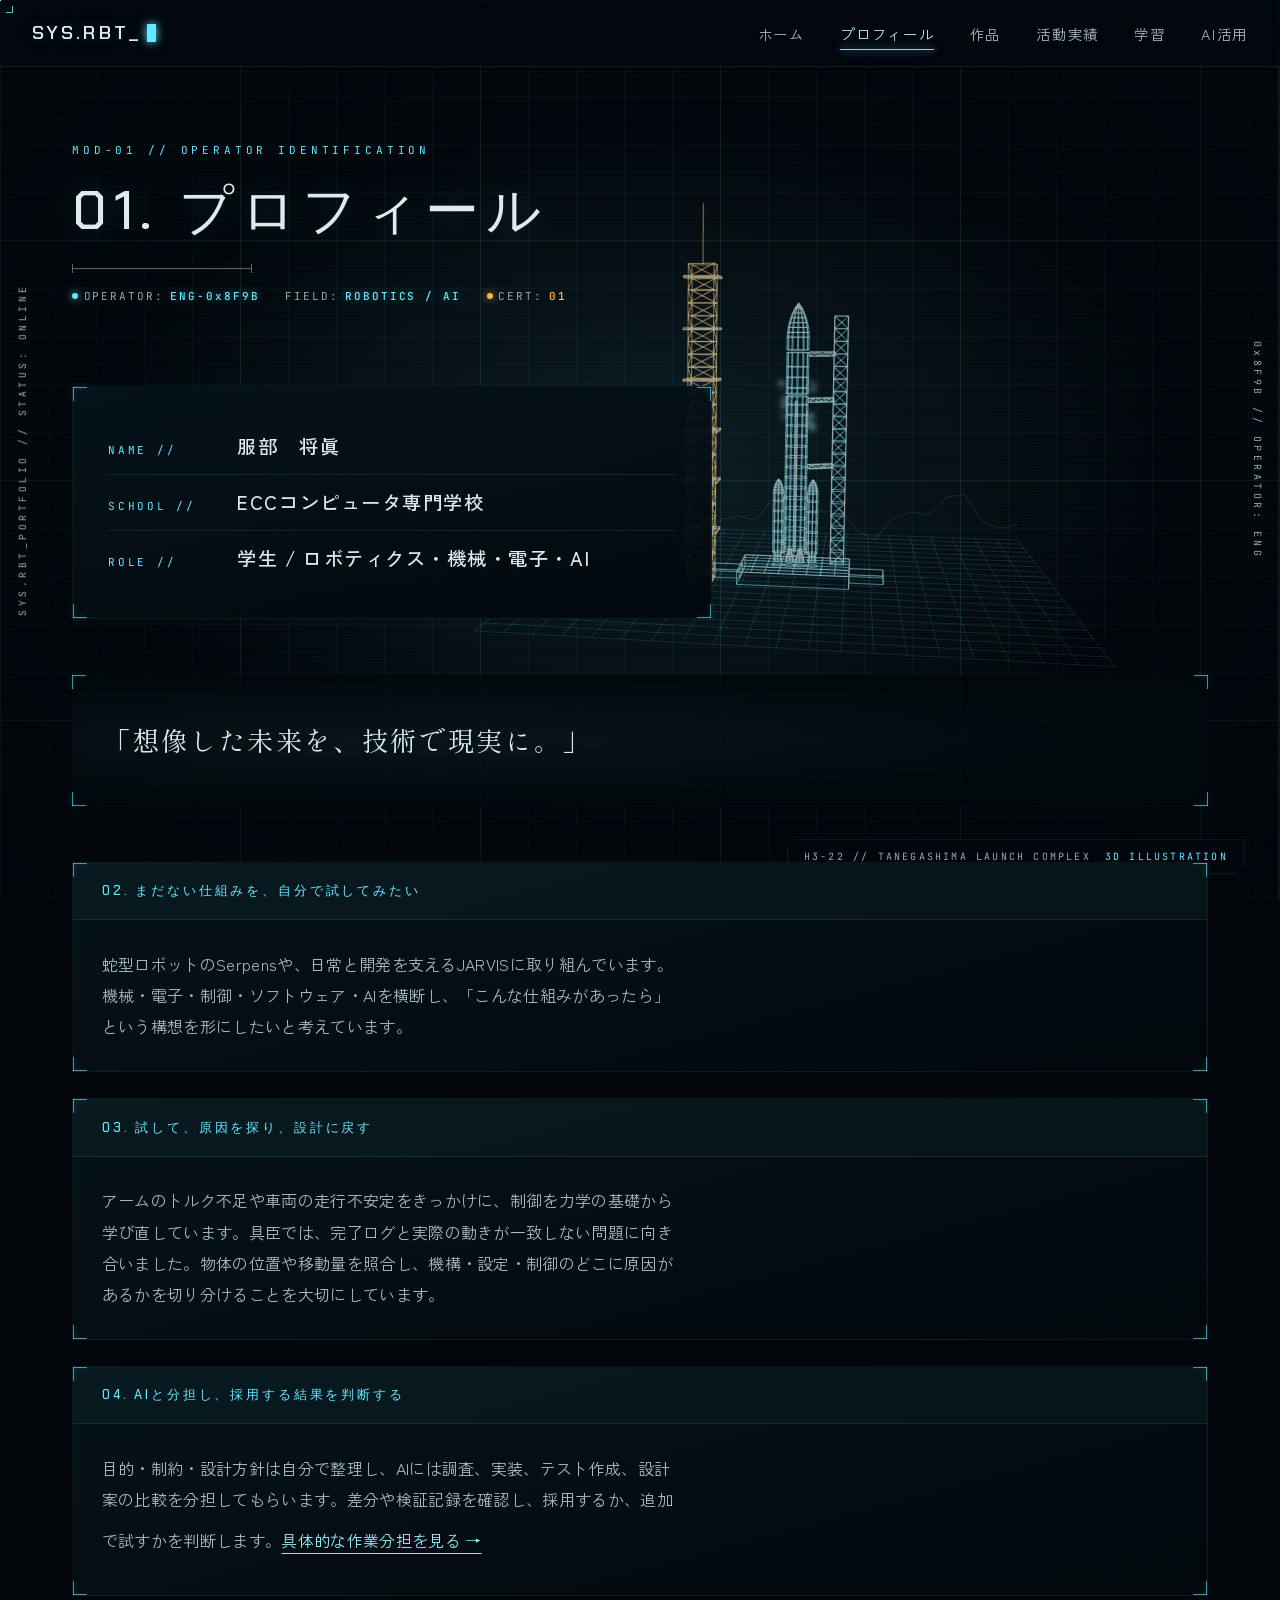
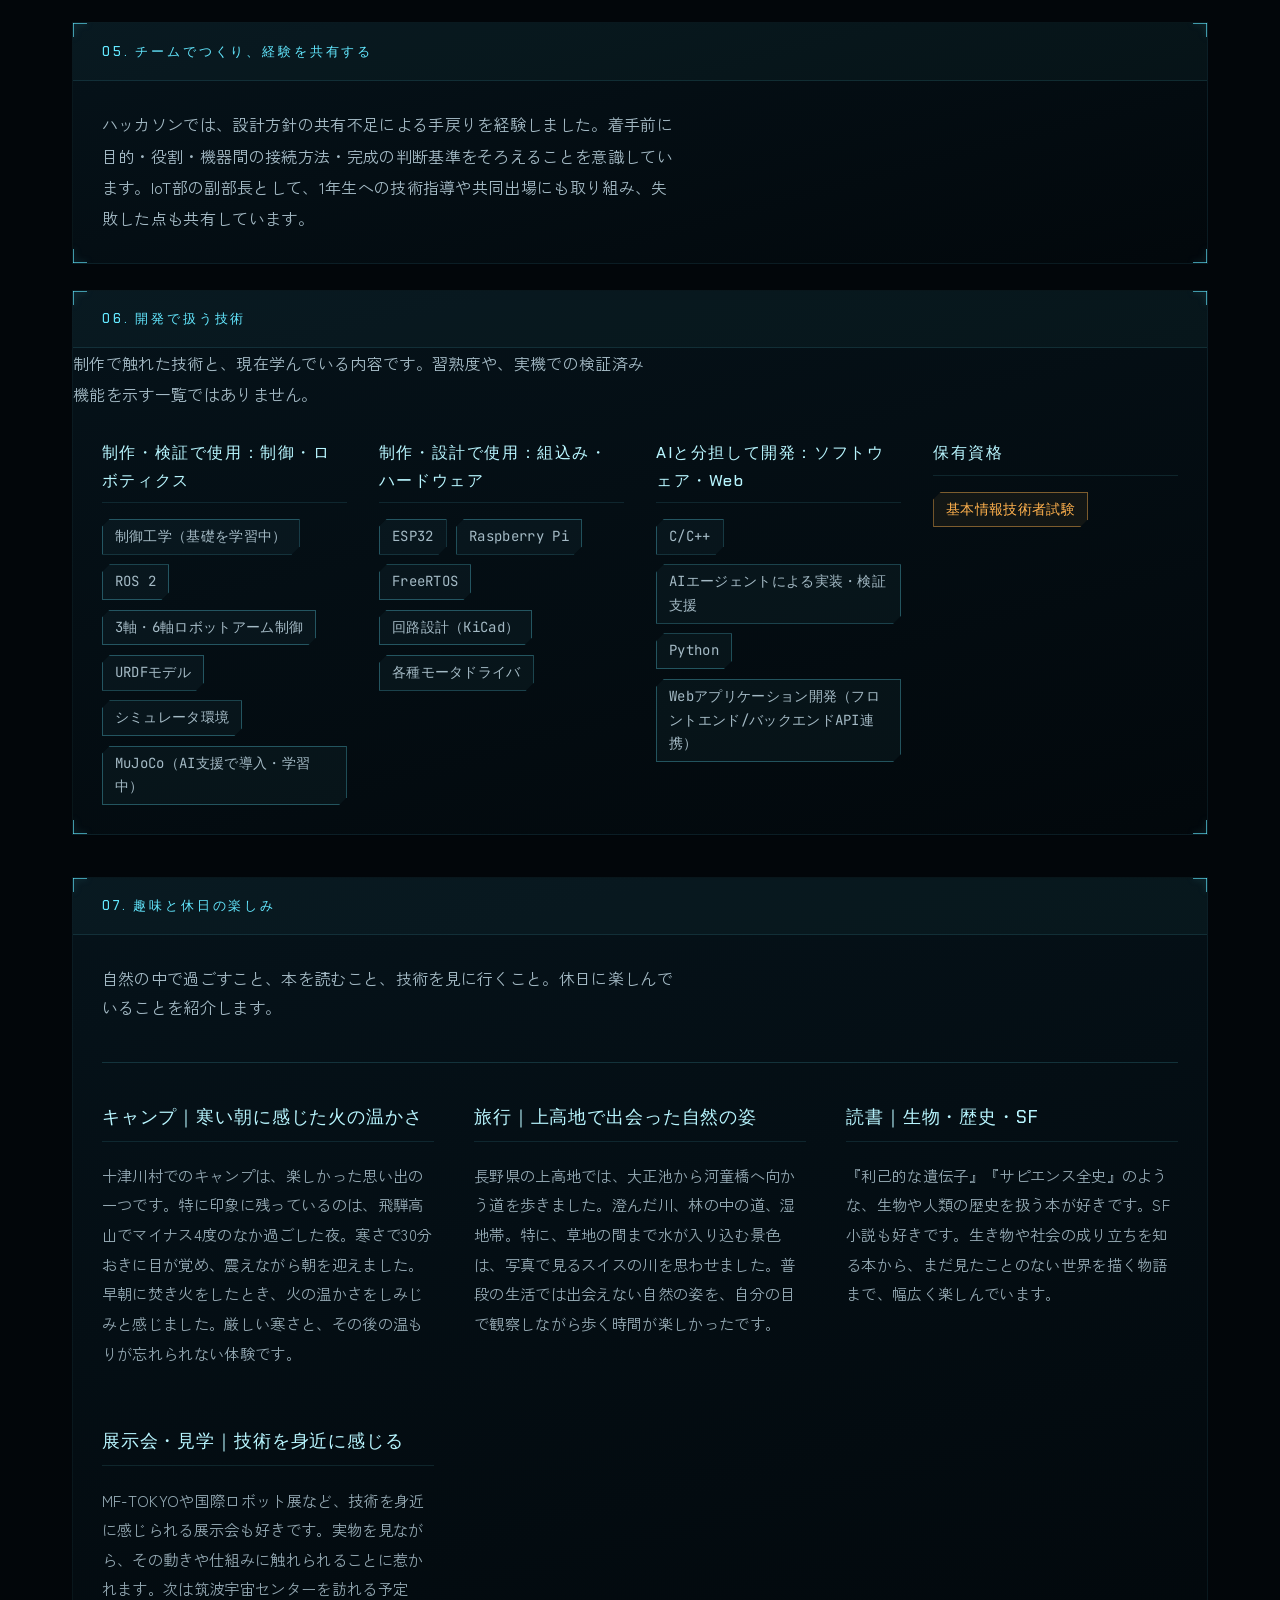
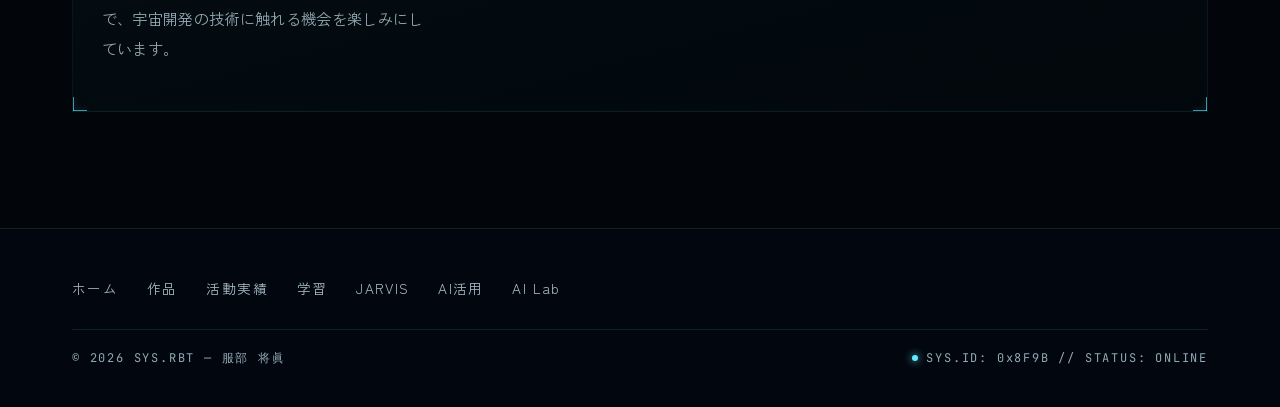
<file: profile.html>
<!DOCTYPE html>
<html lang="ja">

<head>
    <script>document.documentElement.classList.add('js');setTimeout(function(){document.body&&document.body.classList.add('is-loaded')},2500)</script>
    <meta charset="UTF-8">
    <meta name="viewport" content="width=device-width, initial-scale=1.0">
    <title>プロフィール — 服部 将眞 | SYS.RBT</title>
    <link rel="preconnect" href="https://fonts.googleapis.com">
    <link rel="preconnect" href="https://fonts.gstatic.com" crossorigin>
    <link
        href="https://fonts.googleapis.com/css2?family=Chakra+Petch:wght@400;600&family=JetBrains+Mono:wght@400&family=Shippori+Mincho:wght@700&family=Zen+Kaku+Gothic+Antique:wght@300;500;700&display=swap"
        rel="stylesheet">
    <link rel="stylesheet" href="assets/css/style.css?v=26">
    <meta name="description" content="ECCコンピュータ専門学校の学生。機械・電子・制御・ソフトウェア・AIを横断する関心と、試作・検証・チーム開発の経験。">
    <link rel="canonical" href="https://portfolio-weld-three-44.vercel.app/profile.html">
    <meta name="theme-color" content="#02060a">
    <link rel="icon" href="assets/favicon.svg" type="image/svg+xml">
    <meta property="og:type" content="website">
    <meta property="og:site_name" content="SYS.RBT">
    <meta property="og:locale" content="ja_JP">
    <meta property="og:title" content="プロフィール — 服部 将眞 | SYS.RBT">
    <meta property="og:description" content="ECCコンピュータ専門学校の学生。機械・電子・制御・ソフトウェア・AIを横断する関心と、試作・検証・チーム開発の経験。">
    <meta property="og:url" content="https://portfolio-weld-three-44.vercel.app/profile.html">
    <meta property="og:image" content="https://portfolio-weld-three-44.vercel.app/assets/images/og.jpg">
    <meta property="og:image:width" content="1200">
    <meta property="og:image:height" content="630">
    <meta property="og:image:alt" content="服部 将眞 — ハードウェア＆ロボティクス エンジニア。自作ロボットのワイヤーフレームモデル">
    <meta name="twitter:card" content="summary_large_image">
    <meta name="twitter:title" content="プロフィール — 服部 将眞 | SYS.RBT">
    <meta name="twitter:description" content="ECCコンピュータ専門学校の学生。機械・電子・制御・ソフトウェア・AIを横断する関心と、試作・検証・チーム開発の経験。">
    <meta name="twitter:image" content="https://portfolio-weld-three-44.vercel.app/assets/images/og.jpg">
<link rel="stylesheet" href="assets/css/editorial.css?v=2">
</head>

<body class="profile-page">
    <a class="skip-link" href="#main">本文へスキップ</a>
    <div class="grid-background"></div>
    <div class="bg-vignette"></div>
    <div id="vehicle-canvas" data-vehicle="h3"></div>
    <div class="vehicle-caption"><span>H3-22 // TANEGASHIMA LAUNCH COMPLEX</span><span class="vc-live">3D ILLUSTRATION</span></div>

    <!-- Side labels for premium vibe -->
    <div class="side-label-left">SYS.RBT_PORTFOLIO // STATUS: ONLINE</div>
    <div class="side-label-right">0x8F9B // OPERATOR: ENG</div>

    <nav class="navbar">
        <div class="nav-container">
            <a href="index.html" class="logo">
                <span class="logo-text">SYS.RBT_</span><span class="cursor"></span>
            </a>
            <ul class="nav-links" id="site-nav">
                <li><a href="index.html">ホーム</a></li>
                <li><a href="profile.html" class="active">プロフィール</a></li>
                <li><a href="works.html">作品</a></li>
                <li><a href="activities.html">活動実績</a></li>
                <li><a href="learning.html">学習</a></li><li><a href="ai-workflow.html">AI活用</a></li>
            </ul>
            <button class="hamburger" type="button" aria-label="メニューを開く" aria-controls="site-nav" aria-expanded="false">
                <div class="line1"></div>
                <div class="line2"></div>
                <div class="line3"></div>
            </button>
        </div>
    </nav>

    <main id="main" class="page-main container">
                        <section class="page-header fade-in">
            <p class="page-eyebrow">MOD-01 // OPERATOR IDENTIFICATION</p>
            <h1 class="page-title">01. プロフィール</h1>
            <div class="title-line"></div>
            <div class="page-status" aria-label="ページステータス">
                <span><i class="ps-dot"></i>OPERATOR: <b>ENG-0x8F9B</b></span>
                <span>FIELD: <b>ROBOTICS / AI</b></span>
                <span class="ps-warn"><i class="ps-dot"></i>CERT: <b>01</b></span>
            </div>
        </section>

        <section class="profile-section fade-in" style="margin-bottom: 3rem;">
            <div class="profile-card">
                <div class="profile-info">
                    <div class="profile-field">
                        <span class="profile-label">NAME //</span>
                        <span class="profile-value">服部　将眞</span>
                    </div>
                    <div class="profile-divider"></div>
                    <div class="profile-field">
                        <span class="profile-label">SCHOOL //</span>
                        <span class="profile-value">ECCコンピュータ専門学校</span>
                    </div>
                    <div class="profile-divider"></div>
                    <div class="profile-field">
                        <span class="profile-label">ROLE //</span>
                        <span class="profile-value">学生 / ロボティクス・機械・電子・AI</span>
                    </div>
                </div>
            </div>
        </section>

        <!-- Catchphrase Section -->
        <div class="profile-catchphrase fade-in">
            <p class="catchphrase-text">「想像した未来を、技術で現実に。」</p>
        </div>

        <div class="profile-details-grid">
            <h2 class="sr-only">プロフィール詳細</h2>
<section class="card detail-card fade-in" style="grid-column:1/-1"><h3 class="card-header-tech">02. まだない仕組みを、自分で試してみたい</h3><div class="card-content"><p class="desc-text">蛇型ロボットのSerpensや、日常と開発を支えるJARVISに取り組んでいます。機械・電子・制御・ソフトウェア・AIを横断し、「こんな仕組みがあったら」という構想を形にしたいと考えています。</p></div></section>
<section class="card detail-card fade-in" style="grid-column:1/-1"><h3 class="card-header-tech">03. 試して、原因を探り、設計に戻す</h3><div class="card-content"><p class="desc-text">アームのトルク不足や車両の走行不安定をきっかけに、制御を力学の基礎から学び直しています。具臣では、完了ログと実際の動きが一致しない問題に向き合いました。物体の位置や移動量を照合し、機構・設定・制御のどこに原因があるかを切り分けることを大切にしています。</p></div></section>
<section class="card detail-card fade-in" style="grid-column:1/-1"><h3 class="card-header-tech">04. AIと分担し、採用する結果を判断する</h3><div class="card-content"><p class="desc-text">目的・制約・設計方針は自分で整理し、AIには調査、実装、テスト作成、設計案の比較を分担してもらいます。差分や検証記録を確認し、採用するか、追加で試すかを判断します。<a class="text-link" href="ai-workflow.html">具体的な作業分担を見る →</a></p></div></section>
<section class="card detail-card fade-in" style="grid-column:1/-1"><h3 class="card-header-tech">05. チームでつくり、経験を共有する</h3><div class="card-content"><p class="desc-text">ハッカソンでは、設計方針の共有不足による手戻りを経験しました。着手前に目的・役割・機器間の接続方法・完成の判断基準をそろえることを意識しています。IoT部の副部長として、1年生への技術指導や共同出場にも取り組み、失敗した点も共有しています。</p></div></section>
            <!-- Tech Stack Card -->
            <div class="card detail-card tech-stack-card fade-in" style="grid-column: 1 / -1;">
                <h3 class="card-header-tech">06. 開発で扱う技術</h3>
                <p class="desc-text">制作で触れた技術と、現在学んでいる内容です。習熟度や、実機での検証済み機能を示す一覧ではありません。</p><div class="card-content tech-grid">
                    <div class="tech-category">
                        <h4 class="tech-cat-title">制作・検証で使用：制御・ロボティクス</h4>
                        <div class="tech-tags">
                            <span class="tech-tag">制御工学（基礎を学習中）</span>
                            <span class="tech-tag">ROS 2</span>
                            <span class="tech-tag">3軸・6軸ロボットアーム制御</span>
                            <span class="tech-tag">URDFモデル</span>
                            <span class="tech-tag">シミュレータ環境</span><span class="tech-tag">MuJoCo（AI支援で導入・学習中）</span>
                        </div>
                    </div>
                    <div class="tech-category">
                        <h4 class="tech-cat-title">制作・設計で使用：組込み・ハードウェア</h4>
                        <div class="tech-tags">
                            <span class="tech-tag">ESP32</span>
                            <span class="tech-tag">Raspberry Pi</span>
                            <span class="tech-tag">FreeRTOS</span>
                            <span class="tech-tag">回路設計（KiCad）</span>
                            <span class="tech-tag">各種モータドライバ</span>
                        </div>
                    </div>
                    <div class="tech-category">
                        <h4 class="tech-cat-title">AIと分担して開発：ソフトウェア・Web</h4>
                        <div class="tech-tags">
                            <span class="tech-tag">C/C++</span><span class="tech-tag">AIエージェントによる実装・検証支援</span>
                            <span class="tech-tag">Python</span>
                            <span class="tech-tag">Webアプリケーション開発（フロントエンド/バックエンドAPI連携）</span>
                        </div>
                    </div>
                    <div class="tech-category">
                        <h4 class="tech-cat-title">保有資格</h4>
                        <div class="tech-tags">
                            <span class="tech-tag credential-tag">基本情報技術者試験</span>
                        </div>
                    </div>
                </div>
            </div>

            <!-- Sources of Tech Card -->
            <div class="card detail-card fade-in" style="grid-column: 1 / -1; margin-top: 1rem;">
                <h3 class="card-header-tech">07. 趣味と休日の楽しみ</h3>
                <div class="card-content">
                    <p class="desc-text" style="margin-bottom: 2.5rem; line-height: 1.8;">
                        自然の中で過ごすこと、本を読むこと、技術を見に行くこと。休日に楽しんでいることを紹介します。
                    </p>
                    <hr class="doc-rule">

                    <div class="source-grid"
                        style="display: grid; grid-template-columns: repeat(auto-fit, minmax(min(100%, 300px), 1fr)); gap: 2.5rem;">
                        <div class="source-category">
                            <h4 class="tech-cat-title"
                                style="font-family: var(--font-display); font-size: 1.1rem; color: var(--accent-bright); margin-bottom: 1.2rem; border-bottom: 1px solid var(--line); padding-bottom: 0.5rem; letter-spacing: 0.05em;">
                                キャンプ｜寒い朝に感じた火の温かさ</h4>
                            <p class="desc-text" style="margin-bottom: 1.2rem; font-size: 0.95rem; opacity: 0.9;">
                                十津川村でのキャンプは、楽しかった思い出の一つです。特に印象に残っているのは、飛騨高山でマイナス4度のなか過ごした夜。寒さで30分おきに目が覚め、震えながら朝を迎えました。早朝に焚き火をしたとき、火の温かさをしみじみと感じました。厳しい寒さと、その後の温もりが忘れられない体験です。
                            </p>
                        </div>

                        <div class="source-category">
                            <h4 class="tech-cat-title"
                                style="font-family: var(--font-display); font-size: 1.1rem; color: var(--accent-bright); margin-bottom: 1.2rem; border-bottom: 1px solid var(--line); padding-bottom: 0.5rem; letter-spacing: 0.05em;">
                                旅行｜上高地で出会った自然の姿</h4>
                            <p class="desc-text" style="margin-bottom: 1.2rem; font-size: 0.95rem; opacity: 0.9;">
                                長野県の上高地では、大正池から河童橋へ向かう道を歩きました。澄んだ川、林の中の道、湿地帯。特に、草地の間まで水が入り込む景色は、写真で見るスイスの川を思わせました。普段の生活では出会えない自然の姿を、自分の目で観察しながら歩く時間が楽しかったです。
                            </p>
                        </div>

                        <div class="source-category">
                            <h4 class="tech-cat-title"
                                style="font-family: var(--font-display); font-size: 1.1rem; color: var(--accent-bright); margin-bottom: 1.2rem; border-bottom: 1px solid var(--line); padding-bottom: 0.5rem; letter-spacing: 0.05em;">
                                読書｜生物・歴史・SF</h4>
                            <p class="desc-text" style="margin-bottom: 1.2rem; font-size: 0.95rem; opacity: 0.9;">
                                『利己的な遺伝子』『サピエンス全史』のような、生物や人類の歴史を扱う本が好きです。SF小説も好きです。生き物や社会の成り立ちを知る本から、まだ見たことのない世界を描く物語まで、幅広く楽しんでいます。
                            </p>
                        </div>

                        <div class="source-category">
                            <h4 class="tech-cat-title"
                                style="font-family: var(--font-display); font-size: 1.1rem; color: var(--accent-bright); margin-bottom: 1.2rem; border-bottom: 1px solid var(--line); padding-bottom: 0.5rem; letter-spacing: 0.05em;">
                                展示会・見学｜技術を身近に感じる</h4>
                            <p class="desc-text" style="margin-bottom: 1.2rem; font-size: 0.95rem; opacity: 0.9;">
                                MF-TOKYOや国際ロボット展など、技術を身近に感じられる展示会も好きです。実物を見ながら、その動きや仕組みに触れられることに惹かれます。次は筑波宇宙センターを訪れる予定で、宇宙開発の技術に触れる機会を楽しみにしています。
                            </p>
                        </div>
                    </div>
                </div>
            </div>
        </div>
    </main>

    <footer class="footer">
        <div class="container">
            <nav class="footer-nav" aria-label="サイト内リンク"><a href="index.html">ホーム</a><a href="works.html">作品</a><a href="activities.html">活動実績</a><a href="learning.html">学習</a><a href="jarvis.html">JARVIS</a><a href="ai-workflow.html">AI活用</a><a href="ai-lab.html">AI Lab</a></nav>
            <div class="footer-meta">
                <p>&copy; <span id="year"></span> SYS.RBT — 服部 将眞</p>
                <div class="system-id"><i class="ps-dot"></i>SYS.ID: 0x8F9B // STATUS: ONLINE</div>
            </div>
        </div>
    </footer>
    <script defer src="assets/js/main.js"></script>
    <script defer src="assets/js/scene-boot.js"></script>
    <script defer src="assets/js/motion.js"></script>
</body>

</html>
</file>
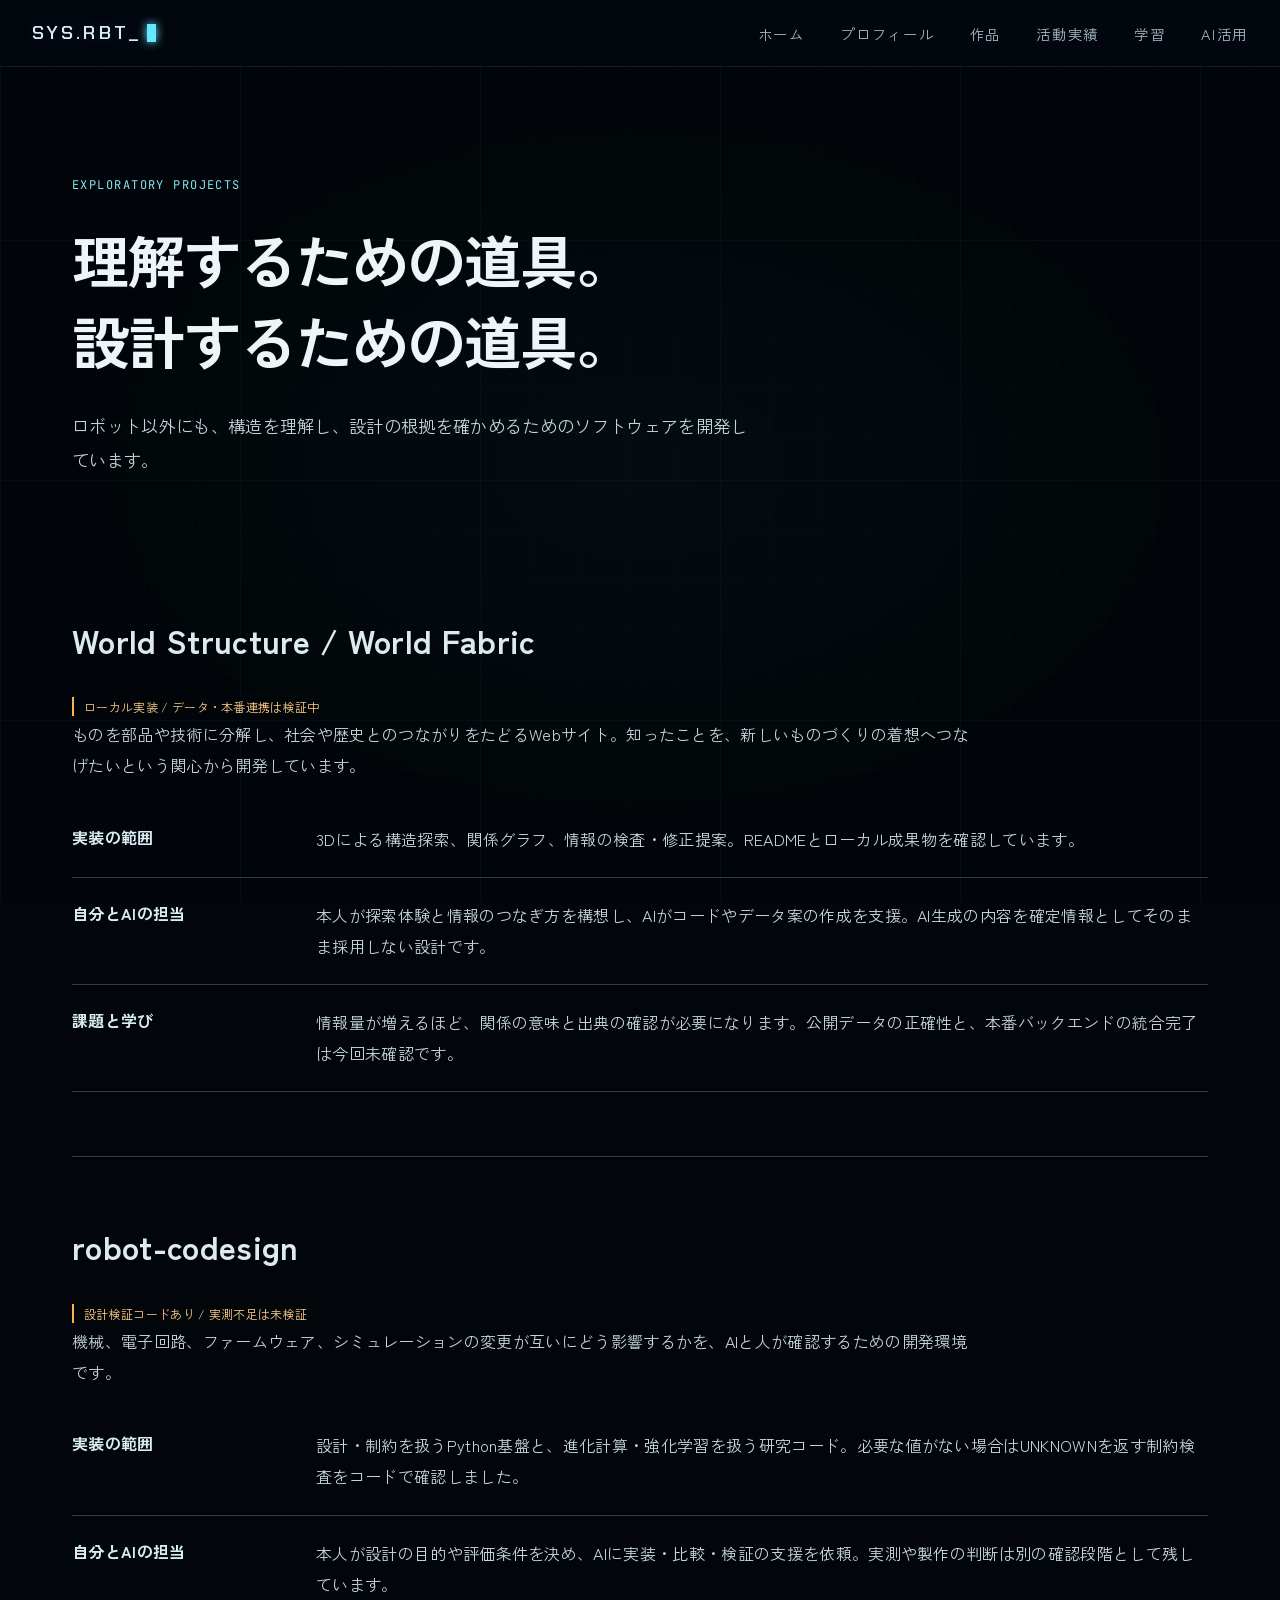
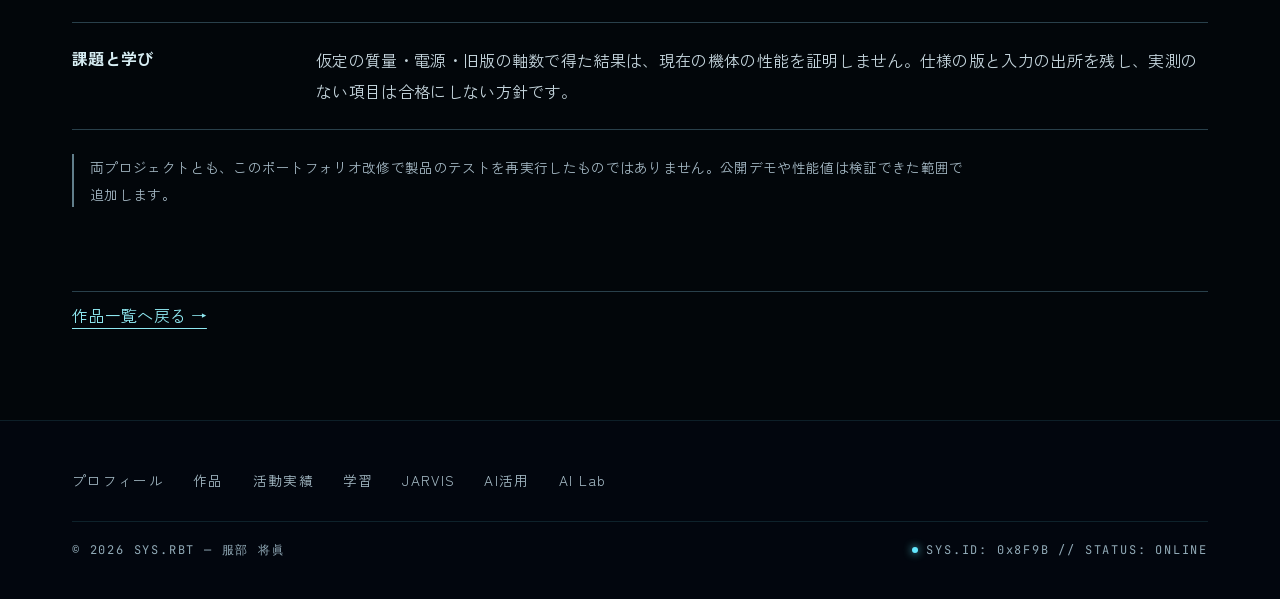
<file: research-projects.html>
<!DOCTYPE html>
<html lang="ja">
<head>
    <script>document.documentElement.classList.add('js');setTimeout(function(){document.body&&document.body.classList.add('is-loaded')},2500)</script>
    <meta charset="UTF-8">
    <meta name="viewport" content="width=device-width, initial-scale=1.0">
    <title>探索・設計支援プロジェクト — 服部 将眞 | SYS.RBT</title>
    <link rel="preconnect" href="https://fonts.googleapis.com">
    <link rel="preconnect" href="https://fonts.gstatic.com" crossorigin>
    <link href="https://fonts.googleapis.com/css2?family=Chakra+Petch:wght@400;600&family=JetBrains+Mono:wght@400&family=Shippori+Mincho:wght@700&family=Zen+Kaku+Gothic+Antique:wght@300;500;700&display=swap" rel="stylesheet">
    <link rel="stylesheet" href="assets/css/style.css?v=26">
    <meta name="description" content="World Structureとrobot-codesignの目的、担当範囲、実装と検証の限界。">
    <link rel="canonical" href="https://portfolio-weld-three-44.vercel.app/research-projects.html">
    <meta name="theme-color" content="#02060a">
    <link rel="icon" href="assets/favicon.svg" type="image/svg+xml">
    <meta property="og:type" content="website">
    <meta property="og:site_name" content="SYS.RBT">
    <meta property="og:locale" content="ja_JP">
    <meta property="og:title" content="探索・設計支援プロジェクト — 服部 将眞">
    <meta property="og:description" content="World Structureとrobot-codesignの目的、担当範囲、実装と検証の限界。">
    <meta property="og:url" content="https://portfolio-weld-three-44.vercel.app/research-projects.html">
    <meta property="og:image" content="https://portfolio-weld-three-44.vercel.app/assets/images/og.jpg">
    <meta property="og:image:width" content="1200">
    <meta property="og:image:height" content="630">
    <meta property="og:image:alt" content="服部 将眞 — ハードウェア＆ロボティクス エンジニア。自作ロボットのワイヤーフレームモデル">
    <meta name="twitter:card" content="summary_large_image">
    <meta name="twitter:title" content="探索・設計支援プロジェクト — 服部 将眞">
    <meta name="twitter:description" content="World Structureとrobot-codesignの目的、担当範囲、実装と検証の限界。">
    <meta name="twitter:image" content="https://portfolio-weld-three-44.vercel.app/assets/images/og.jpg">

<link rel="stylesheet" href="assets/css/editorial.css?v=1">
</head>
<body class="editorial"><a class="skip-link" href="#main">本文へスキップ</a><div class="grid-background" aria-hidden="true"></div><nav class="navbar">
        <div class="nav-container">
            <a href="index.html" class="logo">
                <span class="logo-text">SYS.RBT_</span>
                <span class="cursor"></span>
            </a>
            <ul class="nav-links" id="site-nav">
                <li><a href="index.html">ホーム</a></li>
                <li><a href="profile.html">プロフィール</a></li>
                <li><a href="works.html">作品</a></li>
                <li><a href="activities.html">活動実績</a></li>
                <li><a href="learning.html">学習</a></li><li><a href="ai-workflow.html">AI活用</a></li>
            </ul>
            <button class="hamburger" type="button" aria-label="メニューを開く" aria-controls="site-nav" aria-expanded="false">
                <div class="line1"></div>
                <div class="line2"></div>
                <div class="line3"></div>
            </button>
        </div>
    </nav><main id="main" class="editorial-main container"><header class="story-header"><p class="eyebrow">EXPLORATORY PROJECTS</p><h1>理解するための道具。<br>設計するための道具。</h1><p class="intro-copy">ロボット以外にも、構造を理解し、設計の根拠を確かめるためのソフトウェアを開発しています。</p></header><section id="world" class="story-section"><h2>World Structure / World Fabric</h2><span class="state-label">ローカル実装 / データ・本番連携は検証中</span><p>ものを部品や技術に分解し、社会や歴史とのつながりをたどるWebサイト。知ったことを、新しいものづくりの着想へつなげたいという関心から開発しています。</p><dl class="role-list"><div><dt>実装の範囲</dt><dd>3Dによる構造探索、関係グラフ、情報の検査・修正提案。READMEとローカル成果物を確認しています。</dd></div><div><dt>自分とAIの担当</dt><dd>本人が探索体験と情報のつなぎ方を構想し、AIがコードやデータ案の作成を支援。AI生成の内容を確定情報としてそのまま採用しない設計です。</dd></div><div><dt>課題と学び</dt><dd>情報量が増えるほど、関係の意味と出典の確認が必要になります。公開データの正確性と、本番バックエンドの統合完了は今回未確認です。</dd></div></dl></section><section id="codesign" class="story-section"><h2>robot-codesign</h2><span class="state-label">設計検証コードあり / 実測不足は未検証</span><p>機械、電子回路、ファームウェア、シミュレーションの変更が互いにどう影響するかを、AIと人が確認するための開発環境です。</p><dl class="role-list"><div><dt>実装の範囲</dt><dd>設計・制約を扱うPython基盤と、進化計算・強化学習を扱う研究コード。必要な値がない場合はUNKNOWNを返す制約検査をコードで確認しました。</dd></div><div><dt>自分とAIの担当</dt><dd>本人が設計の目的や評価条件を決め、AIに実装・比較・検証の支援を依頼。実測や製作の判断は別の確認段階として残しています。</dd></div><div><dt>課題と学び</dt><dd>仮定の質量・電源・旧版の軸数で得た結果は、現在の機体の性能を証明しません。仕様の版と入力の出所を残し、実測のない項目は合格にしない方針です。</dd></div></dl><p class="evidence-note">両プロジェクトとも、このポートフォリオ改修で製品のテストを再実行したものではありません。公開デモや性能値は検証できた範囲で追加します。</p></section><a class="text-link" href="works.html">作品一覧へ戻る →</a></main><footer class="footer">
        <div class="container">
            <nav class="footer-nav" aria-label="サイト内リンク"><a href="profile.html">プロフィール</a><a href="works.html">作品</a><a href="activities.html">活動実績</a><a href="learning.html">学習</a><a href="jarvis.html">JARVIS</a><a href="ai-workflow.html">AI活用</a><a href="ai-lab.html">AI Lab</a></nav>
            <div class="footer-meta">
                <p>&copy; <span id="year"></span> SYS.RBT — 服部 将眞</p>
                <div class="system-id"><i class="ps-dot"></i>SYS.ID: 0x8F9B // STATUS: ONLINE</div>
            </div>
        </div>
    </footer><script defer src="assets/js/main.js"></script></body></html>
</file>
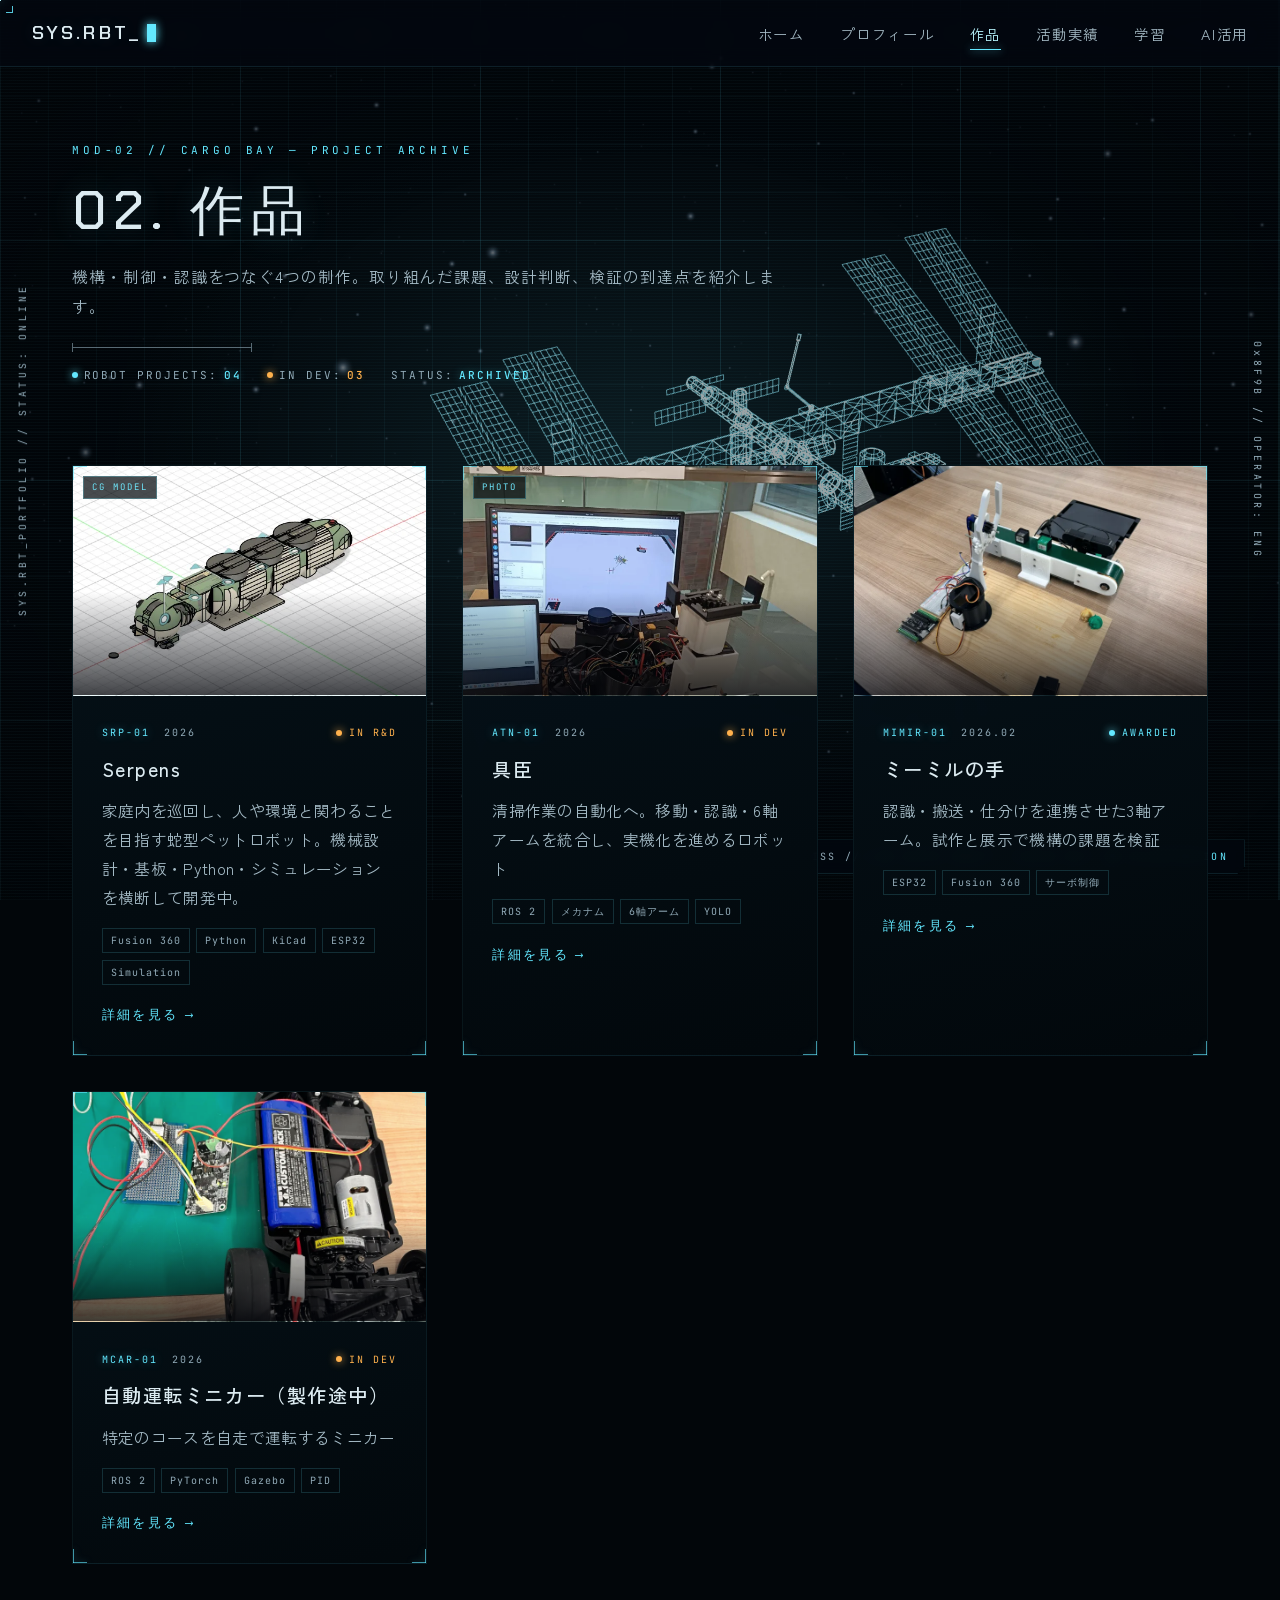
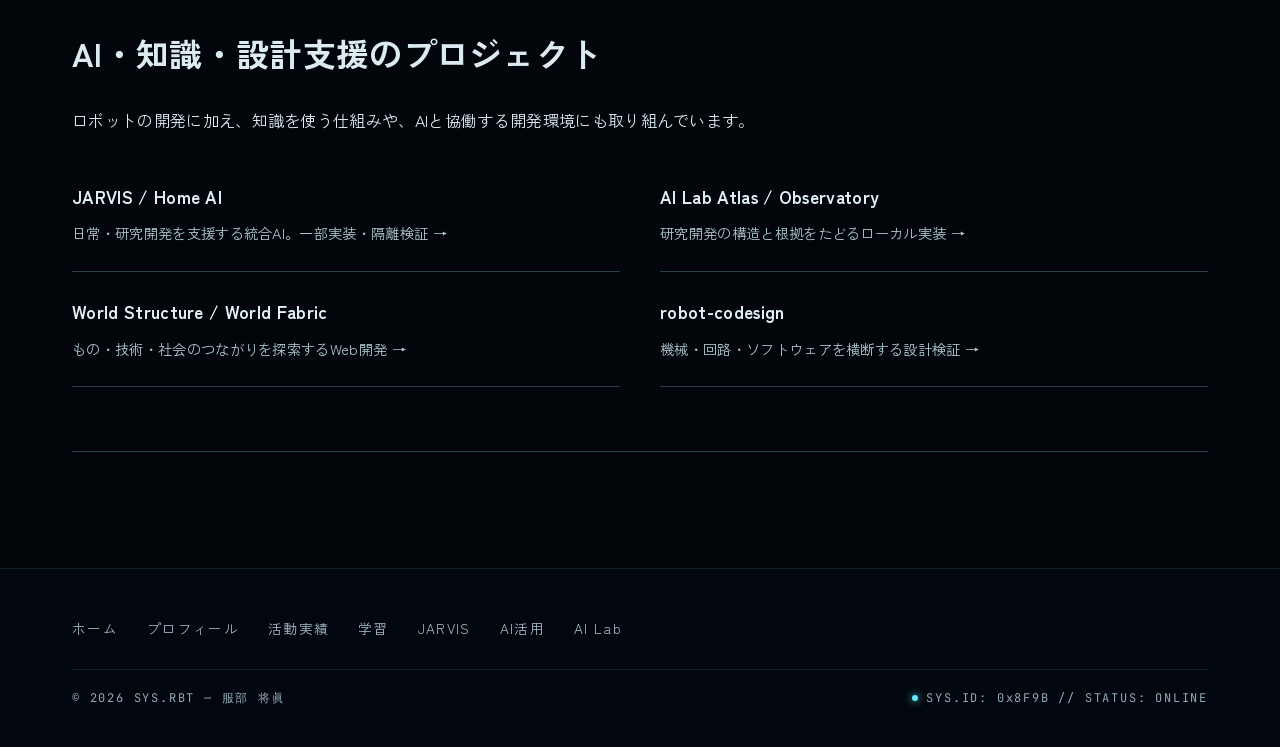
<file: works.html>
<!DOCTYPE html>
<html lang="ja">

<head>
    <script>document.documentElement.classList.add('js');setTimeout(function(){document.body&&document.body.classList.add('is-loaded')},2500)</script>
    <meta charset="UTF-8">
    <meta name="viewport" content="width=device-width, initial-scale=1.0">
    <title>作品 — 具臣 / ミーミルの手 / 自動運転ミニカー | SYS.RBT</title>
    <link rel="preconnect" href="https://fonts.googleapis.com">
    <link rel="preconnect" href="https://fonts.gstatic.com" crossorigin>
    <link href="https://fonts.googleapis.com/css2?family=Chakra+Petch:wght@400;600&family=JetBrains+Mono:wght@400&family=Shippori+Mincho:wght@700&family=Zen+Kaku+Gothic+Antique:wght@300;500;700&display=swap" rel="stylesheet">
    <link rel="stylesheet" href="assets/css/style.css?v=26">
    <meta name="description" content="ROS 2とメカナムホイールの自律ゴミ回収ロボット「具臣」、バーコード仕分けアーム「ミーミルの手」、End-to-End学習の自動運転ミニカー。設計値と検証結果つきの開発記録。">
    <link rel="canonical" href="https://portfolio-weld-three-44.vercel.app/works.html">
    <meta name="theme-color" content="#02060a">
    <link rel="icon" href="assets/favicon.svg" type="image/svg+xml">
    <meta property="og:type" content="website">
    <meta property="og:site_name" content="SYS.RBT">
    <meta property="og:locale" content="ja_JP">
    <meta property="og:title" content="作品 — 具臣 / ミーミルの手 / 自動運転ミニカー | SYS.RBT">
    <meta property="og:description" content="ROS 2とメカナムホイールの自律ゴミ回収ロボット「具臣」、バーコード仕分けアーム「ミーミルの手」、End-to-End学習の自動運転ミニカー。設計値と検証結果つきの開発記録。">
    <meta property="og:url" content="https://portfolio-weld-three-44.vercel.app/works.html">
    <meta property="og:image" content="https://portfolio-weld-three-44.vercel.app/assets/images/og.jpg">
    <meta property="og:image:width" content="1200">
    <meta property="og:image:height" content="630">
    <meta property="og:image:alt" content="服部 将眞 — ハードウェア＆ロボティクス エンジニア。自作ロボットのワイヤーフレームモデル">
    <meta name="twitter:card" content="summary_large_image">
    <meta name="twitter:title" content="作品 — 具臣 / ミーミルの手 / 自動運転ミニカー | SYS.RBT">
    <meta name="twitter:description" content="ROS 2とメカナムホイールの自律ゴミ回収ロボット「具臣」、バーコード仕分けアーム「ミーミルの手」、End-to-End学習の自動運転ミニカー。設計値と検証結果つきの開発記録。">
    <meta name="twitter:image" content="https://portfolio-weld-three-44.vercel.app/assets/images/og.jpg">
    <script type="application/ld+json">
{
  "@context": "https://schema.org",
  "@type": "ItemList",
  "name": "作品",
  "itemListElement": [
    {
      "@type": "ListItem",
      "position": 1,
      "item": {
        "@type": "CreativeWork",
        "name": "具臣 (Auto-Trash Navigator)",
        "description": "床のゴミを自律で見つけて拾う移動ロボット。ROS 2 / メカナムホイール / 6軸アーム / YOLO。",
        "url": "https://portfolio-weld-three-44.vercel.app/works.html#modal-gushin",
        "creator": {
          "@type": "Person",
          "name": "服部 将眞"
        }
      }
    },
    {
      "@type": "ListItem",
      "position": 2,
      "item": {
        "@type": "CreativeWork",
        "name": "ミーミルの手",
        "description": "バーコード認識・自動仕分けの3軸ロボットアームとベルトコンベアシステム。＋E展メカニカル賞。",
        "url": "https://portfolio-weld-three-44.vercel.app/works.html#modal-mimir",
        "creator": {
          "@type": "Person",
          "name": "服部 将眞"
        }
      }
    },
    {
      "@type": "ListItem",
      "position": 3,
      "item": {
        "@type": "CreativeWork",
        "name": "自動運転ミニカー",
        "description": "ROS 2 と Gazebo、PyTorch による End-to-End 学習の自動運転ミニカー。",
        "url": "https://portfolio-weld-three-44.vercel.app/works.html#modal-minicar",
        "creator": {
          "@type": "Person",
          "name": "服部 将眞"
        }
      }
    }
  ]
}
    </script>
<link rel="stylesheet" href="assets/css/editorial.css?v=2">
</head>

<body>
    <a class="skip-link" href="#main">本文へスキップ</a>
    <div class="grid-background"></div>
    <div class="bg-vignette"></div>
    <div id="vehicle-canvas" data-vehicle="iss"></div>
    <div class="vehicle-caption"><span>ISS // LOW EARTH ORBIT — CARGO BAY</span><span class="vc-live">3D ILLUSTRATION</span></div>

    <!-- Side labels for premium vibe -->
    <div class="side-label-left">SYS.RBT_PORTFOLIO // STATUS: ONLINE</div>
    <div class="side-label-right">0x8F9B // OPERATOR: ENG</div>

    <nav class="navbar">
        <div class="nav-container">
            <a href="index.html" class="logo">
                <span class="logo-text">SYS.RBT_</span><span class="cursor"></span>
            </a>
            <ul class="nav-links" id="site-nav">
                <li><a href="index.html">ホーム</a></li>
                <li><a href="profile.html">プロフィール</a></li>
                <li><a href="works.html" class="active">作品</a></li>
                <li><a href="activities.html">活動実績</a></li>
                <li><a href="learning.html">学習</a></li><li><a href="ai-workflow.html">AI活用</a></li>
            </ul>
            <button class="hamburger" type="button" aria-label="メニューを開く" aria-controls="site-nav" aria-expanded="false">
                <div class="line1"></div>
                <div class="line2"></div>
                <div class="line3"></div>
            </button>
        </div>
    </nav>

    <main id="main" class="page-main container">
                        <section class="page-header fade-in">
            <p class="page-eyebrow">MOD-02 // CARGO BAY — PROJECT ARCHIVE</p>
            <h1 class="page-title">02. 作品</h1>
            <p class="page-subtitle">機構・制御・認識をつなぐ4つの制作。取り組んだ課題、設計判断、検証の到達点を紹介します。</p>
            <div class="title-line"></div>
            <div class="page-status" aria-label="ページステータス">
                <span><i class="ps-dot"></i>ROBOT PROJECTS: <b>04</b></span>
                <span class="ps-warn"><i class="ps-dot"></i>IN DEV: <b>03</b></span>
                <span>STATUS: <b>ARCHIVED</b></span>
            </div>
        </section>

        <section class="works-grid">
            <h2 class="sr-only">ロボット作品一覧</h2>
            <!-- Works Items -->
            <div class="card fade-in works-card" data-modal="modal-serpens" style="cursor: pointer;">
                <div class="card-image-placeholder"
                    style="background: url('assets/images/opt/serpens-main-cad.webp') center/cover no-repeat;">
                    <span class="plate-tag">CG MODEL</span>
                </div>
                <div class="card-content">
                    <div class="card-meta"><span class="cm-id">SRP-01</span><span class="cm-year">2026</span><span class="cm-status is-dev"><i></i>IN R&amp;D</span></div>
                    <h3 class="card-title">Serpens</h3>
                    <p class="card-desc">家庭内を巡回し、人や環境と関わることを目指す蛇型ペットロボット。機械設計・基板・Python・シミュレーションを横断して開発中。</p>
                    <div class="cm-tags"><span class="cm-tag">Fusion 360</span><span class="cm-tag">Python</span><span class="cm-tag">KiCad</span><span class="cm-tag">ESP32</span><span class="cm-tag">Simulation</span></div>
                    <span class="view-link" style="display: inline-block; margin-top: 1rem;">詳細を見る <span
                            class="arrow">→</span></span>
                </div>
            </div>

            <div class="card fade-in works-card" data-modal="modal-gushin" style="cursor: pointer;">
                <div class="card-image-placeholder"
                    style="background: url('assets/images/opt/gushin-exhibit-800.webp') center/cover no-repeat;">
                    <span class="plate-tag">PHOTO</span>
                </div>
                <div class="card-content">
                    <div class="card-meta"><span class="cm-id">ATN-01</span><span class="cm-year">2026</span><span class="cm-status is-dev"><i></i>IN DEV</span></div>
                    <h3 class="card-title">具臣</h3>
                    <p class="card-desc">清掃作業の自動化へ。移動・認識・6軸アームを統合し、実機化を進めるロボット</p>
                    <div class="cm-tags"><span class="cm-tag">ROS 2</span><span class="cm-tag">メカナム</span><span class="cm-tag">6軸アーム</span><span class="cm-tag">YOLO</span></div>
                    <span class="view-link" style="display: inline-block; margin-top: 1rem;">詳細を見る <span
                            class="arrow">→</span></span>
                </div>
            </div>

            <div class="card fade-in works-card" data-modal="modal-mimir" style="cursor: pointer;">
                <div class="card-image-placeholder"
                    style="background: url('assets/images/opt/3-robot-arm-main-800.webp') center/cover no-repeat; border-bottom: 1px solid rgba(192, 196, 208, 0.2);">
                </div>
                <div class="card-content">
                    <div class="card-meta"><span class="cm-id">MIMIR-01</span><span class="cm-year">2026.02</span><span class="cm-status is-award"><i></i>AWARDED</span></div>
                    <h3 class="card-title">ミーミルの手</h3>
                    <p class="card-desc">認識・搬送・仕分けを連携させた3軸アーム。試作と展示で機構の課題を検証</p>
                    <div class="cm-tags"><span class="cm-tag">ESP32</span><span class="cm-tag">Fusion 360</span><span class="cm-tag">サーボ制御</span></div>
                    <span class="view-link" style="display: inline-block; margin-top: 1rem;">詳細を見る <span
                            class="arrow">→</span></span>
                </div>
            </div>

            <div class="card fade-in works-card" data-modal="modal-minicar" style="cursor: pointer;">
                <div class="card-image-placeholder"
                    style="background: url('assets/images/opt/minicar-800.webp') center/cover no-repeat; border-bottom: 1px solid rgba(192, 196, 208, 0.2);">
                </div>
                <div class="card-content">
                    <div class="card-meta"><span class="cm-id">MCAR-01</span><span class="cm-year">2026</span><span class="cm-status is-dev"><i></i>IN DEV</span></div>
                    <h3 class="card-title">自動運転ミニカー（製作途中）</h3>
                    <p class="card-desc">特定のコースを自走で運転するミニカー</p>
                    <div class="cm-tags"><span class="cm-tag">ROS 2</span><span class="cm-tag">PyTorch</span><span class="cm-tag">Gazebo</span><span class="cm-tag">PID</span></div>
                    <span class="view-link" style="display: inline-block; margin-top: 1rem;">詳細を見る <span
                            class="arrow">→</span></span>
                </div>
            </div>
        </section>
<section class="story-section"><h2>AI・知識・設計支援のプロジェクト</h2><p>ロボットの開発に加え、知識を使う仕組みや、AIと協働する開発環境にも取り組んでいます。</p><div class="link-grid"><a href="jarvis.html"><strong>JARVIS / Home AI</strong><span>日常・研究開発を支援する統合AI。一部実装・隔離検証 →</span></a><a href="ai-lab.html"><strong>AI Lab Atlas / Observatory</strong><span>研究開発の構造と根拠をたどるローカル実装 →</span></a><a href="research-projects.html#world"><strong>World Structure / World Fabric</strong><span>もの・技術・社会のつながりを探索するWeb開発 →</span></a><a href="research-projects.html#codesign"><strong>robot-codesign</strong><span>機械・回路・ソフトウェアを横断する設計検証 →</span></a></div></section>    </main>

    <!-- Modals -->
    <!-- Serpens -->
    <div class="modal-overlay" id="modal-serpens">
        <div class="modal-container fade-in">
            <button class="modal-close">&times;</button>
            <div class="modal-header">
                <h2 class="modal-title">Serpens — 家庭内で人と暮らす蛇型ペットロボット</h2>
                <div class="modal-date">開発中のR&amp;Dプロジェクト / Home AI 連携を見据えた設計</div>
                <div class="dossier-meta"><span class="dm-item"><i>ID</i>SRP-01</span><span class="dm-item"><i>YEAR</i>2026</span><span class="dm-item"><i>ROLE</i>機械設計 / 回路 / 制御</span><span class="dm-item"><i>STATUS</i>開発中</span></div>
            </div>
            <div class="modal-body">
                <div class="project-media">
                    <div class="media-main">
                        <img class="is-native" src="assets/images/opt/serpens-main-cad.webp" width="594" height="406"
                            loading="lazy" decoding="async"
                            alt="Serpens の全体CAD"
                            data-caption="現在検討している Serpens の全体CAD。蛇らしい多関節構造と、家庭内ペットロボットとしての親しみやすさの両立を探っている設計案"
                            data-credit="CAD: 服部 将眞">
                    </div>
                </div>

                <p class="doc-lead">「移動する機械」ではなく、家の中で人と関係を作るロボットを目指しています。</p>

                <h3 class="doc-h">【コンセプト】</h3>
                <p class="doc-p">Serpens は、蛇型の多関節構造を持つ家庭向けペットロボットです。単に指示された動作をするのではなく、家の中を巡回しながら周囲の状態を認識し、ユーザーに家の様子を伝えたり、自分から人に近づいたりできる存在を目指しています。</p>
                <p class="doc-p doc-note">ここに書いている機能は<strong>目標と検討中の内容</strong>です。現時点で家庭内を自律巡回できているわけではありません。</p>

                <h3 class="doc-h">【着想のきっかけ】</h3>
                <p class="doc-p">大きなきっかけは <strong>Maker Faire Tokyo 2026</strong> で見た「あるロボットの感情や状態を、別のロボットが読み取って表現する」というアイデアでした。この考え方が面白く、Serpens の方向性を考えるきっかけになりました。</p>
                <p class="doc-p">最初期の構想は「部屋の中を巡回して、家の中で起きていることをユーザーに教えてくれるペットロボット」です。そこから、ユーザーを認識する／自分から近づく／周囲の状態を理解する／動きで状態や感情を表現する／家庭内AIと連携する、という方向へ構想を広げています。</p>

                <h3 class="doc-h">【いま取り組んでいること】</h3>
                <ul class="doc-bullets">
                    <li>蛇型多関節機構のCAD設計</li>
                    <li>関節の可動域と干渉の検証</li>
                    <li>センサ基板の設計</li>
                    <li>メイン制御基板の設計</li>
                    <li>Pythonによる模擬動作とロボットシステムの検討</li>
                    <li>シミュレーションによる動作検証</li>
                    <li>AIエージェントを活用した設計・実装支援</li>
                    <li>周囲やユーザーへ反応する行動表現の検討</li>
                </ul>


                <h3 class="doc-h">【開発概要動画】</h3>
                <p class="doc-p">Serpens の現状を一本にまとめた開発概要動画です。CAD、MuJoCo 上でのシミュレーション、頭部センサ基板の 3D レンダリングで構成しています。</p>
                <p class="doc-p doc-note">現時点では実機ではなく、CAD・MuJoCoシミュレーション・基板設計の3Dレンダリングをまとめた開発概要です。実機ロボットも実物の基板も、まだ存在しません。</p>
                <div class="video-embed" data-yt="guUCysoadRg"
                    data-poster="assets/images/opt/serpens-video-poster.webp"
                    data-label="VIDEO 01"
                    data-cta="開発概要動画を見る"
                    data-caption="Serpens 開発概要動画（CAD・シミュレーション・基板設計レンダリング / 約51秒）"
                    data-credit="VIDEO: 服部 将眞"></div>
                <p class="doc-p doc-aside">動画内のシミュレーションは簡略化したモデルによるもので、摩擦・サーボ特性・質量は仮定値です。実機での検証は行っていません。</p>
                <p class="doc-p"><a class="inline-link" href="https://youtu.be/guUCysoadRg" target="_blank" rel="noopener">YouTube で開く →</a></p>

                <p class="doc-p doc-note">2026年10月19日に参照したDrive概要では、最初の機能候補を小物の発見・通知を行うFloor Watchとしています。これは開発目標であり、家庭内巡回や安全性の実機検証は未完了です。軸数などは設計版によって異なるため、過去のCADの値を現行仕様へ統合していません。</p><h3 class="doc-h">【設計検証の進め方】</h3>
                <p class="doc-p">シミュレーションだけで設計を確定せず、実機で確かめられる部分は小さく試す方針を取っています。全身をいきなり製作せず、次の流れを回しています。</p>
                <figure class="flow-fig">
                    <svg viewBox="0 0 760 120" role="img" aria-label="設計検証のループ">
                        <defs>
                            <marker id="sa" viewBox="0 0 10 10" refX="9" refY="5" markerWidth="7" markerHeight="7" orient="auto">
                                <path d="M0 0 L10 5 L0 10" fill="none" stroke="currentColor" stroke-width="1.6"></path>
                            </marker>
                        </defs>
                        <g transform="translate(6 30)"><rect width="128" height="58" fill="none" stroke="currentColor"></rect><text x="64" y="34" text-anchor="middle" font-size="15" fill="currentColor">CAD</text></g>
                        <g transform="translate(160 30)"><rect width="150" height="58" fill="none" stroke="currentColor"></rect><text x="75" y="34" text-anchor="middle" font-size="15" fill="currentColor">シミュレーション</text></g>
                        <g transform="translate(336 30)"><rect width="150" height="58" fill="none" stroke="currentColor"></rect><text x="75" y="27" text-anchor="middle" font-size="13" fill="currentColor">小さな試験片</text><text x="75" y="45" text-anchor="middle" font-size="13" fill="currentColor">一部リンク</text></g>
                        <g transform="translate(512 30)"><rect width="110" height="58" fill="none" stroke="currentColor"></rect><text x="55" y="34" text-anchor="middle" font-size="15" fill="currentColor">実機確認</text></g>
                        <g transform="translate(648 30)"><rect width="106" height="58" fill="none" stroke="currentColor"></rect><text x="53" y="34" text-anchor="middle" font-size="15" fill="currentColor">設計修正</text></g>
                        <line x1="134" y1="59" x2="156" y2="59" stroke="currentColor" stroke-width="1.4" marker-end="url(#sa)"></line>
                        <line x1="310" y1="59" x2="332" y2="59" stroke="currentColor" stroke-width="1.4" marker-end="url(#sa)"></line>
                        <line x1="486" y1="59" x2="508" y2="59" stroke="currentColor" stroke-width="1.4" marker-end="url(#sa)"></line>
                        <line x1="622" y1="59" x2="644" y2="59" stroke="currentColor" stroke-width="1.4" marker-end="url(#sa)"></line>
                        <path d="M701 88 L701 108 L70 108 L70 88" fill="none" stroke="currentColor" stroke-width="1.4" stroke-dasharray="5 5" marker-end="url(#sa)"></path>
                    </svg>
                    <figcaption class="plate-cap">
                        <span class="plate-id">PROCESS</span>
                        <span class="plate-text">設計修正の結果をCADへ戻す</span>
                        <span class="plate-credit">DIAGRAM</span>
                    </figcaption>
                </figure>

                <h3 class="doc-h">【設計検証の一例】</h3>
                <p class="doc-p">CAD上の干渉検証では、関節形状によって干渉が始まる境界を確認しています。</p>
                <div class="spec-grid">
                    <div class="spec-cell"><div class="spec-key">干渉なし</div><div class="spec-val">± 64°</div></div>
                    <div class="spec-cell"><div class="spec-key">干渉あり</div><div class="spec-val">± 65°</div></div>
                </div>
                <p class="doc-p doc-aside">これは設計検証の一例であり、最終仕様として固定された数値ではありません。</p>


                <h3 class="doc-h">【頭部センサ基板設計】</h3>
                <p class="doc-p">Serpens の頭部に搭載するセンサ基板を設計しています。現在は回路・基板設計と 3D レンダリングまで進んでおり、<strong>実基板はまだ未製造</strong>です。センサの配置、基板サイズ、頭部内部への収まりなどを確認しながら設計を進めています。</p>
                <div class="spec-grid">
                    <div class="spec-cell"><div class="spec-key">基板サイズ</div><div class="spec-val">44 × 28 mm</div></div>
                    <div class="spec-cell"><div class="spec-key">設計状態</div><div class="spec-val">未発注 / 未製造</div></div>
                </div>
                <div class="media-grid is-tight">
                    <img src="assets/images/opt/serpens-board-top-800.webp"
                        srcset="assets/images/opt/serpens-board-top-800.webp 800w, assets/images/opt/serpens-board-top-1600.webp 1600w"
                        sizes="(max-width: 700px) 92vw, 260px" width="1600" height="1064" loading="lazy" decoding="async"
                        alt="頭部センサ基板の3Dレンダリング（上面）"
                        data-caption="頭部センサ基板 上面の3Dレンダリング（基板設計データから生成。実物の写真ではありません）"
                        data-credit="RENDER: KiCad / 服部 将眞">
                    <img src="assets/images/opt/serpens-board-angle-800.webp"
                        srcset="assets/images/opt/serpens-board-angle-800.webp 800w, assets/images/opt/serpens-board-angle-1600.webp 1600w"
                        sizes="(max-width: 700px) 92vw, 260px" width="1600" height="1064" loading="lazy" decoding="async"
                        alt="頭部センサ基板の3Dレンダリング（斜め）"
                        data-caption="斜めから見た3Dレンダリング。コネクタ位置と部品の高さを確認している段階（実物の写真ではありません）"
                        data-credit="RENDER: KiCad / 服部 将眞">
                    <img src="assets/images/opt/serpens-board-bottom-800.webp"
                        srcset="assets/images/opt/serpens-board-bottom-800.webp 800w, assets/images/opt/serpens-board-bottom-1600.webp 1600w"
                        sizes="(max-width: 700px) 92vw, 260px" width="1600" height="1064" loading="lazy" decoding="async"
                        alt="頭部センサ基板の3Dレンダリング（裏面）"
                        data-caption="裏面の3Dレンダリング。頭部内部への収まりを見ながら設計を進めている（実物の写真ではありません）"
                        data-credit="RENDER: KiCad / 服部 将眞">
                </div>
                <p class="doc-p doc-note">上の3点はいずれも設計データから出力した3Dレンダリングです。基板は未発注・未製造で、実機への搭載も行っていません。</p>
                <p class="doc-p doc-aside">メイン制御基板は現在設計初期段階です。回路構成はこれから詰めていきます。</p>

                <h3 class="doc-h">【AIエージェントを使った開発】</h3>
                <p class="doc-p">開発では AIエージェントも使っています。調査、実装支援、シミュレーション、検証、設計案の比較などに利用し、<strong>目的・設計方針・ハードウェア・判断・検証結果は自分で確認しながら</strong>進めています。AIがすべてを作ったわけでも、すべてを自分で書いたわけでもありません。</p>
                <p class="doc-p doc-note">物理シミュレーションについては、AIエージェントを活用しながら<strong>より現実的な環境の導入を進めている段階</strong>です。MuJoCo を自分で使いこなせている段階ではありません。</p>

                <h3 class="doc-h">【設計思想】</h3>
                <p class="doc-p">性能だけでなく「人が一緒に暮らしたいと思えるか」を重視しています。蛇らしい細長い形状と多関節構造を残しながら、頭部や動きにはペットとしての愛嬌を持たせたいと考えています。機械としての機能性と、ペットロボットとしての親しみやすさの両立が目標です。</p>

                <h3 class="doc-h">【これから目指すところ】</h3>
                <p class="doc-p">Serpens を単体で完結させず、将来的には部屋側のセンサやPC上のAI、ほかの家庭用ロボットとも連携する <strong>Home AI / 家庭内Physical AI の一部</strong>へ発展させたいと考えています。</p>

                <h3 class="doc-h">【使用技術】</h3>
                <ul class="tech-list">
                    <li><strong>機構設計：</strong> Fusion 360（多関節機構、可動域・干渉検証）</li>
                    <li><strong>回路・基板：</strong> KiCad（センサ基板、メイン制御基板）、ESP32</li>
                    <li><strong>ソフトウェア：</strong> 現在確認したEX1はPythonによる模擬動作中心。ROS 2・LLMはEX1では未使用で、他の構想・モデルと区別しています。</li>
                    <li><strong>検証：</strong> シミュレーションによる動作確認（より現実的な物理環境は導入中）</li>
                </ul>
            </div>
        </div>
    </div>

    <!-- GUSHIN Modal -->
    <div class="modal-overlay" id="modal-gushin">
        <div class="modal-container fade-in">
            <button class="modal-close">&times;</button>
            <div class="modal-header">
                <h2 class="modal-title">具臣</h2>
                <div class="modal-date">床のゴミを見つけて拾う自律移動ロボット / 開発コード名: Auto-Trash Navigator</div>
                <div class="dossier-meta"><span class="dm-item"><i>ID</i>ATN-01</span><span class="dm-item"><i>YEAR</i>2026</span><span class="dm-item"><i>ROLE</i>機構設計 / 制御 / 認識</span><span class="dm-item"><i>STATUS</i>実機製作中</span></div>
            </div>
            <div class="modal-body">

                <!-- ══ メディア（★写真・動画ができたらここを差し替え） ══ -->
                <div class="project-media">
                    <!-- メイン: 実機全体写真 -->
                    <div class="media-main">
                        <img src="assets/images/opt/gushin-exhibit-1600.webp"
                            srcset="assets/images/opt/gushin-exhibit-800.webp 800w, assets/images/opt/gushin-exhibit-1600.webp 1600w"
                            sizes="(max-width: 700px) 92vw, 760px" width="1372" height="1600"
                            loading="lazy" decoding="async"
                            alt="＋E展に展示した具臣の実機と説明パネル" data-caption="＋E展（2026年9月）での展示の様子。製作中の車体と6軸アーム、RViz 上のシミュレーション画面、説明スライドを並べて展示した" data-credit="PHOTO: 服部 将眞">
                    </div>
                    <!-- ★差し替え: 実機写真ができたら上の img を assets/images/gushin_main.jpg に差し替え -->

                    <!-- サブ: 動画 + 静止画 -->
                    <div class="media-grid">
                        <img class="is-native" src="assets/images/opt/gushin-arm.webp"
                            width="258" height="491" loading="lazy" decoding="async"
                            alt="具臣の6軸アーム CAD" data-caption="6軸アームのCAD。ベースから手先まで6つの回転軸を直列につないだ構成で、先端に直動ハンドを付けている" data-credit="CAD: 服部 将眞">
                        <img src="assets/images/opt/gushin-model-1400.webp"
                            srcset="assets/images/opt/gushin-model-800.webp 800w, assets/images/opt/gushin-model-1400.webp 1400w"
                            sizes="(max-width: 700px) 92vw, 46vw" width="1400" height="1185"
                            loading="lazy" decoding="async"
                            alt="具臣 実寸ワイヤーフレームモデル" data-caption="CGモデル：CADの実寸（mm）から起こしたワイヤーフレーム。車体400×400mm、メカナムホイールØ80×4、6軸アーム、LiDAR（床上210mm）、RGB-Dカメラ、ダストボックスØ200の配置を示す" data-credit="CG: 服部 将眞">
                    </div>
                </div>

                <!-- ══ リンク ══ -->
                <div class="project-links">
                    <a href="https://github.com/hattoir/auto-trash-navigator" target="_blank" rel="noopener noreferrer"
                        class="btn-doc">
                        <svg width="20" height="20" viewBox="0 0 24 24" fill="currentColor"
                            style="margin-right: 0.5rem;">
                            <path
                                d="M12 0c-6.626 0-12 5.373-12 12 0 5.302 3.438 9.8 8.207 11.387.599.111.793-.261.793-.577v-2.234c-3.338.726-4.033-1.416-4.033-1.416-.546-1.387-1.333-1.756-1.333-1.756-1.089-.745.083-.729.083-.729 1.205.084 1.839 1.237 1.839 1.237 1.07 1.834 2.807 1.304 3.492.997.107-.775.418-1.305.762-1.604-2.665-.305-5.467-1.334-5.467-5.931 0-1.311.469-2.381 1.236-3.221-.124-.303-.535-1.524.117-3.176 0 0 1.008-.322 3.301 1.23.957-.266 1.983-.399 3.003-.404 1.02.005 2.047.138 3.006.404 2.291-1.552 3.297-1.23 3.297-1.23.653 1.653.242 2.874.118 3.176.77.84 1.235 1.911 1.235 3.221 0 4.609-2.807 5.624-5.479 5.921.43.372.823 1.102.823 2.222v3.293c0 .319.192.694.801.576 4.765-1.589 8.199-6.086 8.199-11.386 0-6.627-5.373-12-12-12z" />
                        </svg>
                        GitHub リポジトリ
                    </a>
                    <a href="https://intelligent-botany-7c1.notion.site/35a1171f88858073ab0ae2169616d08c" target="_blank" rel="noopener noreferrer" class="btn-doc">
                        <svg width="20" height="20" viewBox="0 0 24 24" fill="none" stroke="currentColor"
                            stroke-width="2" stroke-linecap="round" stroke-linejoin="round"
                            style="margin-right: 0.5rem;">
                            <path d="M14 2H6a2 2 0 0 0-2 2v16a2 2 0 0 0 2 2h12a2 2 0 0 0 2-2V8z"></path>
                            <polyline points="14 2 14 8 20 8"></polyline>
                            <line x1="16" y1="13" x2="8" y2="13"></line>
                            <line x1="16" y1="17" x2="8" y2="17"></line>
                        </svg>
                        Notion 開発日誌
                    </a>
                </div>

                <div class="project-content">

                    <!-- ══ システム概要 ══ -->
                    <h3 class="doc-h">
                        【システム概要】</h3>
                    <p class="doc-p">
                        床の紙くずを見つけ、接近・把持・投下・巡回復帰までを行う清掃ロボットを開発しています。私が取り組んでいるのは、車体とアームの機構設計、ROS 2による制御、画像・深度認識の接続です。各機能を個別に動かすだけでなく、届く位置へ停車することやセンサの死角まで含めて、一連の作業を成立させることを課題にしています。
                    </p>
                    <p class="doc-p">
                        まずROS 2とGazeboで統合し、機構と制御の問題を実機製作前に洗い出す方針です。2026年7月の開発記録には、無介入20分のシミュレーション統合試験に合格した節目があります。その後は実機のアーム・車体・駆動方式に合わせた改修を進めています。これは当時のモデルと条件での結果であり、現在の実機の連続稼働実績とは分けて扱っています。
                    </p>
                    <p class="doc-p">
                        実機化では寸法だけでなく、摩擦、駆動系、センサ誤差、通信遅延を確認する必要があります。移植しやすい構成を目指しつつ、単体試験から統合試験へ段階を踏み、モデルと実測の差を詰めています。
                    </p>

                    <!-- ══ 主要諸元（数値カード） ══ -->
                    <h3 class="doc-h">
                        【設計モデル / 検証段階】</h3>
                    <div class="spec-grid">
                        <div class="spec-cell">
                            <div class="spec-key">CHASSIS / CAD</div>
                            <div class="spec-val">400 × 400 mm</div>
                        </div>
                        <div class="spec-cell">
                            <div class="spec-key">REACH / SIM</div>
                            <div class="spec-val">0.45 m</div>
                        </div>
                        <div class="spec-cell">
                            <div class="spec-key">DRIVE</div>
                            <div class="spec-val">左右2系統</div>
                        </div>
                        <div class="spec-cell">
                            <div class="spec-key">REAL / TASK</div>
                            <div class="spec-val">統合検証前</div>
                        </div>
                        <div class="spec-cell">
                            <div class="spec-key">REAL / GRASP</div>
                            <div class="spec-val">把持試験前</div>
                        </div>
                        <div class="spec-cell">
                            <div class="spec-key">SIM / 2026.07</div>
                            <div class="spec-val">20 min</div>
                        </div>
                    </div>

                    <!-- ══ 使用技術 ══ -->
                    <h3 class="doc-h">
                        【使用技術・ツール】</h3>
                    <ul class="tech-list">
                        <li><strong>ロボット制御ミドルウェア：</strong> ROS 2 (Jazzy Jalisco)</li>
                        <li><strong>シミュレーション：</strong> Gazebo Sim (Harmonic)</li>
                        <li><strong>自律移動：</strong> Nav2、slam_toolbox、robot_localization。現行駆動は左右2系統の差動制御</li>
                        <li><strong>マニピュレーション：</strong> MoveIt 2、TRAC-IK、ros2_control</li>
                        <li><strong>認識：</strong> YOLOv8（OpenVINO 推論）、深度ベース自作検出ノード、OpenCV</li>
                        <li><strong>機構設計（CAD）：</strong> Fusion 360（6軸アーム、グリッパー、車体）</li>
                        <li><strong>製作：</strong> 3Dプリンタ（Bambu Lab A1 / PLA）、レーザーカッター</li>
                        <li><strong>使用部品：</strong> ミニPC（Intel N95）、ESP32、OAK-D Lite、360°LiDAR、STS3215 サーボ ×7、FE-URT-1、メカナムホイール Ø80 ×4、MD10C ×2、LiPo 3S</li>
                    </ul>

                    <!-- ══ ハードウェア設計における課題と工夫 ══ -->
                    <h3 class="doc-h">
                        【ハードウェア設計における課題と工夫】</h3>
                    <p class="doc-p">
                        設計モデルで先に確認することで、必要トルク、到達範囲、センサの干渉を検討できます。以下の数値は開発時のモデル・計算条件に依存し、実機の性能保証値ではありません。
                    </p>

                    <h4 class="doc-sub">1. トルク計算から機構と動作を見直す</h4>
                    <p class="doc-p doc-note">
                        <strong>課題：</strong> CADモデルの質量・重心に基づく重力トルク計算では、腕を水平にした姿勢で肩関節（J2）に <strong>1.32 N·m</strong> が必要という見積もりになりました。使用サーボのストールトルク1.9 N·mに対して約 <strong>70%</strong>です。ストールトルクは連続運転できるトルクではないため、この比率だけで成立とは判断できません。把持姿勢だけでなく、動作途中の負荷も検討対象にしました。<br>
                        <strong>工夫：</strong> 肘を先に畳んでから伸ばす軌道、先端側の軽量化、カウンターバランスを比較する方針です。制御だけで解決しようとせず、機構と動作の両側から負荷を下げ、実機では電流・温度・保持性能を確認します。
                    </p>

                    <h4 class="doc-sub">2. 到達範囲から停止位置を設計する</h4>
                    <p class="doc-p doc-note">
                        <strong>課題：</strong> 逆運動学の解を格子状に調べ、正面の床面へ届きにくい領域を確認しました。開発モデルでは横方向のずれが4cm以内の領域に制約があり、関節可動域を考慮すると、対象に正対して止まる方法では把持姿勢を作れませんでした。<br>
                        <strong>工夫：</strong> 対象が斜め前に来るよう停止位置をオフセットする接近方法へ変更しました。移動とアームを別々に最適化せず、把持できる姿勢から台車の停車位置を決める設計へ見直しました。
                    </p>

                    <h4 class="doc-sub">3. センサの死角を機構配置から解消する</h4>
                    <p class="doc-p doc-note">
                        <strong>課題：</strong> シミュレーションで走行させたところ、ロボットが 1mm も前進しない現象が発生しました。原因を追跡すると、LiDAR のスキャン面（床上 210mm）を <strong>カメラ本体が横切っており</strong>、自分自身を至近距離の障害物として検出し続けて速度が制限されていました。<br>
                        <strong>工夫：</strong> カメラマストを 25mm 下げて天端とスキャン面の間に 10.3mm のクリアランスを確保し、CAD の干渉解析でスキャン面を横切る構造物がゼロであることを確認しました。残るアームの映り込みについては、遮蔽角を幾何計算（幅 11.9°）してソフト側でその角度セクターのみを除去しています。
                    </p>

                    <h4 class="doc-sub">4. メカナム輪の運動学 — 実効モーメントアームの取り違えを防止</h4>
                    <p class="doc-p doc-note">
                        <strong>課題：</strong> モータードライバの都合で4輪独立駆動から左右ペア駆動（差動2輪）へ変更した際、旋回の角速度が指令値の 60% しか出ない問題が発生しました。<br>
                        <strong>工夫：</strong> メカナムホイールはローラーが 45° に傾いているため、旋回に効く実効モーメントアームは物理トレッドの半分（0.180 m）ではなく <strong>lx + ly = 0.300 m</strong> になります。この幾何を計算で確かめ、制御パラメータを実効値へ修正することでシミュレーションで指令と移動量の整合を確認しました。実機では滑りや負荷による差を別途測定します。あわせて、実機のマイコン側ファームウェアと最大角速度の見積もり（2.5 → 1.5 rad/s）も同じ根拠で修正しています。
                    </p>

                    <!-- ══ 反省点と今後の展望 ══ -->
                    <h3 class="doc-h">
                        【検証で得た学び / 次の課題】</h3>
                    <p class="doc-p">
                        本プロジェクトで最も多くの時間を費やしたのは、機能の実装そのものではなく「本当に動いているかを確かめる方法」の確立でした。
                    </p>

                    <h4 class="doc-sub">1. ログを成果の証拠にしてしまった反省 — 物理照合による検証体制の確立</h4>
                    <p class="doc-p doc-note">
                        <strong>反省点：</strong> 開発中盤、ログに「回収完了」と表示されたことをもって完成と判断しました。しかし念のためシミュレータに物体の座標を直接問い合わせたところ、対象は初期位置から <strong>3.5mm</strong> しか動いていませんでした。ログは「そう表示するコードが実行された」ことしか証明しないという当たり前の事実を、身をもって理解した出来事でした。<br>
                        <strong>Next Action：</strong> 以降は判定基準を「物が実際にどこへ移動したか（シミュレータの真値座標）」に統一しました。合格条件も、回収数・投下位置の誤差・接近距離・巡回継続数といった<strong>すべて計測可能な数値</strong>で定義し直しています。
                    </p>

                    <h4 class="doc-sub">2. 物理量を計算せずに設定値を書いた反省 — 開ループ試験による診断</h4>
                    <p class="doc-p doc-note">
                        <strong>反省点：</strong> 長期間、原因不明のまま残っていた不具合が2件ありました。1つは肩関節が可動域の端で固着する問題で、原因はモデルに設定したトルク上限が必要値の 45% しかなかったこと。もう1つは、車輪の回転軸の符号がすべて逆になっており、指令とは逆方向に走りながらオドメトリは「正しく進んだ」と報告し続けていたことでした。<br>
                        <strong>Next Action：</strong> どちらも「指令を与えて、実際にどう動いたかを真値で測る」開ループ試験で特定できました。以降、駆動系に変更を加えたら必ずこの試験を通すことをルール化しています。実機でも組み立て後に同じ試験（1m 直進・半回転を巻尺で実測）を行う計画です。
                    </p>

                    <h4 class="doc-sub">3. 評価数値をそのまま信じた反省 — データリークの検査</h4>
                    <p class="doc-p doc-note">
                        <strong>反省点：</strong> ゴミ検出用に学習させた YOLO モデルが mAP50 = 0.99 という高い数値を出しました。しかし学習データは動画から切り出したフレームであり、それをランダムに分割していたため、評価用の画像が学習用とほぼ同じ場面になっていました。<br>
                        <strong>Next Action：</strong> 動画1本を丸ごと評価用に取り分ける方式（Leave-One-Video-Out）で測り直したところ、その評価条件では mAP50 = 0.84 でした。良すぎる数値が出たときは、まず評価方法そのものを疑うという習慣がつきました。
                    </p>

                    <h4 class="doc-sub">4. 実機完成に向けた残課題</h4>
                    <p class="doc-p doc-note">
                        実機化は進行中です。過去の開発記録にはミニPC、LiDAR、深度カメラの個別評価がありますが、2026年10月のUbuntu環境整理では製品の再ビルド・Gazebo統合試験・実機試験は再実行していません。今後、次の項目を段階的に確認します。
                        <span class="doc-list">
                            ・車輪駆動の実機検証（開ループ試験）<br>
                            ・6軸アームの実機制御（ros2_control ハードウェアインターフェース）<br>
                            ・簡略化していた把持を、実際に指で掴む物理把持へ差し替え<br>
                            ・主板・底板のレーザーカット製作と本組み立て
                        </span>
                        各試験で、条件・実測値・失敗時の挙動を記録します。シミュレーションの成立と実機の成立を分け、再現できる根拠を揃えて次の段階へ進みます。
                    </p>

                </div>
            </div>
        </div>
    </div>

    <div class="modal-overlay" id="modal-mimir">
        <div class="modal-container fade-in">
            <button class="modal-close">&times;</button>
            <div class="modal-header">
                <h2 class="modal-title">ミーミルの手</h2>
                <div class="modal-date">バーコード認識・自動仕分けシステム</div>
                <div class="dossier-meta"><span class="dm-item"><i>ID</i>MIMIR-01</span><span class="dm-item"><i>YEAR</i>2026.02</span><span class="dm-item"><i>ROLE</i>機構設計 / 制御</span><span class="dm-item"><i>STATUS</i>展示・受賞</span></div>
            </div>
            <div class="modal-body">
                <div class="project-media">
                    <!-- Main Image -->
                    <div class="media-main">
                        <img src="assets/images/opt/3-robot-arm-main-1600.webp" srcset="assets/images/opt/3-robot-arm-main-800.webp 800w, assets/images/opt/3-robot-arm-main-1600.webp 1600w" sizes="(max-width: 700px) 92vw, 760px" width="1600" height="1200" loading="lazy" decoding="async" alt="ミーミルの手 全景 — コンベアと3軸アーム" data-caption="ミーミルの手 全景。ベルトコンベアで荷物を搬送し、読取位置で停止させてバーコードを取得、3軸アームが仕分ける" style="width: 100%; height: auto; max-height: 600px; object-fit: contain; display: block;">
                    </div>

                    <!-- Video and Sub Image -->
                    <div class="media-grid">
                        <div class="media-cell">
                            <video controls preload="none" playsinline style="width: 100%; max-height: 400px; display: block;"
                                poster="assets/images/opt/3-robot-arm-sub-1600.webp" data-caption="ミーミルの手 — コンベア搬送からバーコード読取、3軸アームによる仕分けまでの一連の動作">
                                <source src="assets/videos/3_robot_arm.mp4" type="video/mp4">
                            </video>
                        </div>
                        <div class="media-cell">
                            <img src="assets/images/opt/3-robot-arm-sub-1600.webp" srcset="assets/images/opt/3-robot-arm-sub-800.webp 800w, assets/images/opt/3-robot-arm-sub-1600.webp 1600w" sizes="(max-width: 700px) 92vw, 760px" width="1600" height="2133" loading="lazy" decoding="async" alt="ミーミルの手 アーム部とESP32の試作回路" data-caption="アーム部の拡大。ギアで駆動するグリッパー、関節のサーボ、ESP32 と試作段階のブレッドボード配線" style="width: 100%; height: 100%; object-fit: cover; display: block;">
                        </div>
                    </div>
                </div>

                <div class="project-links">
                    <a href="assets/pdf/3_robot_arm.pdf" target="_blank" class="btn-doc is-amber">
                        <svg width="20" height="20" viewBox="0 0 24 24" fill="none" stroke="currentColor"
                            stroke-width="2" stroke-linecap="round" stroke-linejoin="round"
                            style="margin-right: 0.5rem;">
                            <path d="M14 2H6a2 2 0 0 0-2 2v16a2 2 0 0 0 2 2h12a2 2 0 0 0 2-2V8z"></path>
                            <polyline points="14 2 14 8 20 8"></polyline>
                            <line x1="16" y1="13" x2="8" y2="13"></line>
                            <line x1="16" y1="17" x2="8" y2="17"></line>
                            <polyline points="10 9 9 9 8 9"></polyline>
                        </svg>
                        詳細資料 (PDF) を開く
                    </a>
                    <a href="#" class="btn-doc is-disabled" aria-disabled="true" title="後日公開予定">
                        <svg width="20" height="20" viewBox="0 0 24 24" fill="currentColor"
                            style="margin-right: 0.5rem;">
                            <path
                                d="M12 0c-6.626 0-12 5.373-12 12 0 5.302 3.438 9.8 8.207 11.387.599.111.793-.261.793-.577v-2.234c-3.338.726-4.033-1.416-4.033-1.416-.546-1.387-1.333-1.756-1.333-1.756-1.089-.745.083-.729.083-.729 1.205.084 1.839 1.237 1.839 1.237 1.07 1.834 2.807 1.304 3.492.997.107-.775.418-1.305.762-1.604-2.665-.305-5.467-1.334-5.467-5.931 0-1.311.469-2.381 1.236-3.221-.124-.303-.535-1.524.117-3.176 0 0 1.008-.322 3.301 1.23.957-.266 1.983-.399 3.003-.404 1.02.005 2.047.138 3.006.404 2.291-1.552 3.297-1.23 3.297-1.23.653 1.653.242 2.874.118 3.176.77.84 1.235 1.911 1.235 3.221 0 4.609-2.807 5.624-5.479 5.921.43.372.823 1.102.823 2.222v3.293c0 .319.192.694.801.576 4.765-1.589 8.199-6.086 8.199-11.386 0-6.627-5.373-12-12-12z" />
                        </svg>
                        GitHub (後日公開)
                    </a>
                </div>

                <div class="project-content">
                    <h3 class="doc-h">
                        【システム概要】</h3>
                    <p class="doc-p">
                        バーコードを読み取り、搬送と3軸アームを連携させて荷物を仕分ける試作システムです。Fusion 360による機構設計、ESP32でのサーボ制御、認識結果を使った動作の連携に取り組みました。2026年2月の学内＋E展でメカニカル賞を受賞。一方、展示時には歯車の摩耗による把持不良が起き、繰り返し使える機構への改善課題も得ました。
                    </p>

                    <h3 class="doc-h">
                        【使用技術・ツール】</h3>
                    <ul class="tech-list">
                        <li><strong>機構設計（CAD）：</strong> Fusion 360（ロボットアーム本体、ベルトコンベア）
                        </li>
                        <li><strong>制御マイコン・回路：</strong> ESP32、Arduino IDE</li>
                        <li><strong>アクチュエータ：</strong> サーボモーター</li>
                    </ul>

                    <h3 class="doc-h">
                        【ハードウェア設計における課題と工夫】</h3>
                    <p class="doc-p">Fusion
                        360を用いた実機設計において、画面上のモデリングと現実の物理的な組み上がりのギャップに最も苦心しました。特に、3Dプリンター等で出力した際の「公差の設定」や、各リンク機構が干渉しない適切な「サイズ感の決定」、および複数の部品をガタつきなく強固に結合するための「組み付け構造の設計」において、何度もプロトタイピングと修正を繰り返して完成度を高めました。
                    </p>

                    <h3 class="doc-h">
                        【検証で得た学び / 次の課題】</h3>
                    <p class="doc-p">今回の開発を通して、以下の技術的な改善点を見出し、次期モデルへのアップデート目標としています。
                    </p>

                    <h4 class="doc-sub">1. 逆運動学（Inverse Kinematics）の実装による拡張性の確保</h4>
                    <p class="doc-p doc-note">
                        現在は関節角度を直接指定する方式で、仕分け先が増えると動作パターンの追加が必要です。次は目標位置から関節角度を求める逆運動学を検討し、可動範囲や干渉を確認したうえで適用します。仕分け先の変更に対応しやすい構成を目指します。
                    </p>

                    <h4 class="doc-sub">2. 電源とノイズを測定して切り分ける</h4>
                    <p class="doc-p doc-note">
                        サーボの駆動・停止時に予期しない動作が生じました。電源変動やノイズは原因候補ですが、波形測定なしに逆起電力と断定しないことが課題です。次の試作では電源・接地・配線を確認し、必要な保護と電源分離を検討して、負荷を変えた試験で効果を確かめます。
                    </p>

                    <h4 class="doc-sub">3. エンドエフェクタ（ハンド部）の機構設計とギア精度の向上</h4>
                    <p class="doc-p doc-note">
                        アーム先端で荷物を掴むハンド部分の機構設計において、動力を伝達するギアの調整に反省点が残りました。CAD上での設計公差や、実際のギアの噛み合い（バックラッシュ）の調整が甘かったため、モーターのトルクが適切に伝達されず、対象物をうまく把持（グリップ）できないケースが発生しました。この物理的なハードウェア特有の課題を踏まえ、今後の設計ではギアのモジュールや軸間距離をより厳密に計算し、3Dプリンター等の出力精度も加味した上で、確実で安定した把持ができるエンドエフェクタ機構へとアップデートを図ります。
                    </p>
                </div>
            </div>
        </div>
    </div>

    <!-- Automated Driving Minicar Modal -->
    <div class="modal-overlay" id="modal-minicar">
        <div class="modal-container fade-in">
            <button class="modal-close">&times;</button>
            <div class="modal-header">
                <h2 class="modal-title">自動運転ミニカー（製作途中）</h2>
                <div class="modal-date">特定のコースを自走で運転するミニカー</div>
                <div class="dossier-meta"><span class="dm-item"><i>ID</i>MCAR-01</span><span class="dm-item"><i>YEAR</i>2026</span><span class="dm-item"><i>ROLE</i>制御 / AI / 回路</span><span class="dm-item"><i>STATUS</i>製作途中</span></div>
            </div>
            <div class="modal-body">
                <div class="project-media">
                    <!-- Main Video Player -->
                    <div class="media-main">
                        <video controls preload="none" playsinline style="width: 100%; max-height: 500px; display: block;"
                            poster="assets/images/opt/minicar-1600.webp" data-caption="自動運転ミニカー — 開発時の走行記録。実機での連続走行検証とは区別">
                            <source src="assets/videos/minicar.mp4" type="video/mp4">
                            お使いのブラウザは動画の再生に対応していません。
                        </video>
                    </div>
                </div>

                <div class="project-links">
                    <a href="https://intelligent-botany-7c1.notion.site/3511171f8885800e86fbfed95fb41d6c" target="_blank" class="btn-doc">
                        <svg width="20" height="20" viewBox="0 0 24 24" fill="none" stroke="currentColor"
                            stroke-width="2" stroke-linecap="round" stroke-linejoin="round"
                            style="margin-right: 0.5rem;">
                            <path d="M14 2H6a2 2 0 0 0-2 2v16a2 2 0 0 0 2 2h12a2 2 0 0 0 2-2V8z"></path>
                            <polyline points="14 2 14 8 20 8"></polyline>
                            <line x1="16" y1="13" x2="8" y2="13"></line>
                            <line x1="16" y1="17" x2="8" y2="17"></line>
                        </svg>
                        Notion 開発日記・技術レポート
                    </a>
                    <span class="btn-doc is-disabled" aria-disabled="true">
                        <svg width="20" height="20" viewBox="0 0 24 24" fill="currentColor"
                            style="margin-right: 0.5rem;">
                            <path
                                d="M12 0c-6.626 0-12 5.373-12 12 0 5.302 3.438 9.8 8.207 11.387.599.111.793-.261.793-.577v-2.234c-3.338.726-4.033-1.416-4.033-1.416-.546-1.387-1.333-1.756-1.333-1.756-1.089-.745.083-.729.083-.729 1.205.084 1.839 1.237 1.839 1.237 1.07 1.834 2.807 1.304 3.492.997.107-.775.418-1.305.762-1.604-2.665-.305-5.467-1.334-5.467-5.931 0-1.311.469-2.381 1.236-3.221-.124-.303-.535-1.524.117-3.176 0 0 1.008-.322 3.301 1.23.957-.266 1.983-.399 3.003-.404 1.02.005 2.047.138 3.006.404 2.291-1.552 3.297-1.23 3.297-1.23.653 1.653.242 2.874.118 3.176.77.84 1.235 1.911 1.235 3.221 0 4.609-2.807 5.624-5.479 5.921.43.372.823 1.102.823 2.222v3.293c0 .319.192.694.801.576 4.765-1.589 8.199-6.086 8.199-11.386 0-6.627-5.373-12-12-12z" />
                        </svg>
                        GitHub（公開先未確認）
                    </span>
                </div>

                <div class="project-content">
                    <h3 class="doc-h">
                        【システム概要】</h3>
                    <p class="doc-p">
                        カメラ画像から走行指令を推定するCNNと、車両の追従制御を組み合わせる自動運転ミニカーの開発です。ROS 2・Gazebo・PyTorchを使い、学習データの偏り、物理モデルの誤差、急加速時の不安定さを調べています。ここで紹介する走行改善はシミュレーションでの開発記録です。実機への移植と繰り返し走行の検証は今後の課題です。
                    </p>

                    <h3 class="doc-h">
                        【使用技術、ツール】</h3>
                    <ul class="tech-list">
                        <li><strong>ロボット制御ミドルウェア：</strong> ROS 2 (Jazzy Jalisco)</li>
                        <li><strong>シミュレーション環境：</strong> Gazebo Sim (Version 8.x), Antigravity CLI</li>
                        <li><strong>AI / ディープラーニング：</strong> PyTorch (with CUDA), OpenCV</li>
                        <li><strong>ハードウェア開発：</strong> Arduino IDE, KiCAD（予定）</li>
                        <li><strong>使用部品：</strong> Raspberry Pi 5, ODK-Dカメラ, サーボモーター, DCモーター, モータードライバー, XHコネクタ, ユニバーサル基板</li>
                    </ul>

                    <h3 class="doc-h">
                        【ハードウェア設計における課題と工夫】</h3>
                    <p class="doc-p">
                        実機試作に向けた初期ハードウェア開発において、以下の課題に直面し、それぞれ対策を講じました。
                    </p>

                    <h4 class="doc-sub">電源系統の設計ミスと回路修正</h4>
                    <p class="doc-p doc-note">
                        <strong>課題：</strong> ユニバーサル基板の初期設計段階で、モータードライバー用の電源ラインが不足している設計ミスを発見。<br>
                        <strong>工夫：</strong> 回路図・実装図の段階でミスを検知し、コネクタを1つ追加することで対応。今後はこの経験をもとに、より可視化・検証がしやすいKiCADを用いた回路設計へと移行します。
                    </p>

                    <h4 class="doc-sub">確実な配線実装と接続信頼性の向上</h4>
                    <p class="doc-p doc-note">
                        <strong>課題：</strong> 振動の多いミニカーにおいて、配線の接触不良は致命的なトラブルの原因となる。また、スズメッキ線を用いた手作業でのハンダ付けは熱伝導の制御が難しく、イモハンダのリスクがあった。<br>
                        <strong>工夫：</strong> すべての配線にXHコネクタを採用し、専用工具で端子を圧着することで物理的な接続信頼性を確保。ハンダ付けにおいては「予備ハンダの徹底」と「スズメッキ線をしっかり熱して熱効率を上げる」ことを意識し、堅牢な基板へと仕上げました。
                    </p>

                    <h4 class="doc-sub">今後の機体レイアウト最適化</h4>
                    <p class="doc-p doc-note">
                        <strong>課題：</strong> 走行時の安定性やメンテナンス性を考慮する必要がある。<br>
                        <strong>工夫：</strong> ラズパイ5やカメラ、シャーシの配置をCAD上でモデル化（または既存モデルの選定）し、重量バランス（重心）を意識したパーツ配置と、整備しやすい配線レイアウトを設計中です。
                    </p>

                    <h3 class="doc-h">
                        【検証で得た学び / 次の課題】</h3>
                    <p class="doc-p">
                        学習だけでは安定走行に届かなかった経験から、データ、物理モデル、制御を分けて見直しました。以下は過去のシミュレーションでの改善過程です。ゲインや速度上限は当時の条件に依存し、実機へそのまま適用する値ではありません。
                    </p>

                    <h4 class="doc-sub">1. データ不均衡によるローカルミニマム（その場旋回ループ）の解消</h4>
                    <p class="doc-p doc-note">
                        <strong>反省点：</strong> 初期モデルで、その場を旋回し続ける挙動が発生しました。収集データに含まれる停止・旋回場面の偏りを原因候補として調べ、データの構成と走行結果を対応付けて見直しました。<br>
                        <strong>Next Action：</strong> 停止状態での旋回や完全停止のデータを除く処理を加えて再学習しました。開発記録では低速での1周を確認しています。次は別の初期位置・条件でも評価し、改善が特定の走行条件だけに依存しないかを確認します。
                    </p>

                    <h4 class="doc-sub">2. システム同定（SysID）に基づくPID制御の導入とパラメータ適合</h4>
                    <p class="doc-p doc-note">
                        <strong>反省点：</strong> AIの出力のみ（End-to-End単体）では、速度を上げた際にカーブが不安定になり、完璧な学習データを用意し続けることの限界に直面しました。そこでAIには「目標値（目標速度・目標角度）」だけを出力させ、実際のタイヤ制御はPIDで行うハイブリッド方式を試みましたが、導入初期は車体がその場旋回するか壁に衝突する状態になりました。原因を追究したところ、機体の総質量（6.14kg）をはじめとするURDF（物理モデルパラメータ）に大きな誤差があり、ゲイン計算の前提が崩れていたことが判明しました。<br>
                        <strong>Next Action：</strong> 車体重量の誤差を修正し、システム同定から得られた物理特性（無駄時間 $L=0.1$秒、時定数 $T=0.33$秒）をベースに、ジグラー・ニコルス法等を用いて以下の通りゲインを再計算・適合させました。
                        <span class="doc-list">
                            ・比例ゲイン ($K_p$): 3.92<br>
                            ・積分ゲイン ($K_i$): 0.65 （制御周期 30Hz換算）<br>
                            ・微分ゲイン ($K_d$): 6.0 （制御周期 30Hz換算）
                        </span>
                        これにより、制御が破綻することなく高速化の土台を作ることができました。
                    </p>

                    <h4 class="doc-sub">3. 急激な車速変化に伴う慣性への対処（ローパスフィルターと減速ロジック）</h4>
                    <p class="doc-p doc-note">
                        <strong>反省点：</strong> PID制御とURDFの加速度制限の上限を3倍に引き上げたことで、直線での最高速度は大幅に向上したものの、1つ目のカーブを抜けた直後にステアリングに大きな数値が残ったまま車速が 3.0 m/s へ急上昇し、慣性によって制御不能（オーバーステア）となり壁に衝突する問題が発生しました。<br>
                        <strong>Next Action：</strong> 急激なステアリング変化を滑らかにするため、操作量にローパスフィルターを導入しました。あわせて、カーブ進入時に自動で減速するシステムを組み込みました。さらに、従来のステアリング式「(0.4 × 前回の値) + (0.6 × AIの予測)」の配分を見直し、AIの予測の重みを 0.85 まで引き上げることで、ラインから外れそうになった際のリカバー力を高め、壁に激突せず1周できるよう改善しました。
                    </p>

                    <h4 class="doc-sub">4. 高速周回時の膨らみ抑制と振動（ハンチング）の防止</h4>
                    <p class="doc-p doc-note">
                        <strong>反省点：</strong> さらなる高速化を目指し、「未来予測の先行入力（車速に応じて早めにハンドルを切る）」を導入したところ、逆にカーブ前の段階でイン側に膨らみすぎて挙動が不安定化し、外側の壁に張り付くような走行ラインになってしまいました。また、実機を見据えた際、サーボモーターの突っ張り（過剰な応答）によるメカの破損リスクが懸念されました。<br>
                        <strong>Next Action：</strong> 逆効果となっていた未来予測の先行入力を一度削除し、定常位置を真ん中に維持するため、固有角周波数 ω_n = 5.0、減衰比 ζ = 1.0 に再調整した以下のステップ応答ゲインへ上書きしました。
                        <span class="doc-list">
                            ・K_p_steer = 25.0 / K_d_steer = 10.0<br>
                            ・直線部最高速度上限: 3.5 m/s<br>
                            ・TCS（トラクションコントロール）作動時制限速度: 1.4 m/s
                        </span>
                        これらはシミュレーション上の調整値です。次は走行条件、周回数、逸脱回数を固定した比較を行い、実機では操舵限界と速度を低い範囲から確認します。連続周回の安定性と実機での耐久性は、まだ検証課題として残しています。
                    </p>
                </div>
            </div>
        </div>
    </div>

    <footer class="footer">
        <div class="container">
            <nav class="footer-nav" aria-label="サイト内リンク"><a href="index.html">ホーム</a><a href="profile.html">プロフィール</a><a href="activities.html">活動実績</a><a href="learning.html">学習</a><a href="jarvis.html">JARVIS</a><a href="ai-workflow.html">AI活用</a><a href="ai-lab.html">AI Lab</a></nav>
            <div class="footer-meta">
                <p>&copy; <span id="year"></span> SYS.RBT — 服部 将眞</p>
                <div class="system-id"><i class="ps-dot"></i>SYS.ID: 0x8F9B // STATUS: ONLINE</div>
            </div>
        </div>
    </footer>
    <script defer src="assets/js/main.js"></script>
    <script defer src="assets/js/scene-boot.js"></script>
    <script defer src="assets/js/motion.js"></script>
    <script defer src="assets/js/modals.js"></script>
    <script defer src="assets/js/media.js"></script>
</body>

</html>
</file>
<file: assets/css/style.css>
/* ==========================================================================
   HOLO WORKBENCH — HARDWARE & ROBOTICS PORTFOLIO
   (Stark-lab style projection bench: cyan hologram, amber warnings,
    drafting grid + scanlines, L-bracket panels)
   ========================================================================== */


:root {
    /* Colors — holo workbench: near-black bench + projected cyan + amber warnings */
    --bg: #02060a;
    --bg-2: #041017;
    --bg-3: #071821;
    --steel: #dcebf1;          /* body text  */
    --steel-dim: #a4bac5;      /* paragraph text (kept at >= old contrast) */
    --steel-dark: #5f7885;     /* labels / meta */
    --accent: #63e8ff;         /* hologram */
    --accent-bright: #b8f6ff;
    --accent-glow: rgba(99, 232, 255, 0.16);
    --accent-rgb: 99, 232, 255;
    --ember: #ffb14d;          /* amber: warnings / emphasis (was orange ember) */
    --amber: var(--ember);
    --amber-glow: rgba(255, 177, 77, 0.18);
    --earth-blue: #4a8fd4;
    --earth-glow: rgba(74, 143, 212, 0.12);
    --ink: #02060a;

    /* Lines & Borders */
    --line: rgba(99, 232, 255, 0.11);
    --line-strong: rgba(99, 232, 255, 0.30);
    --bracket: rgba(99, 232, 255, 0.62);   /* L-shaped panel corners */
    --bracket-size: 14px;

    /* Surfaces */
    --panel-bg: linear-gradient(165deg, rgba(6, 20, 28, 0.93), rgba(2, 8, 12, 0.96));

    /* Drafting textures */
    --grid-size: 48px;
    --grid-line: rgba(99, 232, 255, 0.045);
    --scan-line: rgba(99, 232, 255, 0.028);

    /* Typography */
    --font-display: 'Chakra Petch', sans-serif;
    --font-jp-serif: 'Shippori Mincho', serif;
    --font-jp-sans: 'Zen Kaku Gothic Antique', sans-serif;
    --font-mono: 'JetBrains Mono', monospace;

    /* Transitions */
    --transition-fast: 0.3s cubic-bezier(0.25, 0.46, 0.45, 0.94);
    --transition-medium: 0.5s cubic-bezier(0.25, 0.46, 0.45, 0.94);
    --transition-slow: 0.8s cubic-bezier(0.25, 0.46, 0.45, 0.94);

    --z-bg: -2;
    --z-bg-overlay: -1;
    --z-normal: 1;
    --z-nav: 100;
    --z-modal: 1000;
}

/* === BASE === */
* { margin: 0; padding: 0; box-sizing: border-box; }
html { scroll-behavior: smooth; }

body {
    background: var(--bg);
    color: var(--steel);
    font-family: var(--font-jp-sans);
    font-weight: 300;
    line-height: 1.7;
    overflow-x: hidden;
    -webkit-font-smoothing: antialiased;
    letter-spacing: 0.02em;
}

::selection { background: var(--accent); color: var(--ink); }

/* (old film grain removed — the bench uses scanlines + drafting grid instead,
   both rendered BEHIND content so paragraphs are never overlaid) */

h1, h2, h3, h4, h5, h6 { color: var(--steel); font-weight: 500; }
a { text-decoration: none; color: inherit; transition: color var(--transition-fast); }
img, video { max-width: 100%; }

.container { max-width: 1200px; margin: 0 auto; padding: 0 2rem; }

/* ==========================================================================
   3D BACKGROUND CANVASES
   ========================================================================== */
#space-bg {
    position: fixed; inset: 0;
    z-index: var(--z-bg);
    pointer-events: none;
}
#space-bg canvas { display: block; width: 100%; height: 100%; }

/* Bench surface: CAD drafting grid (48px, with 5-cell major lines) + central projector bloom */
.grid-background {
    position: fixed; top: 0; left: 0;
    width: 100vw; height: 100vh;
    z-index: calc(var(--z-bg) - 1); pointer-events: none;
    background:
        radial-gradient(ellipse 60% 55% at 50% 52%, rgba(var(--accent-rgb), 0.10), rgba(var(--accent-rgb), 0.03) 45%, transparent 70%),
        linear-gradient(rgba(var(--accent-rgb), 0.07) 1px, transparent 1px) 0 0 / calc(var(--grid-size) * 5) calc(var(--grid-size) * 5),
        linear-gradient(90deg, rgba(var(--accent-rgb), 0.07) 1px, transparent 1px) 0 0 / calc(var(--grid-size) * 5) calc(var(--grid-size) * 5),
        linear-gradient(var(--grid-line) 1px, transparent 1px) 0 0 / var(--grid-size) var(--grid-size),
        linear-gradient(90deg, var(--grid-line) 1px, transparent 1px) 0 0 / var(--grid-size) var(--grid-size),
        var(--bg);
}

/* Scanlines (1px on / 3px period) + vignette — sits above the 3D canvas, below all content */
.bg-vignette {
    position: fixed; inset: 0;
    z-index: var(--z-bg-overlay); pointer-events: none;
    background:
        repeating-linear-gradient(0deg, var(--scan-line) 0 1px, transparent 1px 3px),
        radial-gradient(ellipse at 50% 48%, transparent 42%, rgba(1, 4, 7, 0.62) 100%);
}

/* ==========================================================================
   HOLO PANEL PRIMITIVES — L-brackets + scan sweep
   ::before = four L-shaped corners (drawn with 8 gradients, no frame line)
   ::after  = a horizontal scan line that drops through the panel
   ========================================================================== */
.card::before, .module-card::before, .timeline-item::before,
.profile-card::before, .modal-container::before, .profile-catchphrase::before {
    content: ""; position: absolute; inset: 0; pointer-events: none; z-index: 3;
    --b: var(--bracket); --s: var(--bracket-size);
    background:
        linear-gradient(var(--b), var(--b)) top left / var(--s) 1px no-repeat,
        linear-gradient(var(--b), var(--b)) top left / 1px var(--s) no-repeat,
        linear-gradient(var(--b), var(--b)) top right / var(--s) 1px no-repeat,
        linear-gradient(var(--b), var(--b)) top right / 1px var(--s) no-repeat,
        linear-gradient(var(--b), var(--b)) bottom left / var(--s) 1px no-repeat,
        linear-gradient(var(--b), var(--b)) bottom left / 1px var(--s) no-repeat,
        linear-gradient(var(--b), var(--b)) bottom right / var(--s) 1px no-repeat,
        linear-gradient(var(--b), var(--b)) bottom right / 1px var(--s) no-repeat;
    filter: drop-shadow(0 0 3px rgba(var(--accent-rgb), 0.55));
    transition: filter var(--transition-fast), opacity var(--transition-fast);
}
.card:hover::before, .module-card:hover::before, .timeline-item:hover::before {
    --b: rgba(var(--accent-rgb), 0.95);
    filter: drop-shadow(0 0 5px rgba(var(--accent-rgb), 0.8));
}

/* the sweep is a background band moved inside the element's own box,
   so it never spills outside (timeline dots live outside the item box) */
.card::after, .module-card::after, .timeline-item::after, .modal-container::after {
    content: ""; position: absolute; inset: 0;
    pointer-events: none; z-index: 2; opacity: 0;
    --sweep: 120px;
    background: linear-gradient(180deg, transparent 0%, rgba(var(--accent-rgb), 0.05) 70%, rgba(var(--accent-rgb), 0.26) 98%, rgba(var(--accent-rgb), 0.7) 100%)
        0 calc(0% - var(--sweep)) / 100% var(--sweep) no-repeat;
    mix-blend-mode: screen;
}
/* panel materialises: one sweep top → bottom when it appears */
.card.appear::after, .module-card.appear::after,
.appear > .timeline-item::after, .modal-container.appear::after {
    animation: holoScanIn 1.1s cubic-bezier(0.4, 0, 0.2, 1) 0.1s 1 both;
}
/* hover: a quieter sweep (different keyframe name so it restarts) */
.card:hover::after, .module-card:hover::after, .appear > .timeline-item:hover::after,
.timeline-item:hover::after {
    animation: holoScanHover 1.3s cubic-bezier(0.4, 0, 0.2, 1) 1 both;
}
@keyframes holoScanIn {
    0% { background-position: 0 calc(0% - var(--sweep)); opacity: 1; }
    85% { opacity: 1; }
    100% { background-position: 0 calc(100% + var(--sweep)); opacity: 0; }
}
@keyframes holoScanHover {
    0% { background-position: 0 calc(0% - var(--sweep)); opacity: 0.55; }
    85% { opacity: 0.55; }
    100% { background-position: 0 calc(100% + var(--sweep)); opacity: 0; }
}

/* Numeric readouts: always monospace, tabular, with units */
.readout, .num {
    font-family: var(--font-mono);
    font-variant-numeric: tabular-nums;
    letter-spacing: 0.04em;
}
.readout .unit, .num .unit { color: var(--steel-dark); margin-left: 0.25em; font-size: 0.85em; }

/* Progress / load bars that extend on appear */
.holo-bar {
    position: relative; height: 3px; width: 100%;
    background: rgba(var(--accent-rgb), 0.10);
    overflow: hidden;
}
.holo-bar > i {
    position: absolute; inset: 0 auto 0 0; width: var(--v, 60%);
    background: var(--accent);
    box-shadow: 0 0 8px var(--accent);
    transform-origin: left center;
    animation: barGrow 1.4s cubic-bezier(0.2, 0.7, 0.2, 1) 0.3s both;
}
@keyframes barGrow { from { transform: scaleX(0); } to { transform: scaleX(1); } }

/* ==========================================================================
   SIDE LABELS
   ========================================================================== */
.side-label-left, .side-label-right {
    position: fixed; top: 50%;
    font-family: var(--font-mono);
    font-size: 10px; letter-spacing: 0.35em;
    color: var(--steel-dark);
    z-index: var(--z-nav);
    pointer-events: none;
    white-space: nowrap;
}
.side-label-left { left: 14px; transform: rotate(180deg) translateY(50%); writing-mode: vertical-rl; }
.side-label-right { right: 14px; transform: translateY(-50%); writing-mode: vertical-rl; }

@media (max-width: 900px) { .side-label-left, .side-label-right { display: none; } }

/* ==========================================================================
   NAVBAR
   ========================================================================== */
.navbar {
    position: fixed; top: 0; left: 0; width: 100%;
    z-index: var(--z-nav);
    background: rgba(3, 7, 16, 0.72);
    backdrop-filter: blur(14px);
    -webkit-backdrop-filter: blur(14px);
    border-bottom: 1px solid var(--line);
    transition: transform var(--transition-fast), box-shadow var(--transition-fast);
}

.nav-container {
    max-width: 1300px; margin: 0 auto;
    display: flex; align-items: center; justify-content: space-between;
    padding: 1.1rem 2rem;
}

.logo { display: flex; align-items: center; }
.logo-text {
    font-family: var(--font-display);
    font-weight: 600; font-size: 1.15rem;
    letter-spacing: 0.18em; color: var(--steel);
    text-shadow: 0 0 18px var(--accent-glow);
}
.cursor {
    display: inline-block; width: 9px; height: 1.1em;
    background: var(--accent); margin-left: 5px;
    animation: blink 1.1s steps(1) infinite;
    box-shadow: 0 0 10px var(--accent);
}
@keyframes blink { 50% { opacity: 0; } }

.nav-links { display: flex; list-style: none; gap: 2.2rem; }
.nav-links a {
    font-family: var(--font-jp-sans);
    font-size: 0.9rem; font-weight: 400;
    letter-spacing: 0.12em; color: var(--steel-dim);
    position: relative; padding: 4px 0;
}
.nav-links a::after {
    content: ""; position: absolute; left: 0; bottom: -2px;
    width: 0; height: 1px; background: var(--accent);
    box-shadow: 0 0 8px var(--accent);
    transition: width var(--transition-fast);
}
.nav-links a:hover, .nav-links a.active { color: var(--accent-bright); }
.nav-links a:hover::after, .nav-links a.active::after { width: 100%; }

.hamburger { display: none; cursor: pointer; z-index: calc(var(--z-nav) + 1); }
.hamburger div {
    width: 24px; height: 2px; margin: 5px 0;
    background: var(--steel); transition: all 0.3s ease;
}

/* ==========================================================================
   INDEX — 3D DOCK HERO
   ========================================================================== */
.home-main { position: relative; }

.hero {
    position: relative;
    min-height: 100vh;
    overflow: hidden;
}

#dock-canvas {
    position: absolute; inset: 0;
    z-index: 0;
}
#dock-canvas canvas { display: block; width: 100%; height: 100%; }

.hero-ui {
    position: relative; z-index: 2;
    min-height: 100vh;
    display: flex; flex-direction: column; justify-content: center;
    max-width: 1300px; margin: 0 auto;
    padding: 7rem 3rem 26vh;
    pointer-events: none;
}
.hero-ui a, .hero-ui .btn-holo { pointer-events: auto; }

.system-status {
    display: inline-flex; align-items: center; gap: 8px;
    font-family: var(--font-mono); font-size: 11px;
    letter-spacing: 0.3em; color: var(--accent);
    margin-bottom: 1.6rem;
}
.status-dot {
    width: 7px; height: 7px; border-radius: 50%;
    background: var(--accent);
    box-shadow: 0 0 12px var(--accent);
    animation: pulse 2s ease-in-out infinite;
}
@keyframes pulse { 50% { opacity: 0.35; } }

.hero-title {
    font-family: var(--font-jp-serif);
    font-size: clamp(2.6rem, 7vw, 5rem);
    font-weight: 700; letter-spacing: 0.08em;
    line-height: 1.15;
    text-shadow: 0 0 40px rgba(99, 232, 255, 0.25);
    max-width: 60%;
}
.hero-subtitle {
    margin-top: 1.4rem;
    font-family: var(--font-jp-sans);
    font-size: 1.05rem; letter-spacing: 0.15em;
    color: var(--steel-dim);
    max-width: 60%;
}
.hero-sub-en {
    display: block; margin-top: 0.6rem;
    font-family: var(--font-mono); font-size: 12px;
    letter-spacing: 0.28em; color: var(--steel-dark);
    text-transform: uppercase;
}

.hero-cta { margin-top: 2.6rem; display: flex; gap: 1.2rem; flex-wrap: wrap; }

.btn-holo {
    display: inline-flex; align-items: center; gap: 10px;
    font-family: var(--font-display); font-size: 13px;
    letter-spacing: 0.2em; text-transform: uppercase;
    color: var(--accent-bright);
    padding: 0.85rem 1.8rem;
    border: 1px solid rgba(var(--accent-rgb), 0.16);
    background: linear-gradient(120deg, rgba(var(--accent-rgb), 0.08), rgba(var(--accent-rgb), 0.02));
    transition: all var(--transition-fast);
    position: relative; overflow: hidden;
    text-shadow: 0 0 10px rgba(var(--accent-rgb), 0.35);
}
.btn-holo::after {
    content: ""; position: absolute; inset: 0; pointer-events: none;
    --b: var(--accent); --s: 9px;
    background:
        linear-gradient(var(--b), var(--b)) top left / var(--s) 1px no-repeat,
        linear-gradient(var(--b), var(--b)) top left / 1px var(--s) no-repeat,
        linear-gradient(var(--b), var(--b)) bottom right / var(--s) 1px no-repeat,
        linear-gradient(var(--b), var(--b)) bottom right / 1px var(--s) no-repeat;
}
.btn-holo.btn-ghost::after { --b: var(--steel-dark); }
.btn-holo::before {
    content: ""; position: absolute; top: 0; left: -80%;
    width: 60%; height: 100%;
    background: linear-gradient(100deg, transparent, rgba(184, 246, 255, 0.18), transparent);
    transition: left 0.6s ease;
}
.btn-holo:hover { border-color: var(--accent); box-shadow: 0 0 24px var(--accent-glow), inset 0 0 20px rgba(99,232,255,0.06); }
.btn-holo:hover::before { left: 120%; }
.btn-holo.btn-ghost { color: var(--steel-dim); border-color: rgba(163, 173, 196, 0.25); background: transparent; }
.btn-holo.btn-ghost:hover { color: var(--steel); border-color: var(--steel-dim); box-shadow: none; }

/* HUD corner readouts */
.hud-readout {
    position: absolute; z-index: 3;
    font-family: var(--font-mono); font-size: 10px;
    letter-spacing: 0.2em; color: var(--steel-dark);
    line-height: 1.9; pointer-events: none;
}
.hud-readout .hud-strong { color: var(--accent); }
.hud-tl { top: 92px; left: 2.2rem; }
.hud-tr { top: 92px; right: 2.2rem; text-align: right; }
.hud-bl { bottom: calc(24vh + 1.2rem); left: 2.2rem; }
.hud-br { bottom: calc(24vh + 1.2rem); right: 2.2rem; text-align: right; }

.hud-frame {
    position: absolute; z-index: 2; inset: 76px 1.4rem 1.2rem; pointer-events: none;
    border: 1px solid rgba(99, 232, 255, 0.08);
}
.hud-frame::before, .hud-frame::after {
    content: ""; position: absolute; width: 22px; height: 22px;
    border-color: var(--line-strong); border-style: solid;
}
.hud-frame::before { top: -1px; left: -1px; border-width: 2px 0 0 2px; }
.hud-frame::after { bottom: -1px; right: -1px; border-width: 0 2px 2px 0; }

/* Destination selector — sits on the cockpit console touchscreen */
.dock-nav {
    position: absolute; bottom: 3.2vh; left: 50%;
    transform: translateX(-50%);
    z-index: 5;
    display: flex; flex-direction: column; align-items: center; gap: 0.55rem;
    width: min(50vw, 700px);
}
.dock-nav-label {
    font-family: var(--font-mono); font-size: 10px;
    letter-spacing: 0.3em; color: var(--steel-dark);
    text-align: center;
}
.dock-nav-btns {
    display: flex; gap: 0.7rem; flex-wrap: wrap; justify-content: center;
}
.dock-nav-btn {
    display: flex; flex-direction: column; align-items: flex-start; gap: 2px;
    padding: 0.55rem 1.1rem;
    background: rgba(4, 10, 22, 0.65);
    border: 1px solid var(--line);
    color: var(--steel-dim);
    cursor: pointer;
    font-family: inherit;
    clip-path: polygon(10px 0, 100% 0, 100% calc(100% - 10px), calc(100% - 10px) 100%, 0 100%, 0 10px);
    transition: all var(--transition-fast);
    backdrop-filter: blur(6px);
}
.dock-nav-btn .dnb-tag {
    font-family: var(--font-mono); font-size: 9px;
    letter-spacing: 0.25em; color: var(--steel-dark);
    transition: color var(--transition-fast);
}
.dock-nav-btn .dnb-title {
    font-family: var(--font-jp-sans); font-size: 0.85rem;
    font-weight: 500; letter-spacing: 0.08em;
}
.dock-nav-btn:hover {
    border-color: var(--line-strong);
    color: var(--steel);
    box-shadow: 0 0 18px var(--accent-glow);
    transform: translateY(-2px);
}
.dock-nav-btn.active {
    border-color: var(--accent);
    color: var(--accent-bright);
    background: rgba(99, 232, 255, 0.1);
    box-shadow: 0 0 24px var(--accent-glow), inset 0 0 14px rgba(99, 232, 255, 0.08);
}
.dock-nav-btn.active .dnb-tag { color: var(--accent); }
.dock-nav-btn.active .dnb-title::after {
    content: " ▶";
    font-size: 0.7em;
    animation: pulse 1.4s ease-in-out infinite;
}

.scroll-indicator {
    display: none; /* the cockpit console occupies the bottom edge */
    position: absolute; bottom: 2rem; left: 50%;
    transform: translateX(-50%); z-index: 3;
    width: 1px; height: 44px;
    background: linear-gradient(to bottom, var(--accent), transparent);
    pointer-events: none;
}
.scroll-indicator::before {
    content: ""; position: absolute; top: 0; left: -2px;
    width: 5px; height: 5px; border-radius: 50%;
    background: var(--accent); box-shadow: 0 0 10px var(--accent);
    animation: scrollDrop 2s ease-in infinite;
}
@keyframes scrollDrop { 0% { top: 0; opacity: 1; } 80% { top: 38px; opacity: 0; } 100% { top: 0; opacity: 0; } }

/* (cockpit overlay + lock-on tag styles removed — index hero is now holo-scene.js) */

/* ==========================================================================
   INDEX — MISSION MODULE SECTIONS
   ========================================================================== */
.section-block { position: relative; z-index: var(--z-normal); padding: 6rem 0; }

.section-heading {
    font-family: var(--font-display);
    font-size: clamp(1.5rem, 3vw, 2.1rem);
    letter-spacing: 0.2em; text-transform: uppercase;
    margin-bottom: 0.6rem;
}
.section-heading .sec-num { color: var(--accent); font-family: var(--font-mono); margin-right: 12px; font-size: 0.8em; }
.section-sub {
    font-family: var(--font-mono); font-size: 11px;
    letter-spacing: 0.3em; color: var(--steel-dark);
    margin-bottom: 3rem;
}

.module-grid {
    display: grid;
    grid-template-columns: repeat(auto-fit, minmax(250px, 1fr));
    gap: 1.5rem;
}

.module-card {
    position: relative;
    padding: 2rem 1.8rem;
    border: 1px solid rgba(var(--accent-rgb), 0.06);
    background: var(--panel-bg);
    backdrop-filter: blur(6px);
    transition: transform var(--transition-fast), border-color var(--transition-fast), box-shadow var(--transition-fast);
    overflow: hidden;
}
.module-card:hover {
    transform: translateY(-2px);
    border-color: rgba(var(--accent-rgb), 0.14);
    box-shadow: 0 0 28px -8px rgba(var(--accent-rgb), 0.28), inset 0 0 24px rgba(var(--accent-rgb), 0.04);
}

.module-num {
    font-family: var(--font-mono); font-size: 11px;
    color: var(--accent); letter-spacing: 0.3em;
    margin-bottom: 1rem; display: block;
}
.module-title {
    font-family: var(--font-jp-sans); font-weight: 500;
    font-size: 1.2rem; letter-spacing: 0.1em; margin-bottom: 0.7rem;
}
.module-desc { font-size: 0.9rem; color: var(--steel-dim); line-height: 1.8; margin-bottom: 1.4rem; }

.view-link {
    font-family: var(--font-display); font-size: 13px;
    letter-spacing: 0.18em; color: var(--accent);
}
.view-link .arrow { transition: transform var(--transition-fast); display: inline-block; }
.view-link:hover .arrow { transform: translateX(6px); }
.view-link:hover { color: var(--accent-bright); }

/* ==========================================================================
   SUB PAGES — HEADER
   ========================================================================== */
.page-main {
    position: relative; z-index: var(--z-normal);
    padding-top: 8.5rem; padding-bottom: 5rem;
    min-height: 100vh;
}

.page-header { margin-bottom: 3.5rem; position: relative; }

.page-eyebrow {
    font-family: var(--font-mono); font-size: 11px;
    letter-spacing: 0.35em; color: var(--accent);
    margin-bottom: 0.9rem; text-transform: uppercase;
}
.page-title {
    font-family: var(--font-display);
    font-size: clamp(2rem, 5vw, 3.2rem);
    letter-spacing: 0.12em;
    text-shadow: 0 0 32px rgba(99, 232, 255, 0.2);
}
.page-subtitle {
    margin-top: 0.8rem;
    color: var(--steel-dim); font-size: 1rem; letter-spacing: 0.06em;
    max-width: 640px;
}
/* was an accent gradient bar — now a neutral CAD dimension line |<——>| */
.title-line {
    margin-top: 1.6rem; height: 1px; width: 180px;
    background: var(--steel-dark);
    opacity: 0.6;
    position: relative;
}
.title-line::before, .title-line::after {
    content: ""; position: absolute; top: -4px;
    width: 1px; height: 9px; background: var(--steel-dark);
}
.title-line::before { left: 0; }
.title-line::after { right: 0; }

/* Page status readout (monospace, small) */
.page-status {
    display: flex; flex-wrap: wrap; gap: 0.4rem 1.6rem;
    margin-top: 1.1rem;
    font-family: var(--font-mono); font-size: 11px;
    letter-spacing: 0.18em; color: var(--steel-dark);
    font-variant-numeric: tabular-nums;
}
.page-status > span { display: inline-flex; align-items: center; gap: 0.5em; white-space: nowrap; }
.page-status b { font-weight: 500; color: var(--accent); text-shadow: 0 0 8px rgba(var(--accent-rgb), 0.45); }
.page-status .ps-warn b { color: var(--amber); text-shadow: 0 0 8px var(--amber-glow); }
.page-status .ps-dot {
    width: 6px; height: 6px; border-radius: 50%;
    background: var(--accent); box-shadow: 0 0 8px var(--accent);
    animation: pulse 2s ease-in-out infinite;
}
.page-status .ps-warn .ps-dot { background: var(--amber); box-shadow: 0 0 8px var(--amber); }

/* ==========================================================================
   CARDS (shared)
   ========================================================================== */
.card {
    position: relative;
    border: 1px solid rgba(var(--accent-rgb), 0.06);
    background: var(--panel-bg);
    backdrop-filter: blur(6px);
    transition: transform var(--transition-fast), border-color var(--transition-fast), box-shadow var(--transition-fast);
    overflow: hidden;
}
.card:hover {
    border-color: rgba(var(--accent-rgb), 0.14);
    box-shadow: 0 0 30px -10px rgba(var(--accent-rgb), 0.3), inset 0 0 26px rgba(var(--accent-rgb), 0.035);
}
.card-content { padding: 1.8rem; }
.card-title {
    font-family: var(--font-jp-sans); font-weight: 500;
    font-size: 1.25rem; letter-spacing: 0.08em; margin-bottom: 0.7rem;
}
.card-desc { color: var(--steel-dim); font-size: 0.92rem; line-height: 1.8; }

.card-header-tech {
    font-family: var(--font-display); font-size: 13px;
    letter-spacing: 0.22em; text-transform: uppercase;
    color: var(--accent);
    padding: 1.1rem 1.8rem;
    border-bottom: 1px solid var(--line);
    background: rgba(99, 232, 255, 0.03);
}

/* ==========================================================================
   WORKS PAGE
   ========================================================================== */
.works-grid {
    display: grid;
    grid-template-columns: repeat(auto-fill, minmax(320px, 1fr));
    gap: 2rem;
}
.works-card { cursor: pointer; }
.works-card:hover { transform: translateY(-3px); }

.card-image-placeholder {
    height: 230px;
    position: relative;
    border-bottom: 1px solid var(--line) !important;
    filter: saturate(0.9);
    transition: filter var(--transition-fast);
}
.works-card:hover .card-image-placeholder { filter: saturate(1.1); }
.card-image-placeholder::after {
    content: ""; position: absolute; inset: 0;
    background: linear-gradient(180deg, transparent 55%, rgba(2, 4, 9, 0.75));
}
/* hologram scan on hover */
.works-card .card-image-placeholder::before {
    content: ""; position: absolute; inset: 0; z-index: 1;
    background: repeating-linear-gradient(0deg, rgba(99, 232, 255, 0.06) 0 1px, transparent 1px 4px);
    opacity: 0; transition: opacity var(--transition-fast);
}
.works-card:hover .card-image-placeholder::before { opacity: 1; }

/* ==========================================================================
   TIMELINE (activities)
   ========================================================================== */
.timeline-container { position: relative; padding: 1rem 0 1rem 2.4rem; max-width: 860px; }
.timeline-line {
    position: absolute; left: 7px; top: 0; bottom: 0; width: 1px;
    background: linear-gradient(to bottom, var(--accent), rgba(99, 232, 255, 0.05));
    box-shadow: 0 0 10px var(--accent-glow);
}
.timeline-item {
    position: relative; margin-bottom: 2.6rem; cursor: pointer;
    padding: 1.6rem 1.8rem;
    border: 1px solid rgba(var(--accent-rgb), 0.06);
    background: var(--panel-bg);
    transition: transform var(--transition-fast), border-color var(--transition-fast), box-shadow var(--transition-fast);
}
.timeline-item > .timeline-content, .timeline-item > .timeline-date { position: relative; z-index: 1; }
.timeline-item:hover {
    transform: translateX(3px);
    border-color: rgba(var(--accent-rgb), 0.14);
    box-shadow: 0 0 28px -10px rgba(var(--accent-rgb), 0.3), inset 0 0 24px rgba(var(--accent-rgb), 0.035);
}
.timeline-dot {
    position: absolute; left: -2.4rem; top: 2rem;
    width: 13px; height: 13px; margin-left: 1px;
    background: var(--bg); border: 2px solid var(--accent);
    border-radius: 50%; box-shadow: 0 0 12px var(--accent);
}
.timeline-date {
    font-family: var(--font-mono); font-size: 12px;
    letter-spacing: 0.25em; color: var(--accent); margin-bottom: 0.5rem;
}
.timeline-title { font-size: 1.2rem; font-weight: 500; letter-spacing: 0.08em; margin-bottom: 0.5rem; }
.timeline-desc { color: var(--steel-dim); font-size: 0.92rem; }

/* ==========================================================================
   LEARNING PAGE
   ========================================================================== */
.learning-grid {
    display: grid;
    grid-template-columns: repeat(auto-fill, minmax(320px, 1fr));
    gap: 2rem;
}
.learning-card { position: relative; }
.learning-type {
    position: absolute; top: 14px; right: 16px; z-index: 4;
    font-family: var(--font-mono); font-size: 10px;
    letter-spacing: 0.25em; color: var(--accent);
    border: 1px solid rgba(var(--accent-rgb), 0.35);
    background: rgba(var(--accent-rgb), 0.06);
    padding: 3px 10px;
    text-shadow: 0 0 8px rgba(var(--accent-rgb), 0.5);
}
.resource-link {
    display: inline-flex; align-items: center; gap: 8px;
    font-family: var(--font-mono); font-size: 12px;
    letter-spacing: 0.1em; color: var(--accent);
    margin: 0.4rem 0 1rem;
}
.resource-link:hover { color: var(--accent-bright); text-shadow: 0 0 12px var(--accent-glow); }
.learning-details { border-top: 1px solid var(--line); padding-top: 1.1rem; margin-top: 0.6rem; }
.detail-title {
    font-family: var(--font-mono); font-size: 11px;
    letter-spacing: 0.2em; color: var(--accent);
    margin: 0.9rem 0 0.35rem;
}
.content-text, .impression-text { color: var(--steel-dim); font-size: 0.92rem; line-height: 1.8; }

/* ==========================================================================
   PROFILE PAGE
   ========================================================================== */
.profile-card {
    position: relative;
    border: 1px solid rgba(var(--accent-rgb), 0.06);
    background: var(--panel-bg);
    padding: 2rem 2.2rem;
    max-width: 640px;
}
.profile-field { display: flex; align-items: baseline; gap: 1.2rem; padding: 0.7rem 0; flex-wrap: wrap; }
.profile-label {
    font-family: var(--font-mono); font-size: 11px;
    letter-spacing: 0.25em; color: var(--accent); min-width: 110px;
}
.profile-value { font-size: 1.15rem; font-weight: 500; letter-spacing: 0.08em; }
.profile-divider { height: 1px; background: var(--line); }

.profile-catchphrase {
    position: relative;
    margin: 3.5rem 0;
    padding: 2.4rem 2rem;
    /* opaque backing: the background projection must never run through the quote */
    background:
        radial-gradient(ellipse at 30% 50%, rgba(var(--accent-rgb), 0.06), transparent 70%),
        rgba(2, 8, 12, 0.88);
}
.catchphrase-text {
    font-family: var(--font-jp-serif);
    font-size: clamp(1.15rem, 2.4vw, 1.5rem);
    letter-spacing: 0.1em; line-height: 2;
}

.profile-details-grid { display: grid; gap: 1.6rem; }
.desc-text { color: var(--steel-dim); line-height: 2; font-size: 0.96rem; }

.tech-grid { display: grid; grid-template-columns: repeat(auto-fit, minmax(240px, 1fr)); gap: 2rem; }
.tech-cat-title {
    font-family: var(--font-display); font-size: 1rem;
    letter-spacing: 0.1em; color: var(--accent-bright);
    margin-bottom: 1rem; border-bottom: 1px solid var(--line);
    padding-bottom: 0.5rem;
}
.tech-tags { display: flex; flex-wrap: wrap; gap: 0.6rem; }
.tech-tag {
    font-family: var(--font-mono); font-size: 12px;
    color: var(--steel-dim);
    border: 1px solid var(--line-strong);
    background: rgba(99, 232, 255, 0.04);
    padding: 5px 12px;
    clip-path: polygon(8px 0, 100% 0, 100% calc(100% - 8px), calc(100% - 8px) 100%, 0 100%, 0 8px);
    transition: all var(--transition-fast);
}
.tech-tag:hover { color: var(--accent-bright); border-color: var(--accent); box-shadow: 0 0 14px var(--accent-glow); }
.credential-tag { color: var(--amber); border-color: rgba(255, 177, 77, 0.45); background: rgba(255, 177, 77, 0.06); }

/* ==========================================================================
   MODALS
   ========================================================================== */
.modal-overlay {
    position: fixed; inset: 0; z-index: var(--z-modal);
    background: rgba(2, 4, 9, 0.82);
    backdrop-filter: blur(8px);
    display: none; align-items: flex-start; justify-content: center;
    overflow-y: auto; padding: 4rem 1.5rem;
}
.modal-overlay.active { display: flex; }

.modal-container {
    position: relative;
    width: 100%; max-width: 860px;
    background: linear-gradient(170deg, #06151d, #03090d);
    border: 1px solid rgba(var(--accent-rgb), 0.10);
    box-shadow: 0 0 60px rgba(var(--accent-rgb), 0.10), 0 30px 80px -30px rgba(0, 0, 0, 0.9);
    opacity: 0; transform: translateY(30px) scale(0.98);
    transition: opacity 0.35s ease, transform 0.35s ease;
    overflow: hidden;
    --bracket-size: 22px;
}
.modal-container::after { --sweep: 280px; }
.modal-close { z-index: 4; }
.modal-container.appear { opacity: 1; transform: translateY(0) scale(1); }

.modal-close {
    position: absolute; top: 14px; right: 18px;
    background: none; border: 1px solid var(--line-strong);
    color: var(--steel); font-size: 1.3rem; line-height: 1;
    width: 38px; height: 38px; cursor: pointer;
    transition: all var(--transition-fast);
}
.modal-close:hover { color: var(--ink); background: var(--accent); border-color: var(--accent); box-shadow: 0 0 18px var(--accent-glow); }

.modal-header { padding: 2.4rem 2.4rem 1.4rem; border-bottom: 1px solid var(--line); }
.modal-title { font-family: var(--font-jp-sans); font-weight: 700; font-size: 1.6rem; letter-spacing: 0.08em; }
.modal-date { font-family: var(--font-mono); font-size: 12px; letter-spacing: 0.25em; color: var(--accent); margin-top: 0.5rem; }
.modal-body { padding: 2rem 2.4rem 2.8rem; }
.modal-section { margin-bottom: 2.2rem; }
.modal-subtitle {
    font-family: var(--font-display); font-size: 1rem;
    letter-spacing: 0.2em; text-transform: uppercase;
    color: var(--accent);
    border-bottom: 1px solid var(--line);
    padding-bottom: 0.5rem; margin-bottom: 1rem;
}
.modal-image-placeholder { border: 1px solid var(--line); margin-bottom: 1.6rem; }

.tech-list { list-style: none; color: var(--steel-dim); }
.tech-list li { position: relative; padding-left: 1.3rem; }
.tech-list li::before { content: "▸"; position: absolute; left: 0; color: var(--accent); }

.hover-glow:hover { box-shadow: 0 0 20px var(--accent-glow); }

/* ==========================================================================
   FOOTER
   ========================================================================== */
.footer {
    position: relative; z-index: var(--z-normal);
    border-top: 1px solid var(--line);
    background: rgba(3, 7, 16, 0.8);
    padding: 2.4rem 0;
    font-family: var(--font-mono); font-size: 12px;
    color: var(--steel-dark); letter-spacing: 0.15em;
}
.footer .container { display: flex; justify-content: space-between; align-items: center; flex-wrap: wrap; gap: 1rem; }
.system-id { color: var(--accent); opacity: 0.6; }

/* ==========================================================================
   ANIMATION HELPERS
   ========================================================================== */
.fade-in { opacity: 0; transform: translateY(26px); transition: opacity 0.8s ease, transform 0.8s ease; }
.fade-in.appear { opacity: 1; transform: translateY(0); }

/* Glitch (kept for name heading) */
.glitch { position: relative; }
.glitch::before, .glitch::after {
    content: attr(data-text);
    position: absolute; inset: 0; overflow: hidden;
    clip-path: inset(50% 0 50% 0);
    opacity: 0.75;
}
.glitch::before { color: var(--accent); animation: glitchA 3.2s infinite steps(1); transform: translateX(-2px); }
.glitch::after { color: var(--amber); animation: glitchB 2.7s infinite steps(1); transform: translateX(2px); }
@keyframes glitchA {
    0%, 92%, 100% { clip-path: inset(50% 0 50% 0); }
    93% { clip-path: inset(10% 0 74% 0); }
    95% { clip-path: inset(62% 0 20% 0); }
    97% { clip-path: inset(30% 0 55% 0); }
}
@keyframes glitchB {
    0%, 90%, 100% { clip-path: inset(50% 0 50% 0); }
    91% { clip-path: inset(70% 0 12% 0); }
    94% { clip-path: inset(22% 0 66% 0); }
    96% { clip-path: inset(48% 0 40% 0); }
}

/* ==========================================================================
   FULL-SCREEN 3D VEHICLE BACKGROUND (sub pages)
   ========================================================================== */
#vehicle-canvas {
    position: fixed; inset: 0;
    z-index: var(--z-bg);
    pointer-events: none;
    opacity: 0.6;            /* background projection — kept dim so page text stays primary */
}
#vehicle-canvas canvas { display: block; width: 100%; height: 100%; }

.vehicle-caption {
    position: fixed; right: 2.2rem; bottom: 1.6rem;
    z-index: var(--z-normal);
    display: flex; align-items: center; gap: 14px;
    padding: 0.5rem 1rem;
    border: 1px solid var(--line);
    background: rgba(3, 7, 16, 0.6);
    backdrop-filter: blur(6px);
    font-family: var(--font-mono); font-size: 10px;
    letter-spacing: 0.22em; color: var(--steel-dark);
    pointer-events: none;
    clip-path: polygon(8px 0, 100% 0, 100% calc(100% - 8px), calc(100% - 8px) 100%, 0 100%, 0 8px);
}
.vehicle-caption .vc-live {
    color: var(--accent);
    animation: pulse 2s ease-in-out infinite;
}

@media (max-width: 900px) {
    .vehicle-caption { right: 1rem; bottom: 1rem; }
}

/* ==========================================================================
   HOLO BENCH HERO (index) — labels, leader lines, fallback
   ========================================================================== */
#dock-canvas.holo-stage { cursor: grab; }
.hero .hud-bl, .hero .hud-br { bottom: 9.5rem; }
.hero .hero-ui { padding-bottom: 12rem; }

.holo-labels {
    position: absolute; inset: 0; z-index: 1;
    pointer-events: none; overflow: hidden;
    opacity: 0; transition: opacity 0.9s ease;
}
.holo-labels.is-on { opacity: 1; }
.holo-labels svg { position: absolute; inset: 0; width: 100%; height: 100%; }
.holo-labels polyline { fill: none; stroke: rgba(var(--accent-rgb), 0.5); stroke-width: 1; }
.holo-labels polyline, .holo-labels circle, .holo-label { transition: opacity 0.35s ease; }
.holo-labels circle { fill: var(--accent-bright); }
.holo-labels .warn { stroke: rgba(255, 177, 77, 0.65); }
.holo-labels circle.warn { fill: var(--amber); stroke: none; }

.holo-label {
    position: absolute; left: 0; top: 0;
    display: flex; flex-direction: column; gap: 1px;
    padding: 3px 8px 4px;
    background: rgba(2, 8, 12, 0.72);           /* chip keeps callouts legible over the wireframe */
    border-left: 1px solid rgba(var(--accent-rgb), 0.55);
    font-family: var(--font-mono); white-space: nowrap; line-height: 1.35;
    will-change: transform;
}
.holo-label.is-left { align-items: flex-end; text-align: right; border-left: 0; border-right: 1px solid rgba(var(--accent-rgb), 0.55); }
.holo-label.is-warn { border-color: rgba(255, 177, 77, 0.7); }
.holo-label .hl-name { font-size: 9.5px; letter-spacing: 0.24em; color: #86a0ac; }
.holo-label .hl-val {
    font-size: 11px; letter-spacing: 0.05em; color: var(--accent-bright);
    font-variant-numeric: tabular-nums;
    text-shadow: 0 0 8px rgba(var(--accent-rgb), 0.55);
}
.holo-label.is-warn .hl-val { color: var(--amber); text-shadow: 0 0 8px var(--amber-glow); }

.holo-fallback {
    display: flex; align-items: center; justify-content: flex-end;
    padding: 0 5vw 12rem;
}
.holo-fallback svg { width: min(50vw, 640px); height: auto; filter: drop-shadow(0 0 5px rgba(var(--accent-rgb), 0.55)); }
.holo-fallback-note {
    position: absolute; right: 2.2rem; bottom: 12.5rem;
    font-family: var(--font-mono); font-size: 10px; letter-spacing: 0.24em; color: var(--steel-dark);
}

/* ==========================================================================
   RESPONSIVE
   ========================================================================== */
@media (max-width: 900px) {
    .nav-links {
        position: fixed; right: 0; top: 0; height: 100vh;
        width: min(70vw, 320px);
        background: rgba(4, 8, 18, 0.96);
        backdrop-filter: blur(16px);
        border-left: 1px solid var(--line);
        flex-direction: column; justify-content: center; align-items: center;
        gap: 2.4rem;
        transform: translateX(100%);
        transition: transform 0.5s cubic-bezier(0.77, 0, 0.175, 1);
        z-index: var(--z-nav);
    }
    .nav-links.nav-active { transform: translateX(0); }
    .nav-links li { opacity: 0; }
    .hamburger { display: block; }

    .hero-title, .hero-subtitle { max-width: 100%; }
    /* hologram sits in the upper half; text block drops below it, above the nav */
    .hero .hero-ui { justify-content: flex-end; padding: 6.5rem 1.6rem 10.5rem; }
    /* fade the projection out where the name/title sit, so text never lies on bright lines */
    #dock-canvas, .holo-labels {
        -webkit-mask-image: linear-gradient(to bottom, #000 0%, #000 40%, rgba(0, 0, 0, 0.22) 60%, rgba(0, 0, 0, 0.12) 100%);
        mask-image: linear-gradient(to bottom, #000 0%, #000 40%, rgba(0, 0, 0, 0.22) 60%, rgba(0, 0, 0, 0.12) 100%);
    }
    .hud-tr, .hud-br { display: none; }
    .hud-frame { display: none; }
    .hud-bl { display: none; }
    .dock-nav { width: 94vw; bottom: 2vh; }
    .holo-label .hl-name { font-size: 8.5px; }
    .holo-label .hl-val { font-size: 9.5px; }
    .holo-fallback { justify-content: center; align-items: flex-start; padding: 5.5rem 1rem 0; }
    .holo-fallback svg { width: 88vw; }
    .holo-fallback-note { right: 1rem; bottom: auto; top: 5rem; }
    /* left/right only — the shorthand used to reset .page-main's padding-top,
       hiding every sub-page header under the fixed navbar on tablets/phones */
    .container { padding-left: 1.4rem; padding-right: 1.4rem; }
    .modal-header, .modal-body { padding-left: 1.4rem; padding-right: 1.4rem; }
    .timeline-container { padding-left: 1.8rem; }
    .timeline-dot { left: -1.8rem; }
}

@media (max-width: 600px) {
    /* phones: the name sits higher up, so the projection fades out sooner */
    #dock-canvas, .holo-labels {
        -webkit-mask-image: linear-gradient(to bottom, #000 0%, #000 33%, rgba(0, 0, 0, 0.18) 47%, rgba(0, 0, 0, 0.1) 100%);
        mask-image: linear-gradient(to bottom, #000 0%, #000 33%, rgba(0, 0, 0, 0.18) 47%, rgba(0, 0, 0, 0.1) 100%);
    }
    .vehicle-caption { display: none; }   /* collided with the last card on phones */
    #vehicle-canvas { opacity: 0.26; }    /* on phones the projection sits behind the page header */
    .hud-tl { display: none; }            /* the model occupies that strip on phones */
}

@media (prefers-reduced-motion: reduce) {
    *, *::before, *::after { animation-duration: 0.01ms !important; transition-duration: 0.01ms !important; }
    html { scroll-behavior: auto; }
}

/* ==========================================================================
   MISSION ARCHIVE — numbered plates (figure + caption + credit) and the
   full-screen plate viewer opened from any modal image.
   ========================================================================== */
.plate { margin: 0 0 2.2rem; }
.plate-frame {
    display: block; width: 100%; padding: 0;
    border: 1px solid rgba(var(--accent-rgb), 0.10);
    background: #000; cursor: zoom-in; position: relative; overflow: hidden;
    transition: border-color var(--transition-fast), box-shadow var(--transition-fast);
}
.plate-frame img { display: block; width: 100%; height: auto; transition: transform 0.7s cubic-bezier(0.2, 0.7, 0.2, 1); }
.plate-frame:hover { border-color: rgba(var(--accent-rgb), 0.3); box-shadow: 0 0 34px -12px rgba(var(--accent-rgb), 0.45); }
.plate-frame:hover img { transform: scale(1.025); }
.plate-frame::after {
    content: ""; position: absolute; inset: 0; pointer-events: none;
    --b: rgba(var(--accent-rgb), 0.55); --s: 12px;
    background:
        linear-gradient(var(--b), var(--b)) top left / var(--s) 1px no-repeat,
        linear-gradient(var(--b), var(--b)) top left / 1px var(--s) no-repeat,
        linear-gradient(var(--b), var(--b)) bottom right / var(--s) 1px no-repeat,
        linear-gradient(var(--b), var(--b)) bottom right / 1px var(--s) no-repeat;
    opacity: 0; transition: opacity var(--transition-fast);
}
.plate-frame:hover::after, .plate-frame:focus-visible::after { opacity: 1; }

.plate-cap {
    display: grid; grid-template-columns: auto 1fr auto; align-items: baseline; gap: 0.2rem 1rem;
    margin-top: 0.6rem; padding-top: 0.55rem;
    border-top: 1px solid rgba(var(--accent-rgb), 0.12);
}
.plate-id { font-family: var(--font-mono); font-size: 10.5px; letter-spacing: 0.22em; color: var(--accent); white-space: nowrap; }
.plate-text { font-size: 0.86rem; line-height: 1.7; color: var(--steel-dim); }
.plate-credit { font-family: var(--font-mono); font-size: 9.5px; letter-spacing: 0.16em; color: var(--steel-dark); white-space: nowrap; }

/* full-screen viewer */
body.plate-open { overflow: hidden; }
.plate-view {
    position: fixed; inset: 0; z-index: 2000;
    display: grid; grid-template-rows: auto 1fr auto;
    background: rgba(1, 4, 7, 0.95);
    backdrop-filter: blur(10px); -webkit-backdrop-filter: blur(10px);
    opacity: 0; transition: opacity 0.2s ease;
}
.plate-view.is-on { opacity: 1; }
.pv-bar {
    display: flex; align-items: center; gap: 1.2rem; padding: 0.9rem 1.5rem;
    font-family: var(--font-mono); font-size: 11px; letter-spacing: 0.2em; color: var(--steel-dark);
}
.pv-top { border-bottom: 1px solid rgba(var(--accent-rgb), 0.12); }
.pv-bottom { border-top: 1px solid rgba(var(--accent-rgb), 0.12); }
.pv-id { color: var(--accent); }
.pv-count { margin-left: auto; font-variant-numeric: tabular-nums; }
.pv-cap { color: var(--steel-dim); font-family: var(--font-jp-sans); font-size: 0.86rem; letter-spacing: 0.04em; }
.pv-credit { margin-left: auto; font-size: 9.5px; }
.pv-close {
    background: none; border: 1px solid rgba(var(--accent-rgb), 0.25); color: var(--steel);
    width: 34px; height: 34px; font-size: 1.2rem; line-height: 1; cursor: pointer;
    transition: all var(--transition-fast);
}
.pv-close:hover { background: var(--accent); color: var(--ink); border-color: var(--accent); }
.pv-stage { display: flex; align-items: center; justify-content: center; padding: 1.2rem 4.5rem; min-height: 0; }
.pv-stage img {
    max-width: 100%; max-height: 100%; object-fit: contain; cursor: zoom-in;
    box-shadow: 0 0 70px -20px rgba(var(--accent-rgb), 0.35);
}
.plate-view.is-zoom .pv-stage { overflow: auto; align-items: flex-start; }
.plate-view.is-zoom .pv-stage img { max-width: none; max-height: none; width: 160%; cursor: zoom-out; }
.pv-nav {
    position: absolute; top: 50%; transform: translateY(-50%);
    background: none; border: 1px solid rgba(var(--accent-rgb), 0.2); color: var(--steel-dim);
    width: 40px; height: 64px; cursor: pointer; font-size: 1.1rem;
    transition: all var(--transition-fast);
}
.pv-nav:hover { color: var(--accent-bright); border-color: var(--accent); box-shadow: 0 0 20px var(--accent-glow); }
.pv-prev { left: 1rem; }
.pv-next { right: 1rem; }
.plate-view.is-single .pv-nav { display: none; }

/* visible keyboard focus everywhere */
a:focus-visible, button:focus-visible, .plate-frame:focus-visible, [tabindex]:focus-visible {
    outline: 2px solid var(--accent); outline-offset: 3px;
}

@media (max-width: 700px) {
    .plate-cap { grid-template-columns: 1fr; }
    .plate-credit { margin-top: 0.2rem; }
    .pv-stage { padding: 1rem; }
    .pv-nav { width: 34px; height: 52px; }
    .pv-prev { left: 0.2rem; }
    .pv-next { right: 0.2rem; }
    .pv-bar { padding: 0.7rem 1rem; gap: 0.7rem; }
}

/* ==========================================================================
   DOSSIER DOCUMENT — typography and data blocks inside the modals
   (was ~190 inline styles; now driven from here)
   ========================================================================== */
.project-media { margin-bottom: 3rem; }
.project-links { display: flex; gap: 1rem; margin-bottom: 3rem; flex-wrap: wrap; }

.doc-h {
    position: relative;
    font-family: var(--font-display);
    font-size: 1.12rem; letter-spacing: 0.14em; text-transform: uppercase;
    color: var(--steel);
    margin: 3.2rem 0 1.5rem; padding: 0 0 0.6rem 1.1rem;
    border-bottom: 1px solid rgba(var(--accent-rgb), 0.14);
}
.doc-h::before {
    content: ""; position: absolute; left: 0; top: 0.42em;
    width: 5px; height: 5px; background: var(--accent);
    box-shadow: 0 0 9px var(--accent);
}
.project-content > .doc-h:first-child, .modal-section > .doc-h:first-child { margin-top: 0; }
.doc-sub {
    font-family: var(--font-mono); font-size: 12.5px; letter-spacing: 0.12em;
    color: var(--accent-bright); margin: 2.2rem 0 0.7rem;
}
.doc-p {
    font-size: 0.95rem; line-height: 2; color: var(--steel-dim);
    margin-bottom: 1.5rem; max-width: 72ch;
}
.doc-p strong, .doc-note strong { color: var(--steel); font-weight: 500; }
.doc-note {
    padding: 0.2rem 0 0.2rem 1.3rem;
    border-left: 1px solid rgba(var(--accent-rgb), 0.28);
    background: linear-gradient(90deg, rgba(var(--accent-rgb), 0.035), transparent 60%);
}
.doc-list {
    display: block; margin: 0.8rem 0 0;
    padding: 0.9rem 1.1rem;
    border: 1px solid rgba(var(--accent-rgb), 0.14);
    background: rgba(var(--accent-rgb), 0.03);
    font-family: var(--font-mono); font-size: 12.5px; line-height: 2.1;
    color: var(--accent-bright); font-variant-numeric: tabular-nums;
}
.doc-bullets { list-style: none; padding: 0; margin-bottom: 1.6rem; }
.doc-bullets li {
    position: relative; padding-left: 1.3rem; margin-bottom: 0.85rem;
    font-size: 0.93rem; line-height: 1.95; color: var(--steel-dim); max-width: 72ch;
}
.doc-bullets li::before {
    content: ""; position: absolute; left: 0; top: 0.78em;
    width: 5px; height: 1px; background: var(--accent);
}
.doc-rule { border: 0; height: 1px; background: rgba(var(--accent-rgb), 0.16); margin: 2.5rem 0; }

/* measured data block */
.spec-grid {
    display: grid; grid-template-columns: repeat(auto-fit, minmax(150px, 1fr));
    gap: 1px; background: rgba(var(--accent-rgb), 0.12);
    border: 1px solid rgba(var(--accent-rgb), 0.12);
    margin-bottom: 2.5rem;
}
.spec-cell { background: rgba(2, 8, 12, 0.92); padding: 1.05rem 1.25rem; }
.spec-key { font-family: var(--font-mono); font-size: 10px; letter-spacing: 0.18em; color: var(--steel-dark); }
.spec-val {
    font-family: var(--font-mono); font-size: 1.08rem; color: var(--accent-bright);
    margin-top: 0.4rem; font-variant-numeric: tabular-nums; letter-spacing: 0.02em;
    text-shadow: 0 0 12px rgba(var(--accent-rgb), 0.35);
}

/* media wrappers */
.media-main { border: 1px solid rgba(var(--accent-rgb), 0.12); overflow: hidden; margin-bottom: 2rem; background: #000; }
.media-grid { display: grid; grid-template-columns: repeat(auto-fit, minmax(300px, 1fr)); gap: 2rem; }
.media-grid.is-tight { grid-template-columns: repeat(auto-fit, minmax(200px, 1fr)); gap: 1rem; margin-bottom: 2rem; }
.media-cell { border: 1px solid rgba(var(--accent-rgb), 0.12); overflow: hidden; background: #000; margin-bottom: 1.5rem; }
.media-cell .plate, .media-main .plate { margin: 0; }
.media-cell video, .media-main video { width: 100%; display: block; }
.modal-image-placeholder { background-position: center; background-repeat: no-repeat; border: 1px solid rgba(var(--accent-rgb), 0.12); height: clamp(220px, 34vw, 380px); }
.modal-image-placeholder.is-cover { background-size: cover; }
.modal-image-placeholder.is-contain { background-size: contain; background-color: #000; }

/* document buttons */
.btn-doc {
    display: inline-flex; align-items: center; gap: 0.55rem;
    padding: 0.78rem 1.4rem;
    border: 1px solid rgba(var(--accent-rgb), 0.45);
    color: var(--accent);
    background: rgba(var(--accent-rgb), 0.06);
    font-family: var(--font-display); font-size: 13px; letter-spacing: 0.14em;
    position: relative; overflow: hidden;
    transition: all var(--transition-fast);
}
.btn-doc svg { width: 17px; height: 17px; }
.btn-doc:hover { color: var(--accent-bright); border-color: var(--accent); box-shadow: 0 0 24px -6px rgba(var(--accent-rgb), 0.5); }
.btn-doc.is-amber { color: var(--amber); border-color: rgba(255, 177, 77, 0.5); background: rgba(255, 177, 77, 0.06); }
.btn-doc.is-amber:hover { box-shadow: 0 0 24px -6px rgba(255, 177, 77, 0.5); }
.btn-doc.is-disabled { color: var(--steel-dark); border-color: rgba(var(--accent-rgb), 0.12); background: none; cursor: not-allowed; }
.btn-doc.is-disabled:hover { box-shadow: none; color: var(--steel-dark); border-color: rgba(var(--accent-rgb), 0.12); }

.award {
    display: inline-flex; align-items: center; gap: 0.6rem;
    font-family: var(--font-mono); font-size: 1.05rem; letter-spacing: 0.06em;
    color: var(--amber); margin-bottom: 1.2rem;
    padding: 0.5rem 1rem;
    border: 1px solid rgba(255, 177, 77, 0.35);
    background: rgba(255, 177, 77, 0.06);
    text-shadow: 0 0 14px var(--amber-glow);
}

@media (max-width: 700px) {
    .doc-p, .doc-bullets li { font-size: 0.9rem; line-height: 1.9; }
    .doc-h { font-size: 1rem; margin-top: 2.4rem; }
    .media-grid { gap: 1.2rem; }
}

/* dossier header: title + identification strip */
.modal-header { padding: 2.6rem 2.4rem 1.6rem; }
.modal-title { font-size: clamp(1.45rem, 2.6vw, 1.95rem); line-height: 1.3; }
.modal-date { margin-top: 0.6rem; }
.dossier-meta {
    display: flex; flex-wrap: wrap; gap: 0.55rem 2.2rem;
    margin-top: 1.3rem; padding-top: 1.1rem;
    border-top: 1px solid rgba(var(--accent-rgb), 0.12);
    font-family: var(--font-mono); font-size: 11.5px; letter-spacing: 0.1em;
    color: var(--accent-bright);
}
.dm-item { display: inline-flex; align-items: baseline; gap: 0.6rem; }
.dm-item i { font-style: normal; font-size: 9.5px; letter-spacing: 0.24em; color: var(--steel-dark); }
@media (max-width: 700px) {
    .modal-header { padding: 2rem 1.4rem 1.2rem; }
    .dossier-meta { gap: 0.45rem 1.2rem; font-size: 10.5px; }
}

/* ==========================================================================
   MISSION CARDS — identification strip on the works index
   ========================================================================== */
.card-meta {
    display: flex; align-items: center; gap: 0.9rem; flex-wrap: wrap;
    margin-bottom: 0.9rem;
    font-family: var(--font-mono); font-size: 10px; letter-spacing: 0.2em;
}
.cm-id { color: var(--accent); text-shadow: 0 0 10px rgba(var(--accent-rgb), 0.45); }
.cm-year { color: var(--steel-dark); }
.cm-status { display: inline-flex; align-items: center; gap: 0.45rem; margin-left: auto; color: var(--steel-dim); }
.cm-status i { width: 6px; height: 6px; border-radius: 50%; background: currentColor; box-shadow: 0 0 8px currentColor; }
.cm-status.is-dev { color: var(--amber); animation: pulse 2.4s ease-in-out infinite; }
.cm-status.is-award { color: var(--accent); }
.cm-tags { display: flex; flex-wrap: wrap; gap: 0.4rem; margin: 1rem 0 0.2rem; }
.cm-tag {
    font-family: var(--font-mono); font-size: 10px; letter-spacing: 0.1em;
    color: var(--steel-dark);
    border: 1px solid rgba(var(--accent-rgb), 0.16);
    padding: 3px 8px;
}
.works-card:hover .cm-tag { color: var(--steel-dim); border-color: rgba(var(--accent-rgb), 0.3); }

/* ==========================================================================
   MOTION LAYER — reveal stagger, page veil, reticle cursor, scroll rail
   ========================================================================== */
.fade-in { transition-delay: var(--stagger, 0ms); }

.page-veil {
    position: fixed; inset: 0; z-index: 9500; pointer-events: none;
    background: var(--bg);
    opacity: 1; transition: opacity 0.55s ease;
}
body.is-loaded .page-veil { opacity: 0; }
body.is-leaving .page-veil { opacity: 1; transition: opacity 0.26s ease; }

.cursor-reticle {
    position: fixed; top: 0; left: 0; z-index: 9800;
    width: 26px; height: 26px; margin: -13px 0 0 -13px;
    pointer-events: none; mix-blend-mode: screen;
    transition: opacity 0.25s ease;
}
.cursor-reticle i {
    position: absolute; width: 7px; height: 7px;
    border: 1px solid rgba(var(--accent-rgb), 0.85);
    transition: all 0.22s cubic-bezier(0.2, 0.7, 0.2, 1);
}
.cursor-reticle i:nth-child(1) { top: 0; left: 0; border-width: 1px 0 0 1px; }
.cursor-reticle i:nth-child(2) { top: 0; right: 0; border-width: 1px 1px 0 0; }
.cursor-reticle i:nth-child(3) { bottom: 0; right: 0; border-width: 0 1px 1px 0; }
.cursor-reticle i:nth-child(4) { bottom: 0; left: 0; border-width: 0 0 1px 1px; }
.cursor-reticle span {
    position: absolute; top: 50%; left: 50%; width: 2px; height: 2px; margin: -1px 0 0 -1px;
    background: var(--accent-bright); box-shadow: 0 0 8px var(--accent);
    transition: all 0.22s ease;
}
.cursor-reticle.is-lock { width: 42px; height: 42px; margin: -21px 0 0 -21px; }
.cursor-reticle.is-lock i { width: 10px; height: 10px; border-color: var(--accent-bright); }
.cursor-reticle.is-lock span { width: 4px; height: 4px; margin: -2px 0 0 -2px; }
.cursor-reticle.is-press { transform: scale(0.85); }
.cursor-reticle.is-out { opacity: 0; }

.scroll-rail {
    position: fixed; top: 0; right: 0; width: 2px; height: 100vh; z-index: 90;
    background: rgba(var(--accent-rgb), 0.07); pointer-events: none;
}
.scroll-rail i {
    display: block; width: 100%; height: 100%;
    background: linear-gradient(to bottom, var(--accent), rgba(var(--accent-rgb), 0.15));
    box-shadow: 0 0 12px rgba(var(--accent-rgb), 0.5);
    transform-origin: top center; transform: scaleY(0);
    transition: transform 0.12s linear;
}
@media (max-width: 900px) { .scroll-rail { display: none; } }
@media (prefers-reduced-motion: reduce) { .page-veil, .cursor-reticle { display: none; } }

/* CG / source tag on a card plate */
.card-image-placeholder { position: relative; }
.plate-tag {
    position: absolute; top: 10px; left: 10px; z-index: 2;
    font-family: var(--font-mono); font-size: 9px; letter-spacing: 0.22em;
    color: var(--accent); background: rgba(2, 8, 12, 0.72);
    border: 1px solid rgba(var(--accent-rgb), 0.3);
    padding: 3px 8px;
}

/* screen-reader only (keeps the heading outline complete without visual noise) */
.sr-only {
    position: absolute !important; width: 1px; height: 1px;
    padding: 0; margin: -1px; overflow: hidden;
    clip: rect(0 0 0 0); clip-path: inset(50%); white-space: nowrap; border: 0;
}
.holo-fallback img { width: min(52vw, 640px); height: auto; filter: drop-shadow(0 0 22px rgba(var(--accent-rgb), 0.25)); }
@media (max-width: 900px) { .holo-fallback img { width: 88vw; } }

/* phone hero fallback: stack the plate and its caption instead of overlapping */
@media (max-width: 900px) {
    .holo-fallback { flex-direction: column; align-items: center; justify-content: flex-start; padding: 4.8rem 1rem 0; }
    .holo-fallback-note { position: static; margin-top: 0.6rem; text-align: center; }
}

/* ==========================================================================
   SHELL — skip link, footer index, back to top, hero entry choreography
   ========================================================================== */
.skip-link {
    position: fixed; top: -80px; left: 1rem; z-index: 10000;
    padding: 0.7rem 1.2rem;
    background: var(--bg-2); color: var(--accent-bright);
    border: 1px solid var(--accent);
    font-family: var(--font-mono); font-size: 12px; letter-spacing: 0.14em;
    transition: top 0.2s ease;
}
.skip-link:focus { top: 1rem; }

.footer .container { flex-direction: column; align-items: stretch; gap: 0; }
.footer-nav { display: flex; flex-wrap: wrap; gap: 1.8rem; padding-bottom: 1.2rem; }
.footer-nav a {
    font-family: var(--font-jp-sans); font-size: 0.85rem; letter-spacing: 0.1em;
    color: var(--steel-dim); position: relative; padding-bottom: 2px;
}
.footer-nav a::after {
    content: ""; position: absolute; left: 0; bottom: -2px; width: 0; height: 1px;
    background: var(--accent); box-shadow: 0 0 8px var(--accent);
    transition: width var(--transition-fast);
}
.footer-nav a:hover { color: var(--accent-bright); }
.footer-nav a:hover::after { width: 100%; }
.footer-meta {
    display: flex; justify-content: space-between; align-items: center; gap: 1rem; flex-wrap: wrap;
    padding-top: 1.1rem; border-top: 1px solid rgba(var(--accent-rgb), 0.12);
}
.footer .system-id { display: inline-flex; align-items: center; gap: 0.55rem; opacity: 1; color: var(--steel-dark); }
.footer .system-id .ps-dot { width: 6px; height: 6px; border-radius: 50%; background: var(--accent); box-shadow: 0 0 8px var(--accent); animation: pulse 2.6s ease-in-out infinite; }

.to-top {
    position: fixed; right: 1.6rem; bottom: 1.6rem; z-index: 120;
    width: 44px; height: 44px; display: grid; place-items: center;
    background: rgba(2, 8, 12, 0.8); color: var(--accent);
    border: 1px solid rgba(var(--accent-rgb), 0.28);
    backdrop-filter: blur(6px); cursor: pointer;
    opacity: 0; transform: translateY(10px); pointer-events: none;
    transition: all var(--transition-fast);
}
.to-top.is-on { opacity: 1; transform: none; pointer-events: auto; }
.to-top:hover { border-color: var(--accent); box-shadow: 0 0 22px -4px rgba(var(--accent-rgb), 0.6); }
@media (max-width: 900px) { .to-top { right: 1rem; bottom: 1rem; width: 40px; height: 40px; } }

/* hero entry: instrument powers up in sequence (only when JS can release it) */
html.js .hero .system-status,
html.js .hero .hero-title,
html.js .hero .hero-subtitle,
html.js .hero .hero-cta,
html.js .hero .hud-readout,
html.js .hero .dock-nav { opacity: 0; }
body.is-loaded .hero .hud-readout { animation: heroIn 0.7s ease 0.15s both; }
body.is-loaded .hero .system-status { animation: heroIn 0.7s cubic-bezier(0.2, 0.7, 0.2, 1) 0.35s both; }
body.is-loaded .hero .hero-title { animation: heroTitleIn 1s cubic-bezier(0.2, 0.7, 0.2, 1) 0.5s both; }
body.is-loaded .hero .hero-subtitle { animation: heroIn 0.8s cubic-bezier(0.2, 0.7, 0.2, 1) 0.78s both; }
body.is-loaded .hero .hero-cta { animation: heroIn 0.8s cubic-bezier(0.2, 0.7, 0.2, 1) 0.92s both; }
body.is-loaded .hero .dock-nav { animation: heroIn 0.9s cubic-bezier(0.2, 0.7, 0.2, 1) 1.1s both; }
@keyframes heroIn { from { opacity: 0; transform: translateY(14px); } to { opacity: 1; transform: none; } }
@keyframes heroTitleIn {
    from { opacity: 0; transform: translateY(24px); clip-path: inset(0 0 100% 0); }
    to { opacity: 1; transform: none; clip-path: inset(0 0 -12% 0); }
}

/* ==========================================================================
   HOME — statement band, tally, featured build
   ========================================================================== */
.statement-block { padding: clamp(4rem, 9vw, 7.5rem) 0 clamp(3rem, 6vw, 5rem); }
.statement-lead {
    font-family: var(--font-jp-serif);
    font-size: clamp(1.25rem, 2.9vw, 2.1rem);
    font-weight: 700; line-height: 1.85; letter-spacing: 0.06em;
    color: var(--steel);
    max-width: 30em;
    margin-bottom: clamp(3rem, 6vw, 4.5rem);
    text-shadow: 0 0 40px rgba(var(--accent-rgb), 0.15);
}
.statement-cols {
    display: grid; grid-template-columns: repeat(auto-fit, minmax(240px, 1fr));
    gap: clamp(1.6rem, 4vw, 3rem);
    padding-top: 2.4rem;
    border-top: 1px solid rgba(var(--accent-rgb), 0.12);
}
.sc-key { font-family: var(--font-mono); font-size: 10px; letter-spacing: 0.26em; color: var(--accent); }
.sc-title { font-size: 1.15rem; font-weight: 500; letter-spacing: 0.1em; margin: 0.9rem 0 0.7rem; }
.sc-desc { font-size: 0.9rem; line-height: 1.95; color: var(--steel-dim); }

.tally {
    display: grid; grid-template-columns: repeat(auto-fit, minmax(120px, 1fr));
    gap: 1px; margin-top: clamp(2.6rem, 5vw, 4rem);
    background: rgba(var(--accent-rgb), 0.12);
    border: 1px solid rgba(var(--accent-rgb), 0.12);
}
.tally-cell {
    background: rgba(2, 8, 12, 0.92); padding: 1.3rem 1.4rem;
    display: flex; flex-direction: column; gap: 0.35rem;
}
.tally-num {
    font-family: var(--font-mono); font-size: clamp(1.6rem, 3.4vw, 2.3rem);
    color: var(--accent-bright); line-height: 1; font-variant-numeric: tabular-nums;
    text-shadow: 0 0 18px rgba(var(--accent-rgb), 0.35);
}
.tally-key { font-family: var(--font-mono); font-size: 9.5px; letter-spacing: 0.24em; color: var(--steel-dark); }

.featured-block { padding: clamp(3rem, 6vw, 5rem) 0 clamp(4rem, 8vw, 6rem); }
.featured-grid {
    display: grid; grid-template-columns: minmax(0, 1fr) minmax(0, 1fr);
    gap: clamp(2rem, 5vw, 4rem); align-items: center;
}
.featured-plate { margin: 0; position: relative; }
.featured-plate img {
    display: block; width: 100%; height: auto;
    border: 1px solid rgba(var(--accent-rgb), 0.12);
    background: #000;
}
.featured-title {
    font-size: clamp(1.6rem, 3.4vw, 2.4rem); letter-spacing: 0.08em; line-height: 1.3;
    margin: 0.6rem 0 1.2rem;
}
.featured-title span {
    display: block; margin-top: 0.7rem;
    font-family: var(--font-jp-sans); font-size: 0.95rem; font-weight: 300;
    letter-spacing: 0.08em; color: var(--steel-dim);
}
.featured-desc { font-size: 0.95rem; line-height: 2; color: var(--steel-dim); margin-bottom: 1.8rem; max-width: 46em; }
.featured-body .spec-grid { margin-bottom: 2rem; }

@media (max-width: 900px) {
    .featured-grid { grid-template-columns: 1fr; }
    .statement-lead br { display: none; }
}
/* featured spec block: keep a clean 2x2 instead of an orphan cell */
.featured-body .spec-grid { grid-template-columns: repeat(2, minmax(0, 1fr)); }
@media (max-width: 480px) { .featured-body .spec-grid { grid-template-columns: 1fr; } }

/* ==========================================================================
   SCALE — one type ramp and one spacing ramp for the whole instrument
   (appended last so it settles the rhythm that grew ad hoc above)
   ========================================================================== */
:root {
    --step--1: clamp(0.76rem, 0.74rem + 0.1vw, 0.82rem);
    --step-0:  clamp(0.9rem, 0.88rem + 0.15vw, 0.98rem);
    --step-1:  clamp(1.02rem, 0.98rem + 0.3vw, 1.2rem);
    --step-2:  clamp(1.25rem, 1.12rem + 0.7vw, 1.65rem);
    --step-3:  clamp(1.7rem, 1.42rem + 1.5vw, 2.5rem);
    --step-4:  clamp(2.1rem, 1.5rem + 3vw, 3.4rem);

    --s1: 0.4rem;  --s2: 0.8rem;  --s3: 1.2rem;  --s4: 1.8rem;
    --s5: 2.6rem;  --s6: 3.6rem;  --s7: 5rem;    --s8: clamp(4.5rem, 9vw, 7.5rem);
}

/* page rhythm */
.page-main { padding-top: clamp(7rem, 11vw, 9.5rem); padding-bottom: var(--s8); }
.page-header { margin-bottom: var(--s7); }
.page-title { font-size: var(--step-4); line-height: 1.18; }
.page-subtitle { font-size: var(--step-0); line-height: 1.9; margin-top: var(--s3); max-width: 46em; }
.page-eyebrow { margin-bottom: var(--s3); }
.section-block { padding: var(--s8) 0; }
.section-heading { font-size: var(--step-3); }
.section-sub { margin-bottom: var(--s6); }

/* cards */
.card-content { padding: var(--s4); }
.card-title { font-size: var(--step-1); margin-bottom: var(--s2); line-height: 1.45; }
.card-desc { font-size: var(--step-0); line-height: 1.85; }
.module-card { padding: var(--s5) var(--s4); }
.module-title { font-size: var(--step-1); margin-bottom: var(--s2); }
.module-desc { font-size: var(--step-0); line-height: 1.85; margin-bottom: var(--s3); }
.works-grid, .learning-grid { gap: clamp(1.4rem, 3vw, 2.2rem); }

/* timeline */
.timeline-item { padding: var(--s4); margin-bottom: var(--s5); }
.timeline-title { font-size: var(--step-1); margin-bottom: var(--s2); }
.timeline-desc { font-size: var(--step-0); line-height: 1.85; }

/* dossier document */
.doc-h { font-size: var(--step-1); margin: var(--s6) 0 var(--s4); }
.doc-sub { margin: var(--s5) 0 var(--s2); }
.doc-p { font-size: var(--step-0); margin-bottom: var(--s4); }
.doc-bullets li { font-size: var(--step-0); }
.modal-body { padding: var(--s5) var(--s5) var(--s7); }
.modal-title { font-size: var(--step-2); }

/* profile */
.catchphrase-text { font-size: var(--step-2); line-height: 2.05; }
.desc-text { font-size: var(--step-0); line-height: 2.05; max-width: 72ch; }
.profile-value { font-size: var(--step-1); }

@media (max-width: 700px) {
    .modal-body { padding: var(--s4) var(--s3) var(--s6); }
    .card-content { padding: var(--s3); }
}

/* mission log chips on the timeline */
.tl-chips { display: flex; flex-wrap: wrap; gap: 0.45rem; margin-top: var(--s3); }
.tl-chip {
    font-family: var(--font-mono); font-size: 10px; letter-spacing: 0.12em;
    color: var(--steel-dim);
    border: 1px solid rgba(var(--accent-rgb), 0.18);
    padding: 3px 9px;
}
.tl-chip.is-award {
    color: var(--amber); border-color: rgba(255, 177, 77, 0.4);
    background: rgba(255, 177, 77, 0.06);
}
.tl-chip.is-dim { color: var(--steel-dark); }
.timeline-item:hover .tl-chip { border-color: rgba(var(--accent-rgb), 0.3); }

/* dossier section index (sticky inside the modal) */
.modal-container { overflow: visible; }
.dossier-index {
    position: sticky; top: 0; z-index: 5;
    display: flex; gap: 0.25rem; overflow-x: auto;
    padding: 0.7rem var(--s5);
    background: rgba(3, 11, 15, 0.94);
    backdrop-filter: blur(10px); -webkit-backdrop-filter: blur(10px);
    border-bottom: 1px solid rgba(var(--accent-rgb), 0.12);
    scrollbar-width: none;
}
.dossier-index::-webkit-scrollbar { display: none; }
.di-item {
    font-family: var(--font-mono); font-size: 10.5px; letter-spacing: 0.14em;
    color: var(--steel-dark); white-space: nowrap;
    padding: 0.36rem 0.75rem; border: 1px solid transparent;
    transition: all var(--transition-fast);
}
.di-item:hover { color: var(--accent-bright); }
.di-item.is-on {
    color: var(--accent); border-color: rgba(var(--accent-rgb), 0.35);
    background: rgba(var(--accent-rgb), 0.07);
}
.doc-h { scroll-margin-top: 96px; }
@media (max-width: 700px) { .dossier-index { padding: 0.55rem var(--s3); } .di-item { font-size: 10px; padding: 0.3rem 0.55rem; } }

/* video plates + YouTube facade (nothing is requested until the visitor clicks) */
.video-plate .video-holder {
    position: relative; background: #000; overflow: hidden;
    border: 1px solid rgba(var(--accent-rgb), 0.10);
    aspect-ratio: 16 / 9;
}
.video-plate video, .video-plate iframe { width: 100%; height: 100%; display: block; border: 0; }
.yt-facade {
    position: absolute; inset: 0; width: 100%; height: 100%;
    background-size: cover; background-position: center; background-color: #000;
    border: 0; cursor: pointer; display: grid; place-items: center; gap: 0.8rem;
    align-content: center;
}
.yt-facade::after {
    content: ""; position: absolute; inset: 0;
    background: linear-gradient(180deg, rgba(2, 6, 10, 0.25), rgba(2, 6, 10, 0.7));
    transition: background var(--transition-fast);
}
.yt-facade:hover::after { background: linear-gradient(180deg, rgba(2, 6, 10, 0.1), rgba(2, 6, 10, 0.55)); }
.yt-play {
    position: relative; z-index: 1;
    width: 64px; height: 64px; border: 1px solid rgba(var(--accent-rgb), 0.6);
    background: rgba(2, 8, 12, 0.6); display: grid; place-items: center;
    box-shadow: 0 0 26px -6px rgba(var(--accent-rgb), 0.55);
    transition: all var(--transition-fast);
}
.yt-play::before {
    content: ""; border-style: solid; border-width: 9px 0 9px 15px;
    border-color: transparent transparent transparent var(--accent-bright);
    margin-left: 4px;
}
.yt-facade:hover .yt-play { border-color: var(--accent); transform: scale(1.06); }
.yt-note {
    position: relative; z-index: 1;
    font-family: var(--font-mono); font-size: 10px; letter-spacing: 0.24em; color: var(--accent);
}

/* ==========================================================================
   LEARNING — reference cards and the in-progress board
   ========================================================================== */
.container-flush { width: 100%; }
.progress-block { padding-top: var(--s7); }

.ref-head {
    display: flex; align-items: center; gap: 0.9rem; flex-wrap: wrap;
    margin-bottom: 0.9rem;
    font-family: var(--font-mono); font-size: 10px; letter-spacing: 0.2em;
}
.ref-id { color: var(--accent); text-shadow: 0 0 10px rgba(var(--accent-rgb), 0.45); }
.ref-source { color: var(--steel-dark); letter-spacing: 0.1em; }
.ref-status { margin-left: auto; display: inline-flex; align-items: center; gap: 0.45rem; color: var(--amber); }
.ref-status i {
    width: 6px; height: 6px; border-radius: 50%; background: currentColor;
    box-shadow: 0 0 8px currentColor; animation: pulse 2.4s ease-in-out infinite;
}

.ref-chips { display: flex; flex-wrap: wrap; gap: 0.4rem; margin-top: var(--s3); }
.ref-chip {
    font-family: var(--font-mono); font-size: 10px; letter-spacing: 0.1em;
    color: var(--steel-dark);
    border: 1px solid rgba(var(--accent-rgb), 0.16);
    padding: 3px 8px;
    transition: all var(--transition-fast);
}
.card:hover .ref-chip { color: var(--steel-dim); border-color: rgba(var(--accent-rgb), 0.3); }

.progress-grid { display: grid; grid-template-columns: repeat(auto-fit, minmax(300px, 1fr)); gap: clamp(1.4rem, 3vw, 2.2rem); }
.progress-card .card-desc { margin-top: 0.2rem; }
.progress-card::after { --sweep: 90px; }

/* ==========================================================================
   PLATE CAPTIONS — stack by default, single line only when the plate is wide.
   (In the tight photo grids the three-column caption squeezed the text column
   to one character per line.)
   ========================================================================== */
.plate { container-type: inline-size; }
.plate-cap {
    display: grid;
    grid-template-columns: auto minmax(0, 1fr);
    align-items: baseline;
    gap: 0.3rem 0.9rem;
}
.plate-id { grid-column: 1; grid-row: 1; }
.plate-credit { grid-column: 2; grid-row: 1; justify-self: end; }
.plate-text { grid-column: 1 / -1; grid-row: 2; min-width: 0; }

@container (min-width: 520px) {
    .plate-cap { grid-template-columns: auto minmax(0, 1fr) auto; }
    .plate-id { grid-row: 1; }
    .plate-text { grid-column: 2; grid-row: 1; }
    .plate-credit { grid-column: 3; grid-row: 1; }
}

/* ==========================================================================
   GENERALISED DIAGRAM — used where company photographs must not be shown
   ========================================================================== */
.flow-fig { margin: 0 0 2.2rem; color: rgba(var(--accent-rgb), 0.75); }
.flow-fig svg { width: 100%; height: auto; display: block; }
.flow-fig text { font-family: var(--font-jp-sans); letter-spacing: 0.06em; }
.flow-fig .plate-cap { color: var(--steel-dark); }

/* quiet aside used for scope limits ("not done by me", "no company photos") */
.doc-aside { color: var(--steel-dark); font-size: var(--step--1); line-height: 1.9; }
p.doc-aside { margin-bottom: var(--s4); }
.doc-p .doc-aside { display: inline; }

/* ==========================================================================
   BOOKS / RESEARCH cards
   ========================================================================== */
.books-grid { display: grid; grid-template-columns: repeat(auto-fit, minmax(290px, 1fr)); gap: clamp(1.2rem, 2.6vw, 1.8rem); }
.ref-card .card-desc { margin-top: 0.2rem; }
.status-chip {
    margin-left: auto;
    font-family: var(--font-mono); font-size: 9.5px; letter-spacing: 0.16em;
    padding: 3px 9px; border: 1px solid currentColor; white-space: nowrap;
}
.status-chip.is-done { color: var(--accent); }
.status-chip.is-reading { color: var(--amber); }
.status-chip.is-ref { color: var(--steel-dark); }
.status-chip.is-sim,
.status-chip.is-partial,
.status-chip.is-trying { color: var(--amber); }
.status-chip.is-paper { color: var(--steel-dark); }
.loop-fig { margin-top: 1.4rem; }
@media (max-width: 700px) {
    .status-chip { margin-left: 0; }
    .ref-head { gap: 0.6rem; }
}

/* lead line at the top of a dossier, and inline links inside body copy */
.doc-lead {
    font-size: var(--step-1); line-height: 1.95; color: var(--steel);
    margin: 0 0 var(--s5); padding-left: 1.1rem;
    border-left: 2px solid rgba(var(--accent-rgb), 0.5);
}
.inline-link { color: var(--accent); border-bottom: 1px solid rgba(var(--accent-rgb), 0.4); }
.inline-link:hover { color: var(--accent-bright); }

/* small source images (CAD exports) must not be upscaled past their native size */
.plate-frame img.is-native, .media-main img.is-native {
    width: auto; max-width: 100%; margin: 0 auto; display: block;
}
</file>
<file: assets/css/editorial.css>
/* Reading-first layer; retains the original cyan workbench identity. */
:root { --steel-dark: #91aab7; }
body { font-weight: 400; }
.hamburger { background: transparent; border: 0; padding: 10px; min-width: 44px; min-height: 44px; }
a:focus-visible, button:focus-visible, [tabindex]:focus-visible, summary:focus-visible { outline: 3px solid #ffb14d; outline-offset: 5px; }
.navbar:focus-within { transform: none !important; }
.footer-nav { flex-wrap: wrap; }
.footer-nav a { padding-block: 10px; }
.editorial { color: #c4d4dc; font-family: 'Zen Kaku Gothic Antique', 'Yu Gothic', sans-serif; }
.editorial-main { padding-top: 145px; padding-bottom: 80px; }
.editorial .grid-background { opacity: .3; }
.editorial h1 { font-size: clamp(2.25rem, 4.5vw, 4.4rem); font-weight: 700; line-height: 1.4; letter-spacing: -.035em; color: #eef5f8; }
.editorial h1 em { font-style: normal; color: #82e5eb; }
.editorial h2, .story-section h2 { font-size: clamp(1.45rem, 2.6vw, 2.05rem); font-weight: 700; line-height: 1.5; margin-bottom: 28px; }
.editorial h3 { font-size: 1.2rem; font-weight: 700; margin-bottom: 12px; }
.eyebrow { font: 12px/1.7 var(--font-mono); letter-spacing: .12em; color: #82e5eb; margin-bottom: 24px; }
.intro-grid { display: grid; grid-template-columns: 1.2fr 1fr; align-items: center; gap: 64px; padding: 36px 0 64px; }
.intro-copy { max-width: 690px; font-size: 1.08rem; line-height: 2; margin: 28px 0; }
.identity-line { font-size: .9rem; color: #a4bac5; }
.action-row { display: flex; flex-wrap: wrap; gap: 28px; align-items: center; margin-top: 32px; }
.text-link { display: inline-block; color: #8fe8f1; padding: 10px 0; text-decoration: underline; text-underline-offset: 6px; }
.hero-photo { margin: 0; border-left: 1px solid #36525e; padding-left: 22px; }
.hero-photo img { display: block; width: 100%; height: auto; max-height: 440px; object-fit: contain; background: #0d1b23; }
.hero-photo figcaption { padding-top: 16px; color: #9fb8c4; font-size: .8rem; line-height: 1.8; }
.discipline-line { display: flex; flex-wrap: wrap; gap: 12px 30px; padding: 24px 0; border-block: 1px solid #29404b; font-size: .85rem; color: #b5cbd5; }
.story-section { padding: 64px 0; border-bottom: 1px solid #29404b; scroll-margin-top: 100px; }
.story-section p { line-height: 1.95; margin-bottom: 20px; max-width: 900px; }
.section-title-row { display: flex; justify-content: space-between; align-items: center; gap: 20px; }
.section-title-row h2 { margin-bottom: 24px; }
.section-title-row .eyebrow { margin-bottom: 12px; }
.selected-grid { display: grid; grid-template-columns: repeat(3, minmax(0,1fr)); gap: 28px; }
.project-entry { min-width: 0; border-bottom: 1px solid #487384; }
.project-entry > img, .system-visual { width: 100%; height: 230px; object-fit: contain; background: #0b1820; }
.project-entry-body { padding: 22px 0; }
.project-entry h3 { margin: 16px 0 12px; }
.project-entry h3 a { display: block; }
.project-entry h3 a:hover { color: #82e5eb; }
.project-entry p { font-size: .94rem; margin: 0; }
.state-label { display: inline-block; font-size: .75rem; line-height: 1.6; color: #ffcd88; border-left: 2px solid #ffb14d; padding-left: 10px; }
.system-visual { display: flex; flex-direction: column; align-items: center; justify-content: center; gap: 18px; color: #82e5eb; font: 14px var(--font-mono); background: radial-gradient(ellipse at center, #123440, #07131c); }
.system-visual span:nth-child(2) { border: 1px solid #48818d; padding: 16px; }
.split-copy { display: grid; grid-template-columns: 1fr 1fr; gap: 48px; }
.link-grid { display: grid; grid-template-columns: repeat(2,minmax(0,1fr)); gap: 0 40px; }
.link-grid a { padding: 25px 0; border-bottom: 1px solid #29404b; }
.link-grid strong, .link-grid span { display: block; }
.link-grid strong { color: #e1f0f6; margin-bottom: 10px; font-size: 1.1rem; }
.link-grid span { font-size: .9rem; color: #afc7d0; }
.link-grid a:hover strong { color: #82e5eb; }
.story-header { padding: 30px 0 45px; max-width: 900px; }
.evidence-note { font-size: .85rem; line-height: 1.85; color: #a7bbc7; border-left: 2px solid #617e8b; padding-left: 16px; margin-top: 24px; }
.architecture { margin: 0; padding: 28px; background: #081820; border: 1px solid #31535f; }
.flow-steps, .knowledge-cycle { display: grid; grid-template-columns: repeat(4,minmax(0,1fr)); list-style: none; gap: 25px; }
.flow-steps li, .knowledge-cycle li { position: relative; padding: 16px 10px; border-block: 1px solid #4a7b89; text-align: center; }
.flow-steps li:not(:last-child)::after, .knowledge-cycle li:not(:last-child)::after { content: '→'; position: absolute; right: -22px; top: 40%; color: #82e5eb; }
.flow-steps b, .flow-steps span, .knowledge-cycle small { display: block; }
.flow-steps b { color: #82e5eb; margin-bottom: 12px; }
.flow-steps span { font-size: .9rem; }
.gate-strip { margin-top: 24px; padding: 14px; border: 1px dashed #c69148; color: #ffcd88; text-align: center; }
.architecture figcaption { margin-top: 22px; font-size: .82rem; line-height: 1.9; color: #acc1cc; }
.knowledge-cycle { grid-template-columns: repeat(7,minmax(0,1fr)); gap: 20px; font-size: .83rem; }
.knowledge-cycle li { padding-inline: 0; color: #82e5eb; }
.knowledge-cycle small { color: #bacdd7; margin-top: 8px; }
.status-grid { display: grid; grid-template-columns: repeat(3,minmax(0,1fr)); gap: 28px; }
.status-grid article { border-top: 2px solid #82e5eb; padding-top: 22px; }
.status-grid article:nth-child(2) { border-color: #ffcd88; }
.status-grid article:nth-child(3) { border-color: #9da8b2; }
.status-grid ul { padding-left: 1.3em; font-size: .94rem; line-height: 1.9; }
.status-grid li { margin-bottom: 14px; }
.table-wrap { overflow-x: auto; }
.table-wrap table { width: 100%; border-collapse: collapse; min-width: 620px; text-align: left; font-size: .9rem; }
.table-wrap th, .table-wrap td { border-bottom: 1px solid #36505d; padding: 20px 18px; vertical-align: top; }
.table-wrap th { color: #dbeef5; font-weight: 700; }
.table-wrap thead { background: #0c202b; }
.table-wrap caption { text-align: left; color: #afc7d0; margin-bottom: 20px; }
.role-list > div { display: grid; grid-template-columns: 220px 1fr; gap: 24px; padding: 22px 0; border-bottom: 1px solid #29404b; }
.role-list dt { font-weight: 700; color: #d7edf3; }
.role-list dd { margin: 0; line-height: 1.95; }
.process-list { list-style: none; counter-reset: process; }
.process-list li { counter-increment: process; display: grid; grid-template-columns: 38px 230px 1fr; gap: 20px; padding: 22px 0; border-bottom: 1px solid #29404b; }
.process-list li::before { content: '0' counter(process); color: #82e5eb; font-family: var(--font-mono); }
.process-list b { color: #dfedf2; }
.case-note { border-left: 2px solid #82e5eb; padding-left: 24px; margin-bottom: 38px; }
@media (max-width: 1000px) { .intro-grid { gap: 30px; } .nav-links { gap: 16px; } .knowledge-cycle { grid-template-columns: repeat(4,minmax(0,1fr)); } .knowledge-cycle li::after { display: none; } }
@media (max-width: 900px) {
  .nav-links { visibility: hidden; }
  .nav-links.nav-active { visibility: visible; }
  .nav-links.nav-active li { opacity: 1; }
  .nav-links a { display: inline-block; padding: 10px; }
}
@media (max-width: 768px) {
  .editorial-main { padding-top: 105px; }
  .intro-grid, .split-copy, .status-grid, .selected-grid, .link-grid { grid-template-columns: 1fr; gap: 28px; }
  .intro-grid { padding-top: 20px; }
  .hero-photo { padding-left: 14px; }
  .hero-photo img { max-height: 340px; }
  .story-section { padding: 42px 0; }
  .section-title-row { display: block; }
  .section-title-row > a { margin-bottom: 25px; }
  .project-entry > img { height: auto; max-height: 300px; }
  .architecture { padding: 18px; }
  .flow-steps, .knowledge-cycle { grid-template-columns: 1fr 1fr; gap: 16px; }
  .flow-steps li::after { display: none; }
  .role-list > div { grid-template-columns: 1fr; gap: 8px; }
  .process-list li { grid-template-columns: 30px 1fr; gap: 12px; }
  .process-list li span { grid-column: 2; }
  .nav-links { visibility: hidden; }
  .nav-links.nav-active { visibility: visible; }
  .nav-links a { display: inline-block; padding: 10px; }
}
@media (max-width: 420px) { .container { padding-inline: 20px; } .editorial h1 { font-size: 2.15rem; } }
@media (prefers-reduced-motion: reduce) { *, *::before, *::after { scroll-behavior: auto !important; animation: none !important; transition: none !important; } }

/* Final editorial pass: readable profile and narrow-screen evidence cards. */
.system-visual small { font: 12px/1.6 sans-serif; color: #c4d4dc; }
.profile-page .desc-text { font-size: 1rem; line-height: 1.95; }
.profile-page .tech-tag { font-size: .875rem; line-height: 1.7; white-space: normal; overflow-wrap: anywhere; }
.profile-page .card-header-tech { line-height: 1.65; }
@media(max-width:600px) {
 .table-wrap { overflow: visible; }
 .table-wrap table { min-width: 0; }
 .table-wrap thead { position: absolute; width: 1px; height: 1px; overflow: hidden; clip-path: inset(50%); }
 .table-wrap tbody, .table-wrap tr, .table-wrap th, .table-wrap td { display: block; }
 .table-wrap tr { border: 1px solid #36505d; margin-bottom: 20px; padding: 8px; }
 .table-wrap th, .table-wrap td { padding: 14px; }
 .table-wrap td:last-child { border-bottom: 0; }
 .table-wrap td::before { content: attr(data-label); display: block; color: #82e5eb; font-weight: 700; margin-bottom: 8px; }
 .profile-page .detail-card { padding: 24px 20px; }
 .profile-page .tech-grid { grid-template-columns: 1fr; }
}
</file>
